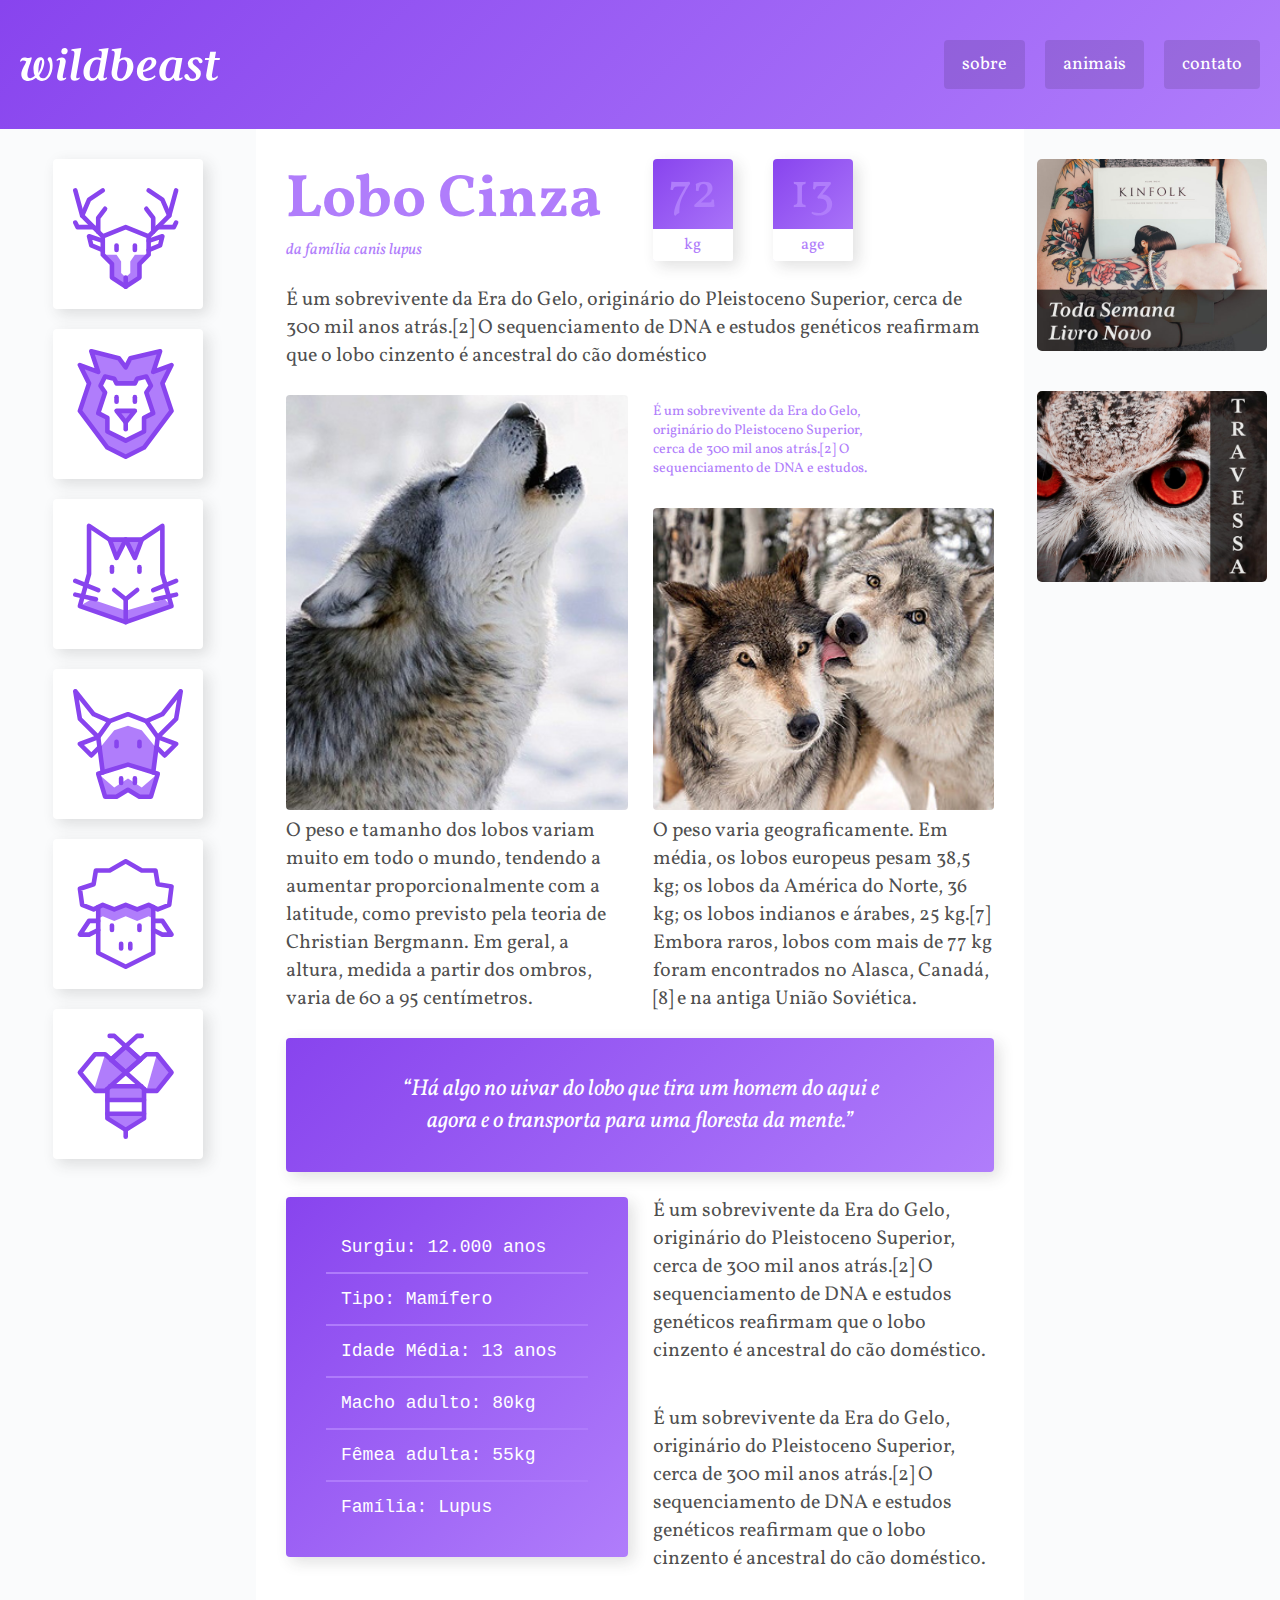
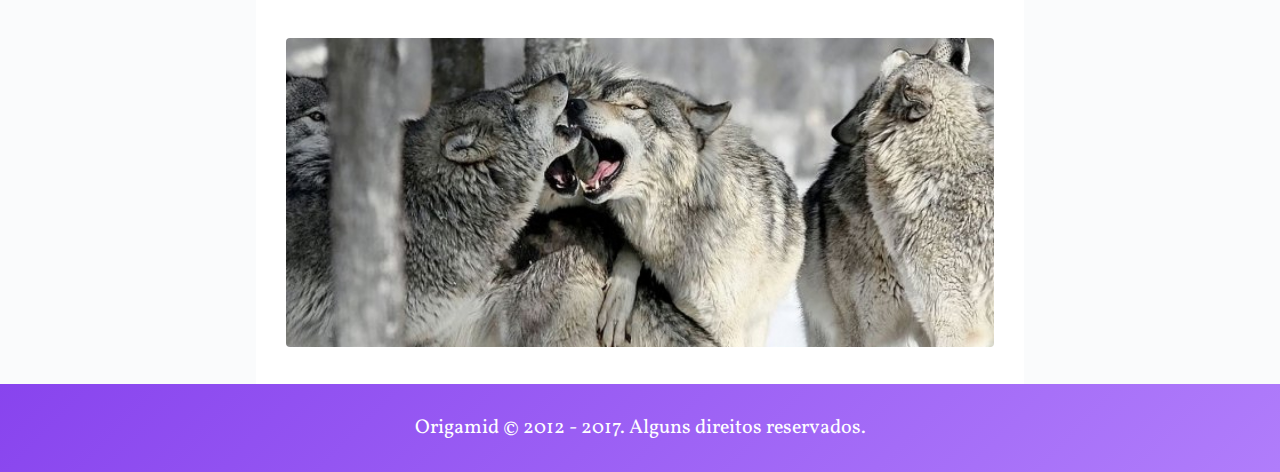
<file: Projeto WildBeast/index.html>
<!DOCTYPE html>
<html lang="pt-BR">
<head>
    <meta charset="UTF-8">
    <meta http-equiv="X-UA-Compatible" content="IE=edge">
    <meta name="viewport" content="width=device-width, initial-scale=1.0">
    <link rel="stylesheet" href="./css/style.css">
    <link rel="preconnect" href="https://fonts.googleapis.com">
    <link rel="preconnect" href="https://fonts.gstatic.com" crossorigin>
    <link href="https://fonts.googleapis.com/css2?family=Vollkorn:ital,wght@0,400;0,700;1,400&display=swap" rel="stylesheet">
    <title>Wildbeast - Projeto CSS Grid Layout - Guia Completo - display: grid;</title>
</head>
<body>
    <header>
        <img src="./img/wildbeast.svg" alt="LOGO">
        <nav>
            <ul>
                <li><a href="#">sobre</a></li>
                <li><a href="#">animais</a></li>
                <li><a href="#">contato</a></li>
            </ul>
        </nav>
    </header>
    <main>
        <section class="animais">
            <img src="./img/icones/cervo.svg" alt="">
            <img src="./img/icones/leao.svg" alt="">
            <img src="./img/icones/gato.svg" alt="">
            <img src="./img/icones/vaca.svg" alt="">
            <img src="./img/icones/ovelha.svg" alt="">
            <img src="./img/icones/abelha.svg" alt="">
        </section>
        <section class="conteudo">
            <h1>Lobo Cinza</h1>
            <span>da família canis lupus</span>
            <div class="informacoes">
                <div class="kg">
                    <span class="numero">72</span>
                    <span class="bg">kg</span>
                </div>
                <div class="age">
                    <span class="numero">13</span>
                    <span class="bg">age</span>
                </div>
            </div>
            <p>É um sobrevivente da Era do Gelo, originário do Pleistoceno Superior, cerca de 300 mil anos atrás.[2] O sequenciamento de DNA e estudos genéticos reafirmam que o lobo cinzento é ancestral do cão doméstico</p>
            <div class="lobo1"> 
                <img src="./img/wolf1.jpg" alt="">
                <p>O peso e tamanho dos lobos variam muito em todo o mundo, tendendo a aumentar proporcionalmente com a latitude, como previsto pela teoria de Christian Bergmann. Em geral, a altura, medida a partir dos ombros, varia de 60 a 95 centímetros.</p>
            </div>
            <div class="lobo2">
                <span>
                    É um sobrevivente da Era do Gelo, originário do Pleistoceno Superior, cerca de 300 mil anos atrás.[2] O sequenciamento de DNA e estudos.
                </span>
                <img src="./img/wolf2.jpg" alt="">
                <p>O peso varia geograficamente. Em média, os lobos europeus pesam 38,5 kg; os lobos da América do Norte, 36 kg; os lobos indianos e árabes, 25 kg.[7] Embora raros, lobos com mais de 77 kg foram encontrados no Alasca, Canadá,[8] e na antiga União Soviética.</p>
            </div>
            <div class="frase">
                <p>“Há algo no uivar do lobo que tira um homem do aqui e agora e o transporta para uma floresta da mente.”</p>
            </div>
            <div class="descricao-lobo">
                <ul>
                    <li>Surgiu: 12.000 anos</li>
                    <li>Tipo: Mamífero</li>
                    <li>Idade Média: 13 anos</li>
                    <li>Macho adulto: 80kg</li>
                    <li>Fêmea adulta: 55kg</li>
                    <li>Família: Lupus</li>
                </ul>
            </div>
            <div class="informacao-lobo">
                <p>É um sobrevivente da Era do Gelo, originário do Pleistoceno Superior, cerca de 300 mil anos atrás.[2] O sequenciamento de DNA e estudos genéticos reafirmam que o lobo cinzento é ancestral do cão doméstico.</p>
                <p>É um sobrevivente da Era do Gelo, originário do Pleistoceno Superior, cerca de 300 mil anos atrás.[2] O sequenciamento de DNA e estudos genéticos reafirmam que o lobo cinzento é ancestral do cão doméstico.</p>
            </div>
            <div class="lobo3">
                <img src="./img/wolf3.jpg" alt="">
            </div>
        </section>
        <section class="anuncios">
            <img src="./img/anuncio-1.jpg" alt="">
            <img src="./img/anuncio-2.jpg" alt="">
        </section>
    </main>

    <footer>
        <p>Origamid © 2012 - 2017. Alguns direitos reservados.</p>
    </footer>
</body>
</html>
</file>
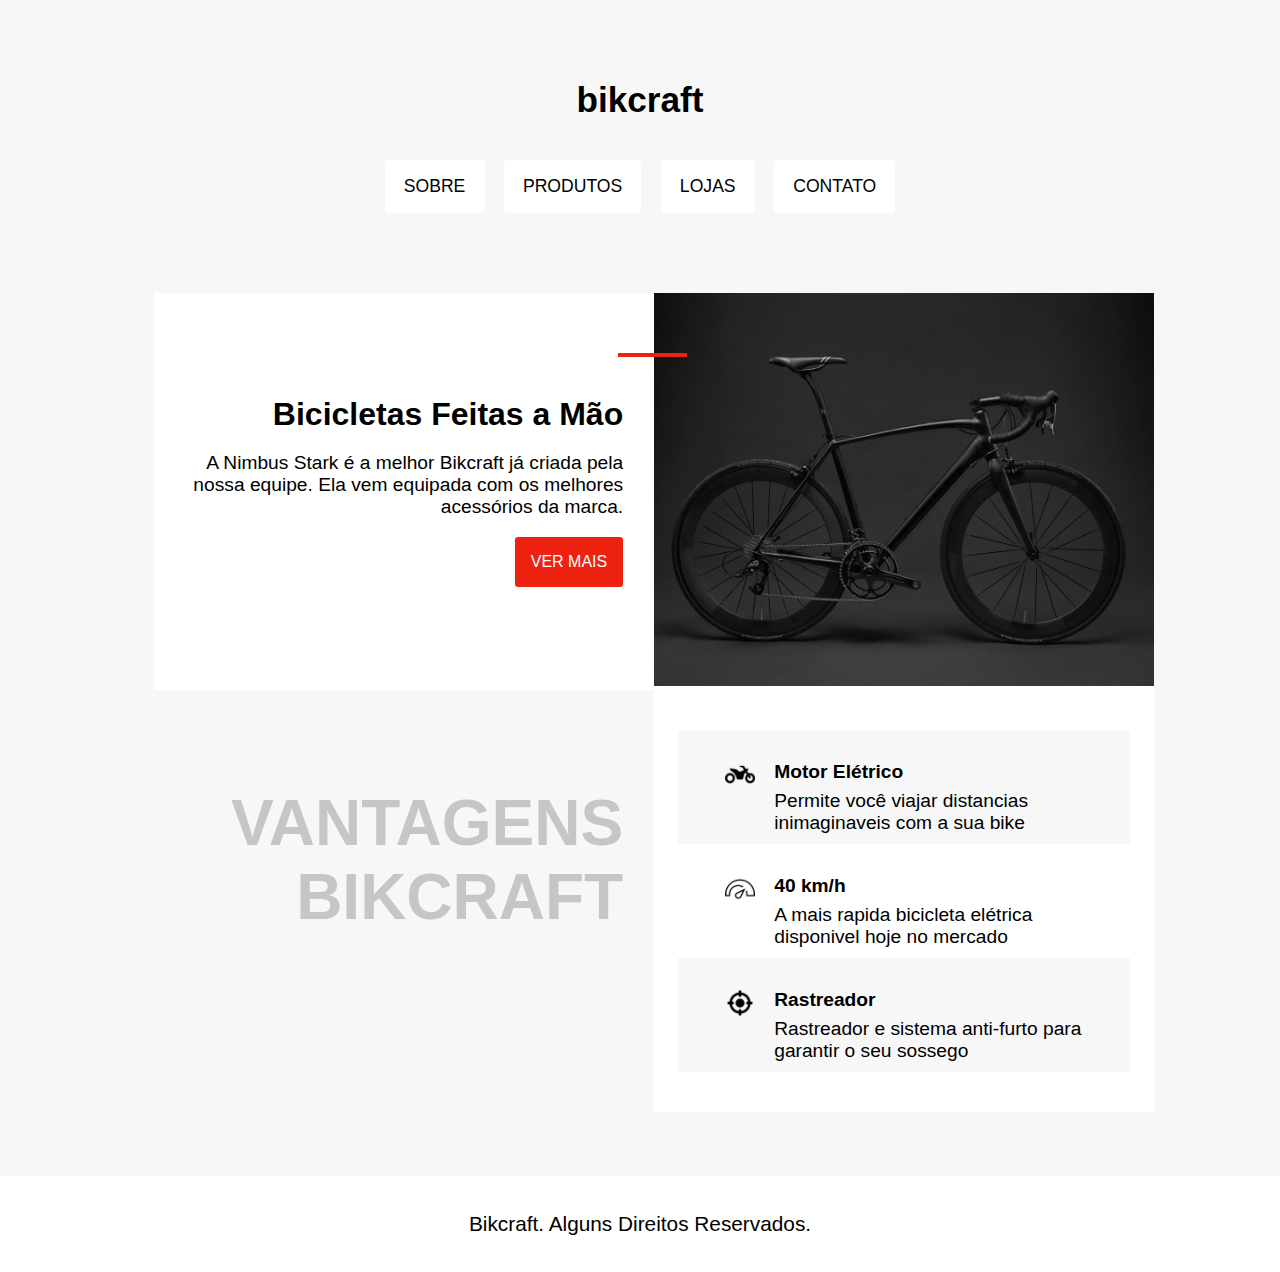
<file: ProjetoBikeCraft/index.html>
<!DOCTYPE html>
<html lang="pt-BR">
<head>
    <meta charset="UTF-8">
    <meta http-equiv="X-UA-Compatible" content="IE=edge">
    <meta name="viewport" content="width=device-width, initial-scale=1.0">
    <link rel="stylesheet" href="./css/style.css">
    <title>Bikcraft</title>
</head>
<body>
    <header>
        <nav>
            <h1>bikcraft</h1>
            <ul>
                <li><a href="#">SOBRE</a></li>
                <li><a href="#">PRODUTOS</a></li>
                <li><a href="#">LOJAS</a></li>
                <li><a href="#">CONTATO</a></li>
            </ul>
        </nav>
    </header>
   <main>
        <div id="grid">
            <div class="info">
                <h1>Bicicletas Feitas a Mão</h1>
                <p>A Nimbus Stark é a melhor Bikcraft já criada pela nossa equipe. Ela vem equipada com os melhores acessórios da marca.</p>
                <a href="#">VER MAIS</a>
            </div>
            <div class="bike">
                <img src="./img/bikcraft.jpg" alt="Nimbus Stark">
            </div>
            <div class="vantagem">
                <h1>VANTAGENS BIKCRAFT</h1>
            </div>
            <div class="vantagens"> 
                <div class="motor">
                    <img src="./img/moto.png" alt="Icone" >
                    <h2>Motor Elétrico</h2>
                    <p>Permite você viajar distancias inimaginaveis com a sua bike</p>
                </div>
                <div class="velocidade">
                    <img src="./img/velocimetro.png" alt="Icone" class="teste">
                    <h2>40 km/h</h2>
                    <p>A mais rapida bicicleta elétrica disponivel hoje no mercado</p>
                </div>
                <div class="rastreador">
                    <img src="./img/rastreador.png" alt="Icone">
                    <h2>Rastreador</h2>
                    <p>Rastreador e sistema anti-furto para garantir o seu sossego</p>
                </div>
            </div>
        </div>
   </main>
   <footer>
    <p>Bikcraft. Alguns Direitos Reservados.</p>
   </footer>
</body>
</html>
</file>
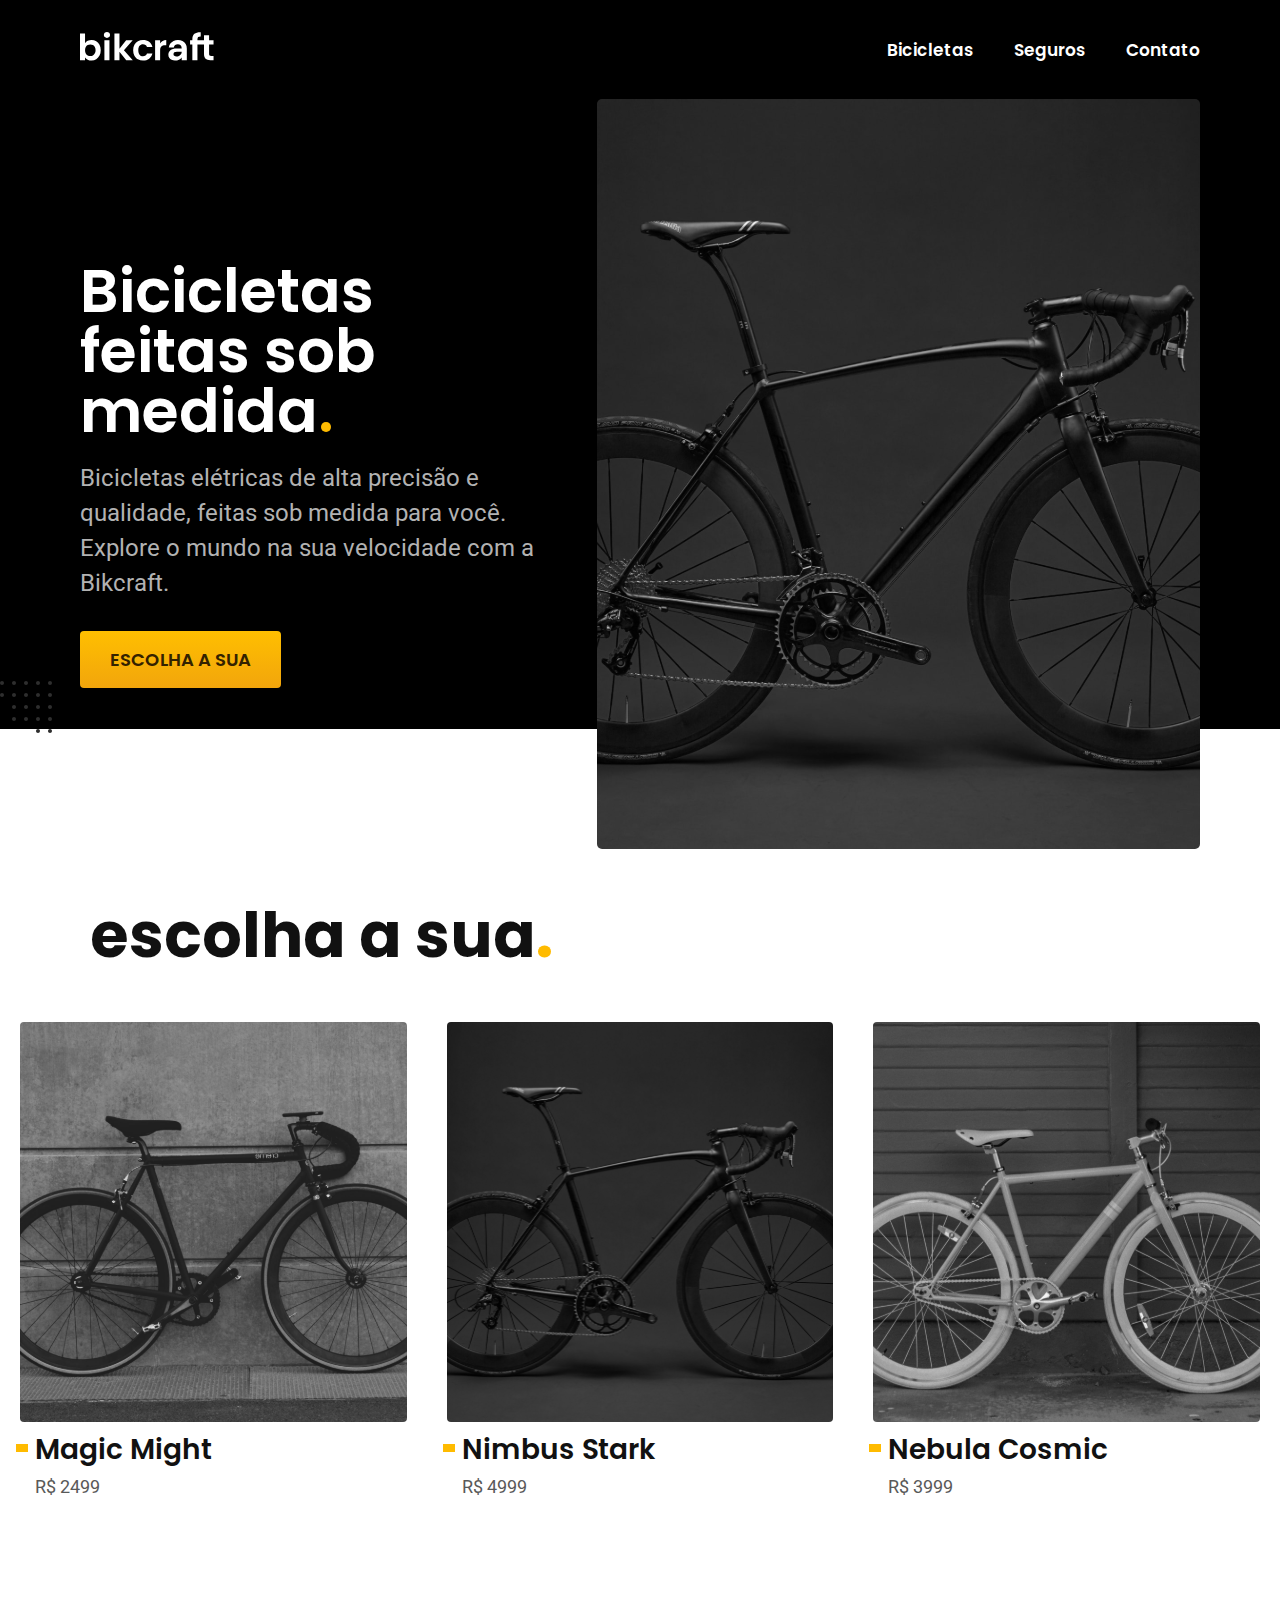
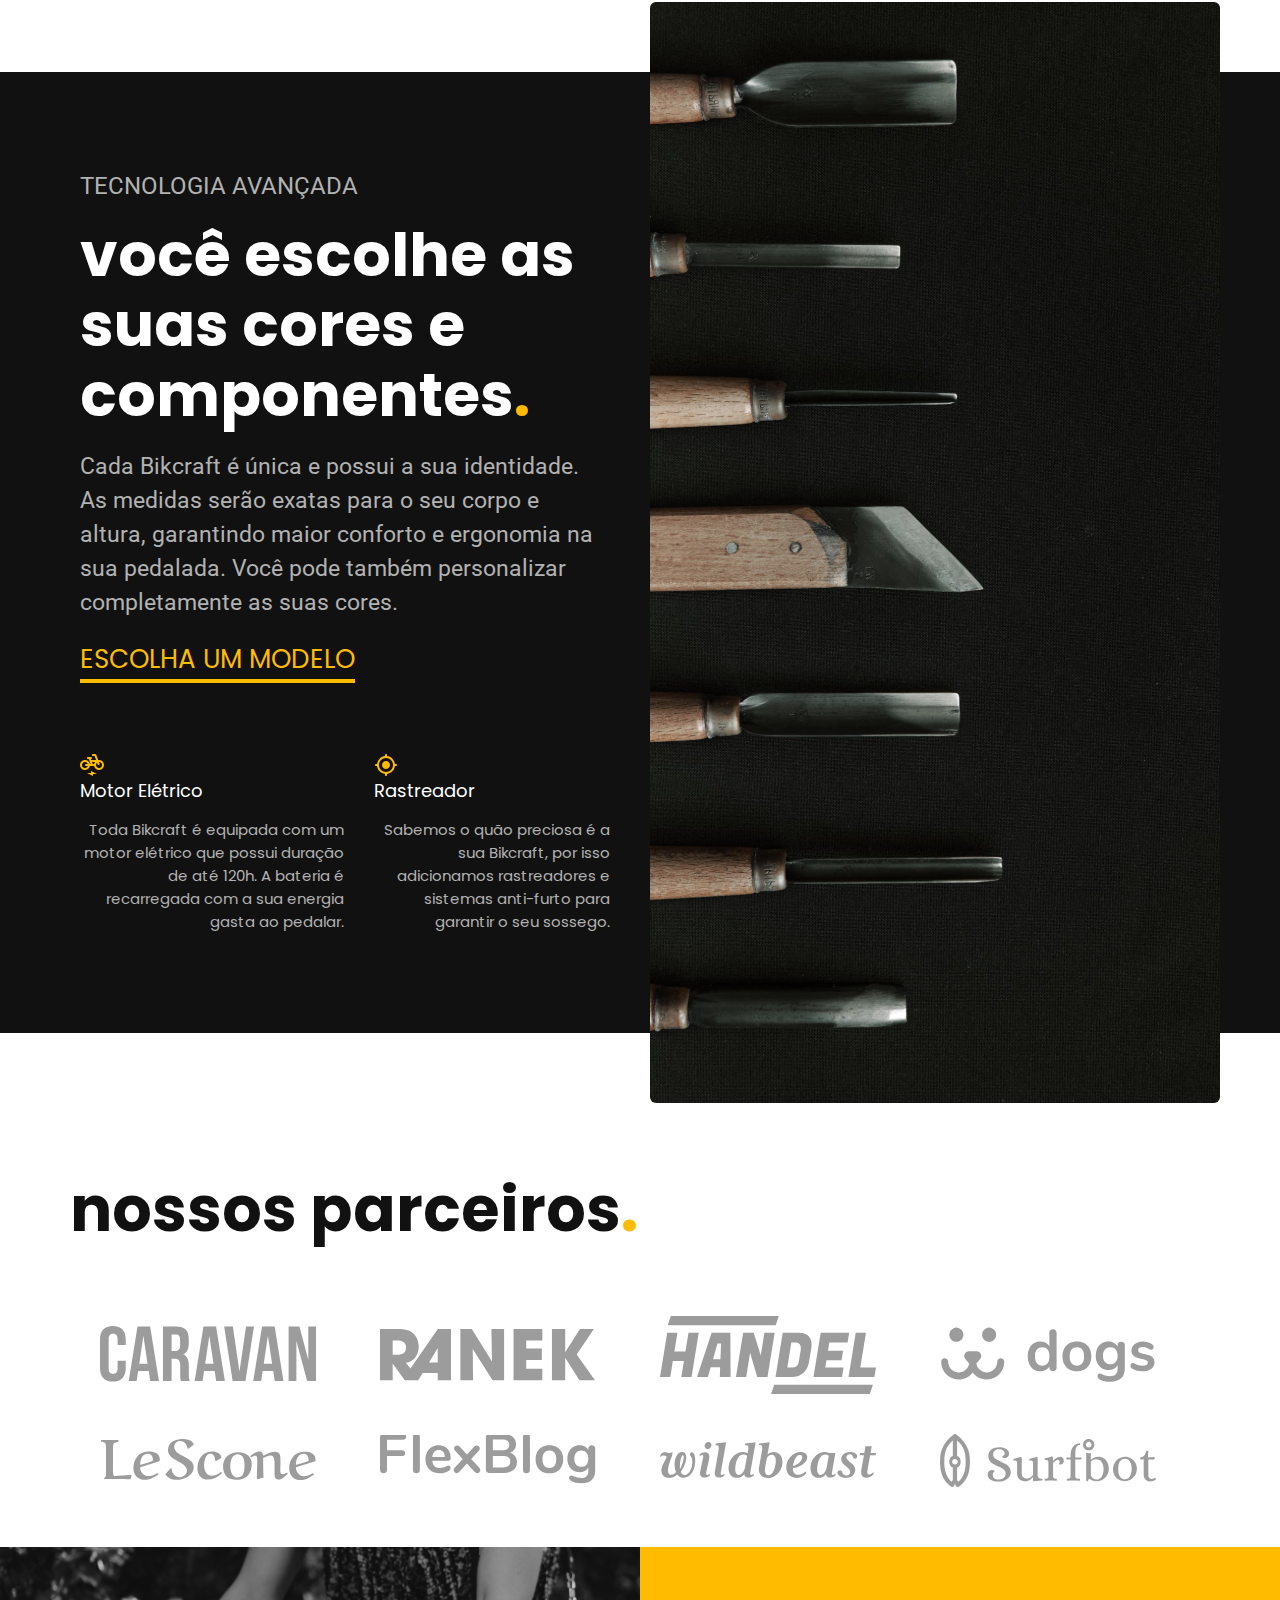
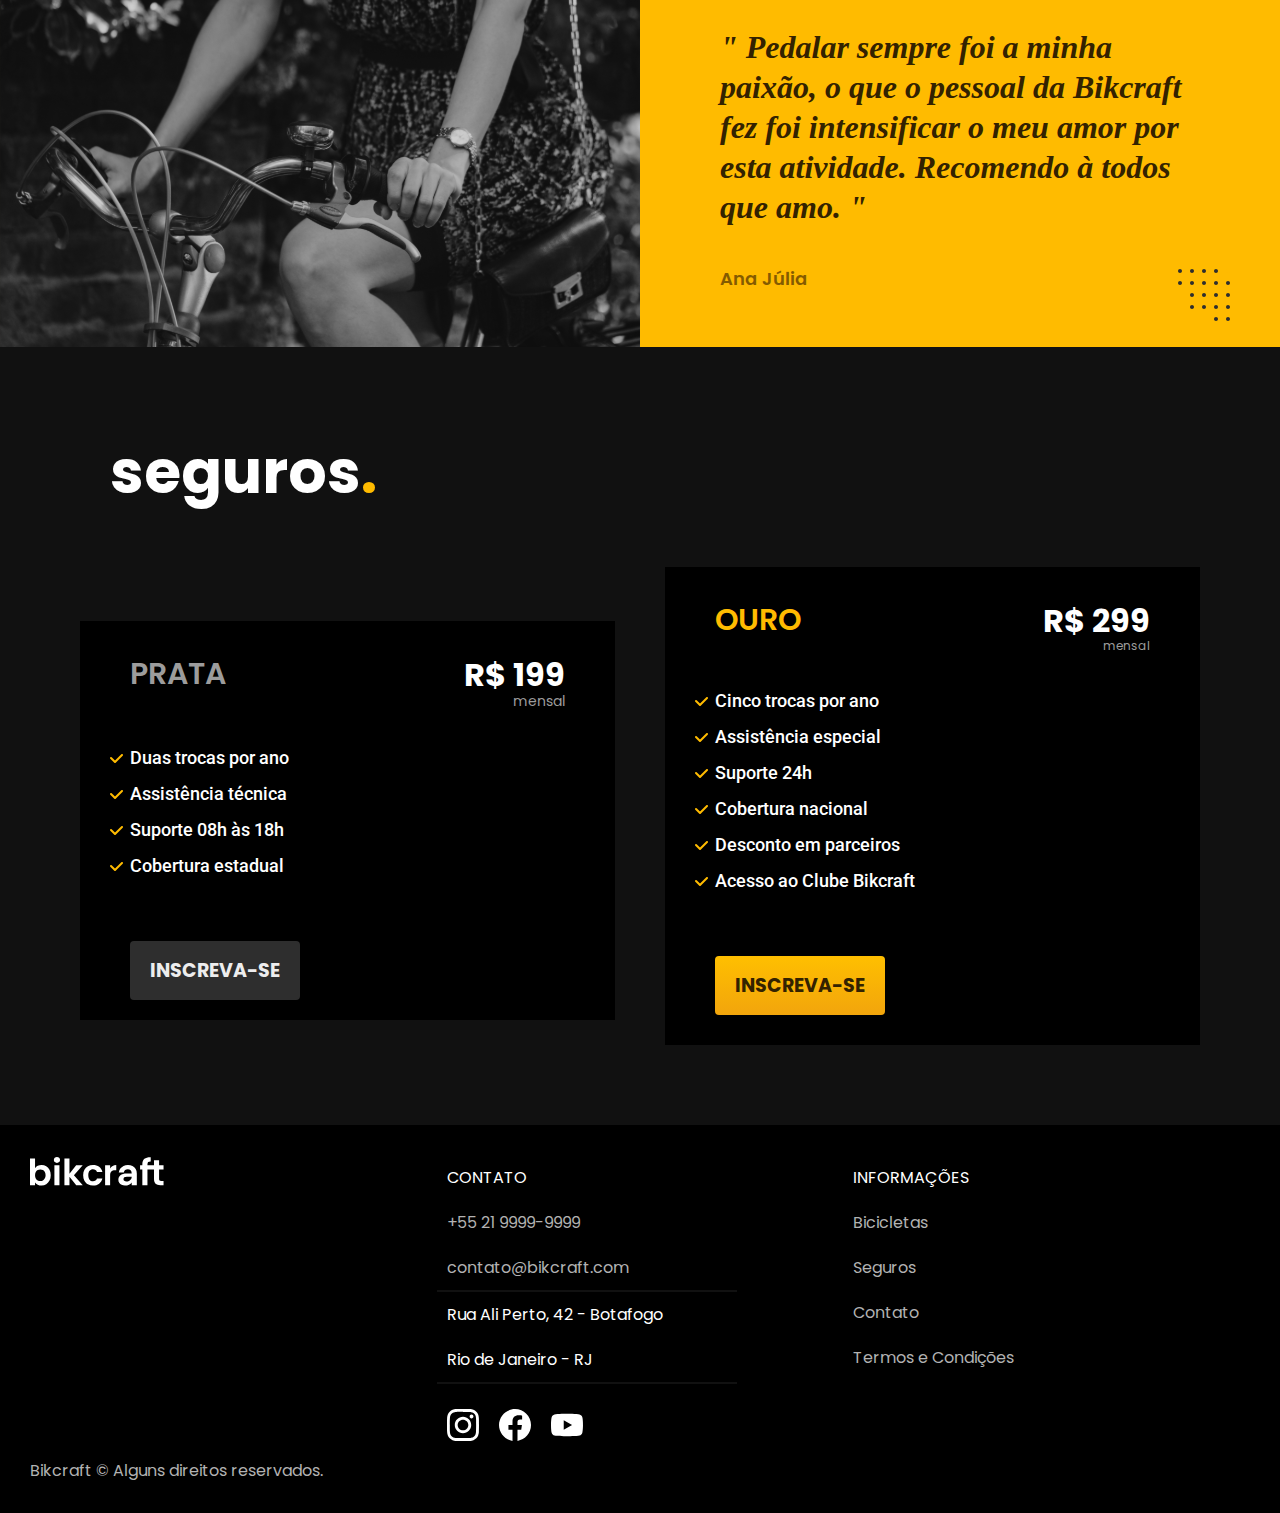
<file: ProjetoFinal/index.html>
<!DOCTYPE html>
<html lang="pt-BR">
<head>
    <meta charset="UTF-8">
    <meta http-equiv="X-UA-Compatible" content="IE=edge">
    <meta name="viewport" content="width=device-width, initial-scale=1.0">
    <link rel="preconnect" href="https://fonts.googleapis.com">
    <link rel="preconnect" href="https://fonts.gstatic.com" crossorigin>
    <link href="https://fonts.googleapis.com/css2?family=Roboto:wght@400;700&display=swap" rel="stylesheet">
    <link href="https://fonts.googleapis.com/css2?family=Poppins:wght@400;600;700&display=swap" rel="stylesheet">
    <link rel="shortcut icon" href="./img/favicon.svg" type="image/x-icon">   
    <link rel="stylesheet" href="./css/style.css">
    <title>Bikcraft - Bicicletas Elétricas</title>
    <meta name="description" content="Bicicletas elétricas de alta precisão e qualidade, feitas sob medida para o cliente. Explore o mundo na sua velocidade com a Bikcraft.">
</head>
<body>
    <header>
        <a href="./index.html"><img src="./img/bikcraft 1.svg" alt="logo"></a>
        <nav>
            <ul>
                <li><a href="./bicicletas.html">Bicicletas</a></li>
                <li><a href="./seguros.html">Seguros</a></li>
                <li><a href="./contato.html">Contato</a></li>
            </ul>
        </nav>
    </header>
    <main>
        <div class="informacoes">
            <h1>Bicicletas feitas sob medida<span>.</span></h1>
            <h2>Bicicletas elétricas de alta precisão e qualidade, feitas sob medida para você. Explore o mundo na sua velocidade com a Bikcraft.</h2>
            <a href="./bicicletas.html">Escolha a sua</a>
        </div>
        <img src="./img/bicicleta1 1.svg" alt="Bicicleta">
    </main>
    <section class="bicicletas">
        <h1 class="titulo">escolha a sua<span>.</span></h1>
        <div class="bicicleta1">
            <a href="./magic.html"><img src="./img/bicicleta2.svg" alt="Bicicleta"></a>
            <h1>Magic Might</h1>
            <h2>R$ 2499</h2>
        </div>
        <div class="bicicleta2">
            <a href="./nimbus.html"><img src="./img/bicicleta1 1.svg" alt="Bicicleta"></a>
            <h1>Nimbus Stark</h1>
            <h2>R$ 4999</h2>
        </div>
        <div class="bicicleta3">
             <a href="./nebula.html"><img src="./img/bicicleta3.svg" alt="Bicicleta"></a>
            <h1>Nebula Cosmic</h1>
            <h2>R$ 3999</h2>
        </div>
    </section>
    <section class="tecnologia">
        <div class="informacoes">
        <h2>TECNOLOGIA AVANÇADA</h2>
        <h1>você escolhe as suas cores e componentes<span>.</span></h1>
        <h3>Cada Bikcraft é única e possui a sua identidade. As medidas serão exatas para o seu corpo e altura, garantindo maior conforto e ergonomia na sua pedalada. Você pode também personalizar completamente as suas cores.</h3>
        <a href="./bicicletas.html">ESCOLHA UM MODELO</a>
        <div class="modelos">
            <div class="motor">
                <h1>Motor Elétrico</h1>
                <p>Toda Bikcraft é equipada com um motor elétrico que possui duração de até 120h. A bateria é recarregada com a sua energia gasta ao pedalar.</p>
            </div>
            <div class="rastreador">
                <h1>Rastreador</h1>
                <p>Sabemos o quão preciosa é a sua Bikcraft, por isso adicionamos rastreadores e sistemas anti-furto para garantir o seu sossego.</p>
            </div>
            </div>
        </div>
        <img src="./img/diferencial.svg" alt="">
    </section>
    <section class="parceiros">
        <h1>nossos parceiros<span>.</span></h1>
        <div class="lista-parceiros">
            <img src="./img/caravan.svg" alt="caravan">
            <img src="./img/ranek.svg" alt="renek">
            <img src="./img/handel.svg" alt="handel">
            <img src="./img/dogs.svg" alt="dogs">
            <img src="./img/lescone.svg" alt="lescone" class="borda">
            <img src="./img/flexblog.svg" alt="flexblog" class="borda">
            <img src="./img/wildbeast.svg" alt="wildbeast" class="borda">
            <img src="./img/surfbot.svg" alt="surfbot" class="borda">
        </div>
    </section>
    <section class="feedback">
        <div class="foto">
            <img src="./img/depoimento.svg" alt="foto bicicleta">
        </div>
        <div class="depoimento">
            <h1>" Pedalar sempre foi a minha paixão, o que o pessoal da Bikcraft fez foi intensificar o meu amor por esta atividade. Recomendo à todos que amo. "</h1>
            <p>Ana Júlia</p>
        </div>
    </section>
    <section class="seguros">
        <h1>seguros<span>.</span></h1>
        <div class="prata">
            <div class="topo">
                <h1>PRATA</h1>
                <h2>R$ 199</h2>
                <p>mensal</p>
            </div>
            <div class="corpo">
                <h3>Duas trocas por ano</h3>
                <h3>Assistência técnica</h3>
                <h3>Suporte 08h às 18h</h3>
                <h3>Cobertura estadual</h3>
                <a href="#">INSCREVA-SE</a>
            </div>
        </div>
        <div class="ouro">
            <div class="topo">
                <h1>OURO</h1>
                <h2>R$ 299</h2>
                <p>mensal</p>
            </div>
            <div class="corpo">
                <h3>Cinco trocas por ano</h3>
                <h3>Assistência especial</h3>
                <h3>Suporte 24h</h3>
                <h3>Cobertura nacional</h3>
                <h3>Desconto em parceiros</h3>
                <h3>Acesso ao Clube Bikcraft</h3>
                <a href="#">INSCREVA-SE</a>
            </div>
        </div>
    </section>
    <footer>
        <img src="./img/bikcraft 1.svg" alt="logo">
        <ul>
            <li>CONTATO</li>
            <li><a href="#">+55 21 9999-9999</a></li>
            <li><a href="#">contato@bikcraft.com</a></li>
            <hr>
            <li>Rua Ali Perto, 42 - Botafogo</li>
            <li>Rio de Janeiro - RJ</li>
            <hr>
            <div class="sociais">
                <li><a href="#"><img src="./img/instagram.svg" alt="instagram"></a></li>
                <li><a href="#"><img src="./img/facebook.svg" alt="facebook"></a></li>
                <li><a href="#"><img src="./img/youtube.svg" alt="youtube"></a></li>
            </div>
        </ul>
        <ul>
            <li>INFORMAÇÕES</li>
            <li><a href="./bicicletas.html">Bicicletas</a></li>
            <li><a href="./seguros.html">Seguros</a></li>
            <li><a href="./contato.html">Contato</a></li>
            <li><a href="./termos.html">Termos e Condições</a></li>
        </ul>
        <p>Bikcraft © Alguns direitos reservados.</p>
    </footer>
</body>
</html>
</file>
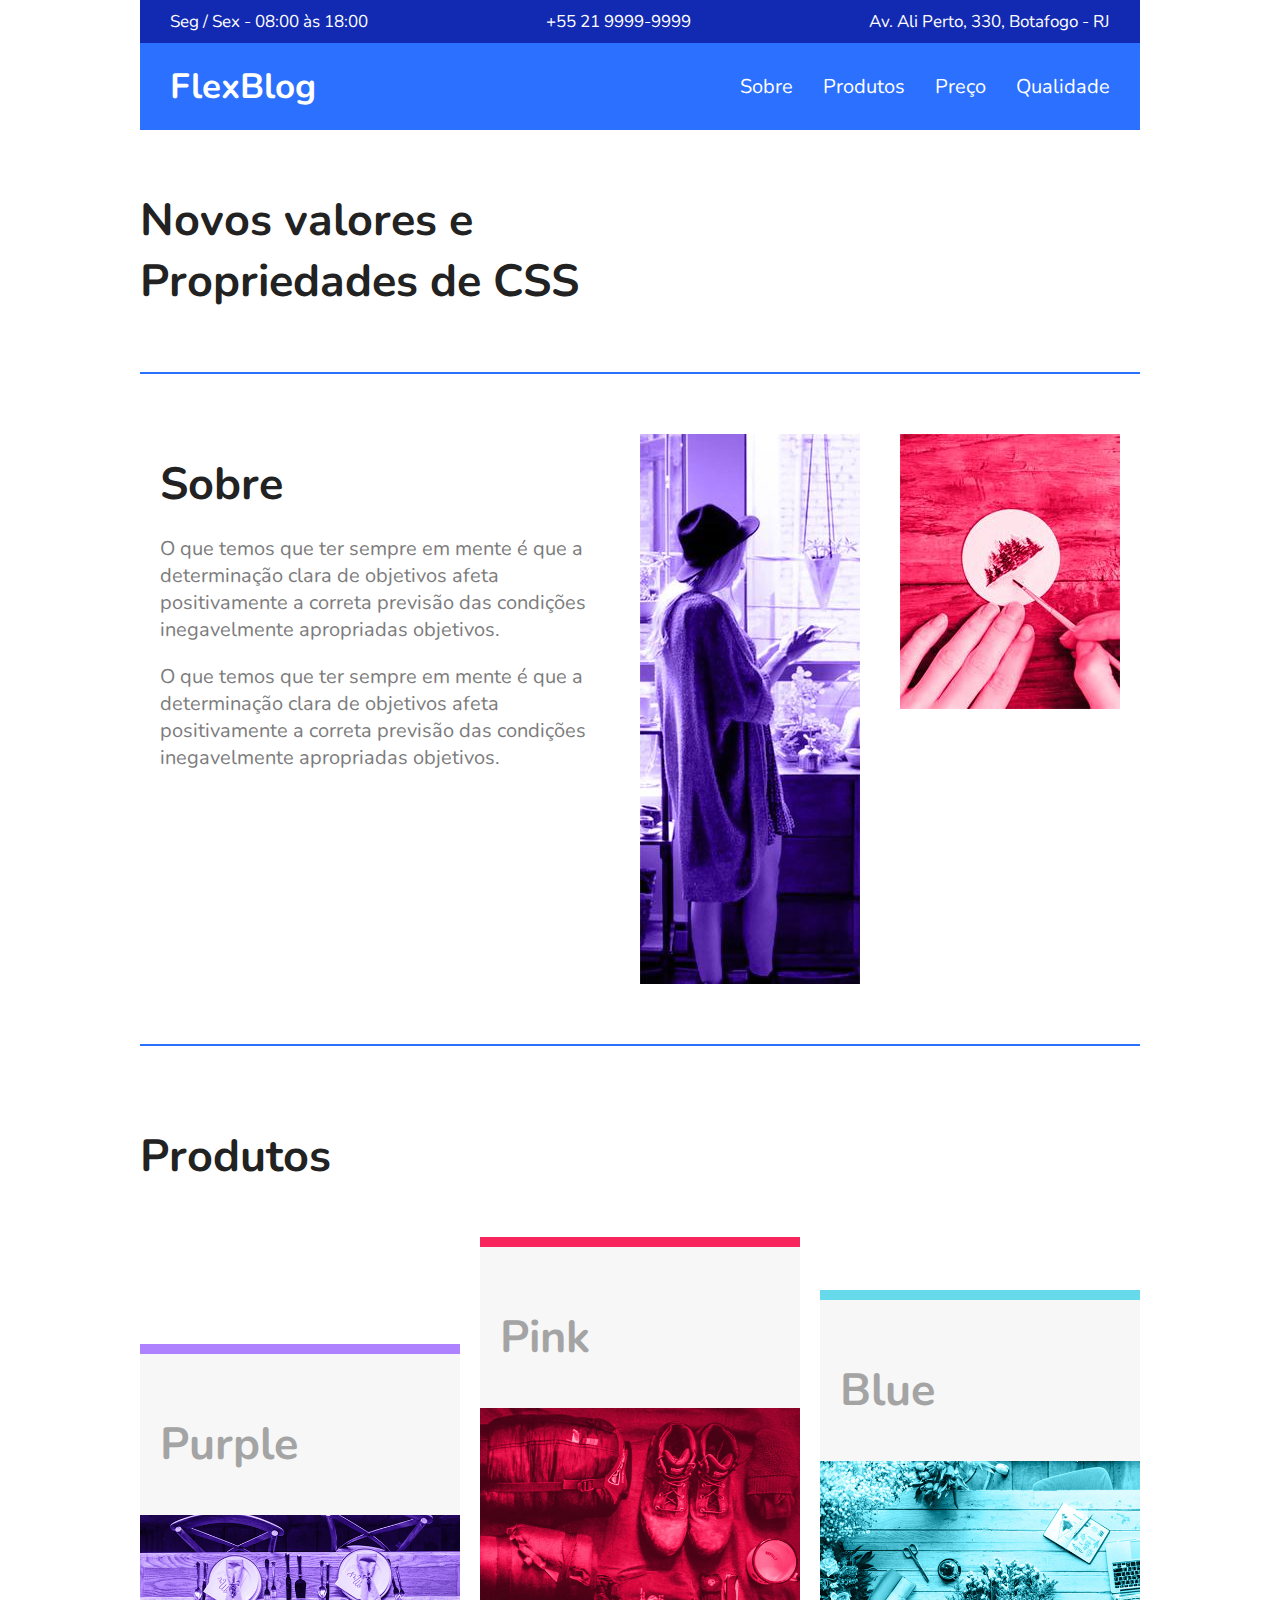
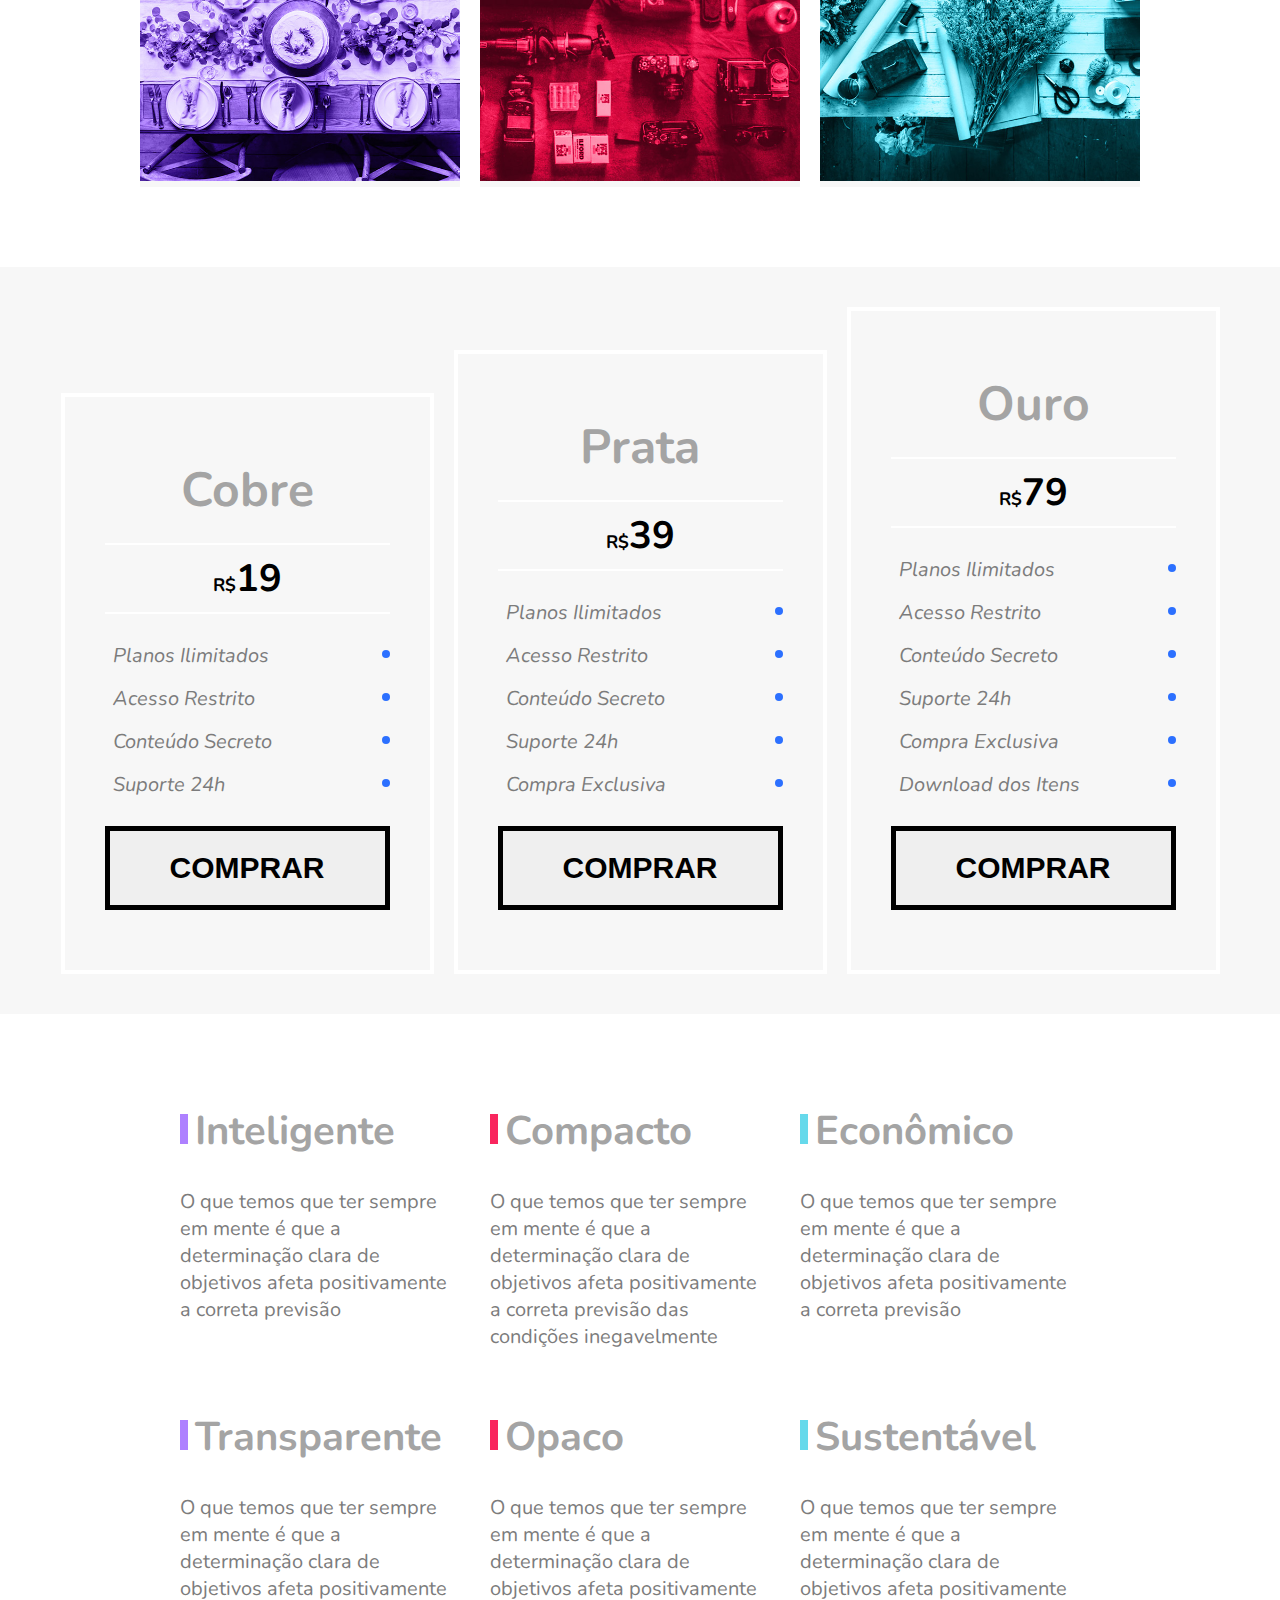
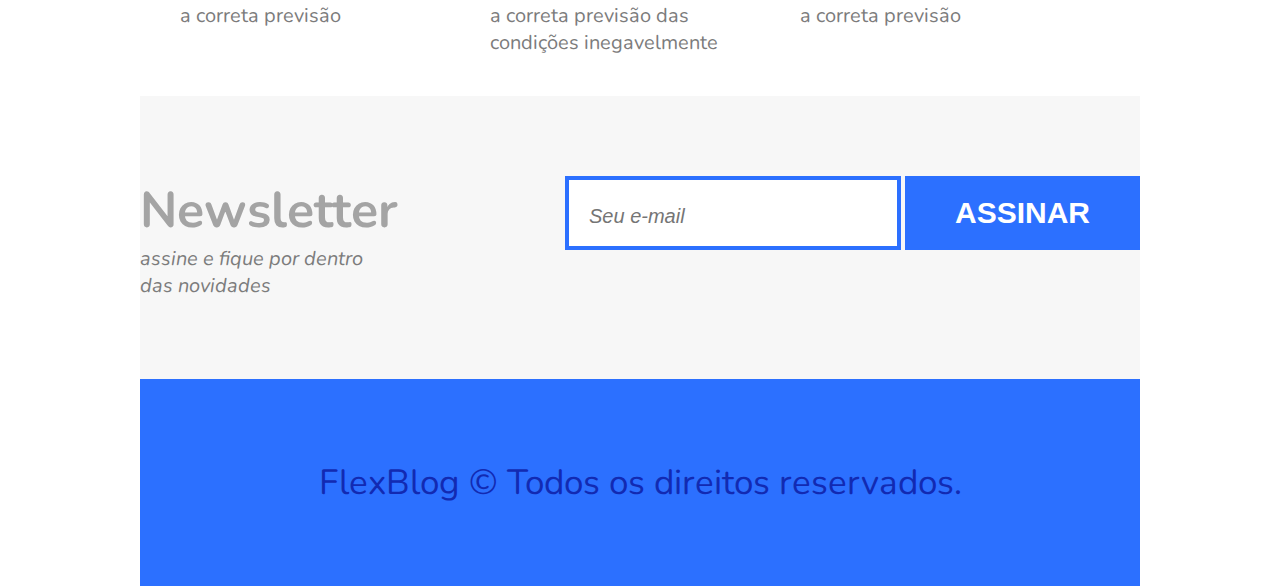
<file: ProjetoFlexBlog/index.html>
<!DOCTYPE html>
<html lang="pt-BR">
<head>
    <meta charset="UTF-8">
    <meta http-equiv="X-UA-Compatible" content="IE=edge">
    <meta name="viewport" content="width=device-width, initial-scale=1.0">
    <link rel="preconnect" href="https://fonts.googleapis.com">
    <link rel="preconnect" href="https://fonts.gstatic.com" crossorigin>
    <link href="https://fonts.googleapis.com/css2?family=Nunito:ital,wght@0,400;0,700;1,400&display=swap" rel="stylesheet">
    <link rel="stylesheet" href="./css/style.css">
    <title>FlexBlog</title>
</head>
<body>
    <header>
        <div class="informacoes">
            <span>Seg / Sex - 08:00 às 18:00</span>
            <a href="#">+55 21 9999-9999</a>
            <span>Av. Ali Perto, 330, Botafogo - RJ</span>
        </div>
        <nav>
            <a href="#">FlexBlog</a>
            <div class="menu">
                <a href="#sobre">Sobre</a>
                <a href="#produtos">Produtos</a>
                <a href="#preco">Preço</a>
                <a href="#qualidade">Qualidade</a>
            </div>
        </nav>
    </header>
    <main>
        <h1>Novos valores e Propriedades de CSS</h1>
        <div class="sobre" id="sobre">
            <div class="texto">
                <h1>Sobre</h1>
                <p>O que temos que ter sempre em mente é que a determinação clara de objetivos afeta positivamente a correta previsão das condições inegavelmente apropriadas objetivos.</p>
                <p>O que temos que ter sempre em mente é que a determinação clara de objetivos afeta positivamente a correta previsão das condições inegavelmente apropriadas objetivos.</p>
            </div>
                <div class="imagens">
                <img src="./img/sobre1.jpg" alt="">
                <img src="./img/sobre2.jpg" alt="">
            </div>
        </div>
        <div class="produto" id="produtos">
            <h1>Produtos</h1>
            <div class="produtos">
                <div class="produto1">
                    <h1>Purple</h1>
                    <img src="./img/produtos1.jpg" alt="">
                </div>
                <div class="produto2">
                    <h1>Pink</h1>
                    <img src="./img/produtos2.jpg" alt="">
                </div>
                <div class="produto3">
                    <h1>Blue</h1>
                    <img src="./img/produtos3.jpg" alt="">
                </div>
            </div>
        </div>
    </main>

    <section class="ver-planos">
        <div class="planos" id="preco">
            <div class="cobre">
                <h1>Cobre</h1>
                <h2><span>R$</span>19</h2>
                <ul>
                    <li>Planos Ilimitados</li>
                    <li>Acesso Restrito</li>
                    <li>Conteúdo Secreto</li>
                    <li>Suporte 24h</li>
                </ul>
                <button>COMPRAR</button>
            </div>
            <div class="prata">
                <h1>Prata</h1>
                <h2><span>R$</span>39</h2>
                <ul>
                    <li>Planos Ilimitados</li>
                    <li>Acesso Restrito</li>
                    <li>Conteúdo Secreto</li>
                    <li>Suporte 24h</li>
                    <li>Compra Exclusiva</li>
                </ul>
                <button>COMPRAR</button>
            </div>
            <div class="ouro">
                <h1>Ouro</h1>
                <h2><span>R$</span>79</h2>
                <ul>
                    <li>Planos Ilimitados</li>
                    <li>Acesso Restrito</li>
                    <li>Conteúdo Secreto</li>
                    <li>Suporte 24h</li>
                    <li>Compra Exclusiva</li>
                    <li>Download dos Itens</li>
                </ul>
                <button>COMPRAR</button>
            </div>
        </div>
    </section>
    <section class="final" id="qualidade">
        <div class="descricao">
            <div class="inteligente">
                <h1 class="roxo">Inteligente</h1>
                <p>O que temos que ter sempre em mente é que a determinação clara de objetivos afeta positivamente a correta previsão</p>
            </div>
            <div class="compacto">
                <h1 class="rosa">Compacto</h1>
                <p>O que temos que ter sempre em mente é que a determinação clara de objetivos afeta positivamente a correta previsão das condições inegavelmente</p>
            </div>
            <div class="Econômico">
                <h1 class="azul">Econômico</h1>
                <p>O que temos que ter sempre em mente é que a determinação clara de objetivos afeta positivamente a correta previsão</p>
            </div>
            <div class="Transparente">
                <h1 class="roxo">Transparente</h1>
                <p>O que temos que ter sempre em mente é que a determinação clara de objetivos afeta positivamente a correta previsão</p>
            </div>
            <div class="Opaco">
                <h1 class="rosa">Opaco</h1>
                <p>O que temos que ter sempre em mente é que a determinação clara de objetivos afeta positivamente a correta previsão das condições inegavelmente</p>
            </div>
            <div class="Sustentável">
                <h1 class="azul">Sustentável</h1>
                <p>O que temos que ter sempre em mente é que a determinação clara de objetivos afeta positivamente a correta previsão</p>
            </div>
        </div>

        <div class="assinar">
            <div class="news">
                <h1>Newsletter</h1>
                <p>assine e fique por dentro das novidades</p>
            </div>
            <div class="cadastrar">
                <input type="email" name="email" id="email" placeholder="Seu e-mail">
                <button>ASSINAR</button>
            </div>
        </div>
    </section>
    <footer>
        <h3>FlexBlog © Todos os direitos reservados.</h3>
    </footer>
</body>
</html>
</file>
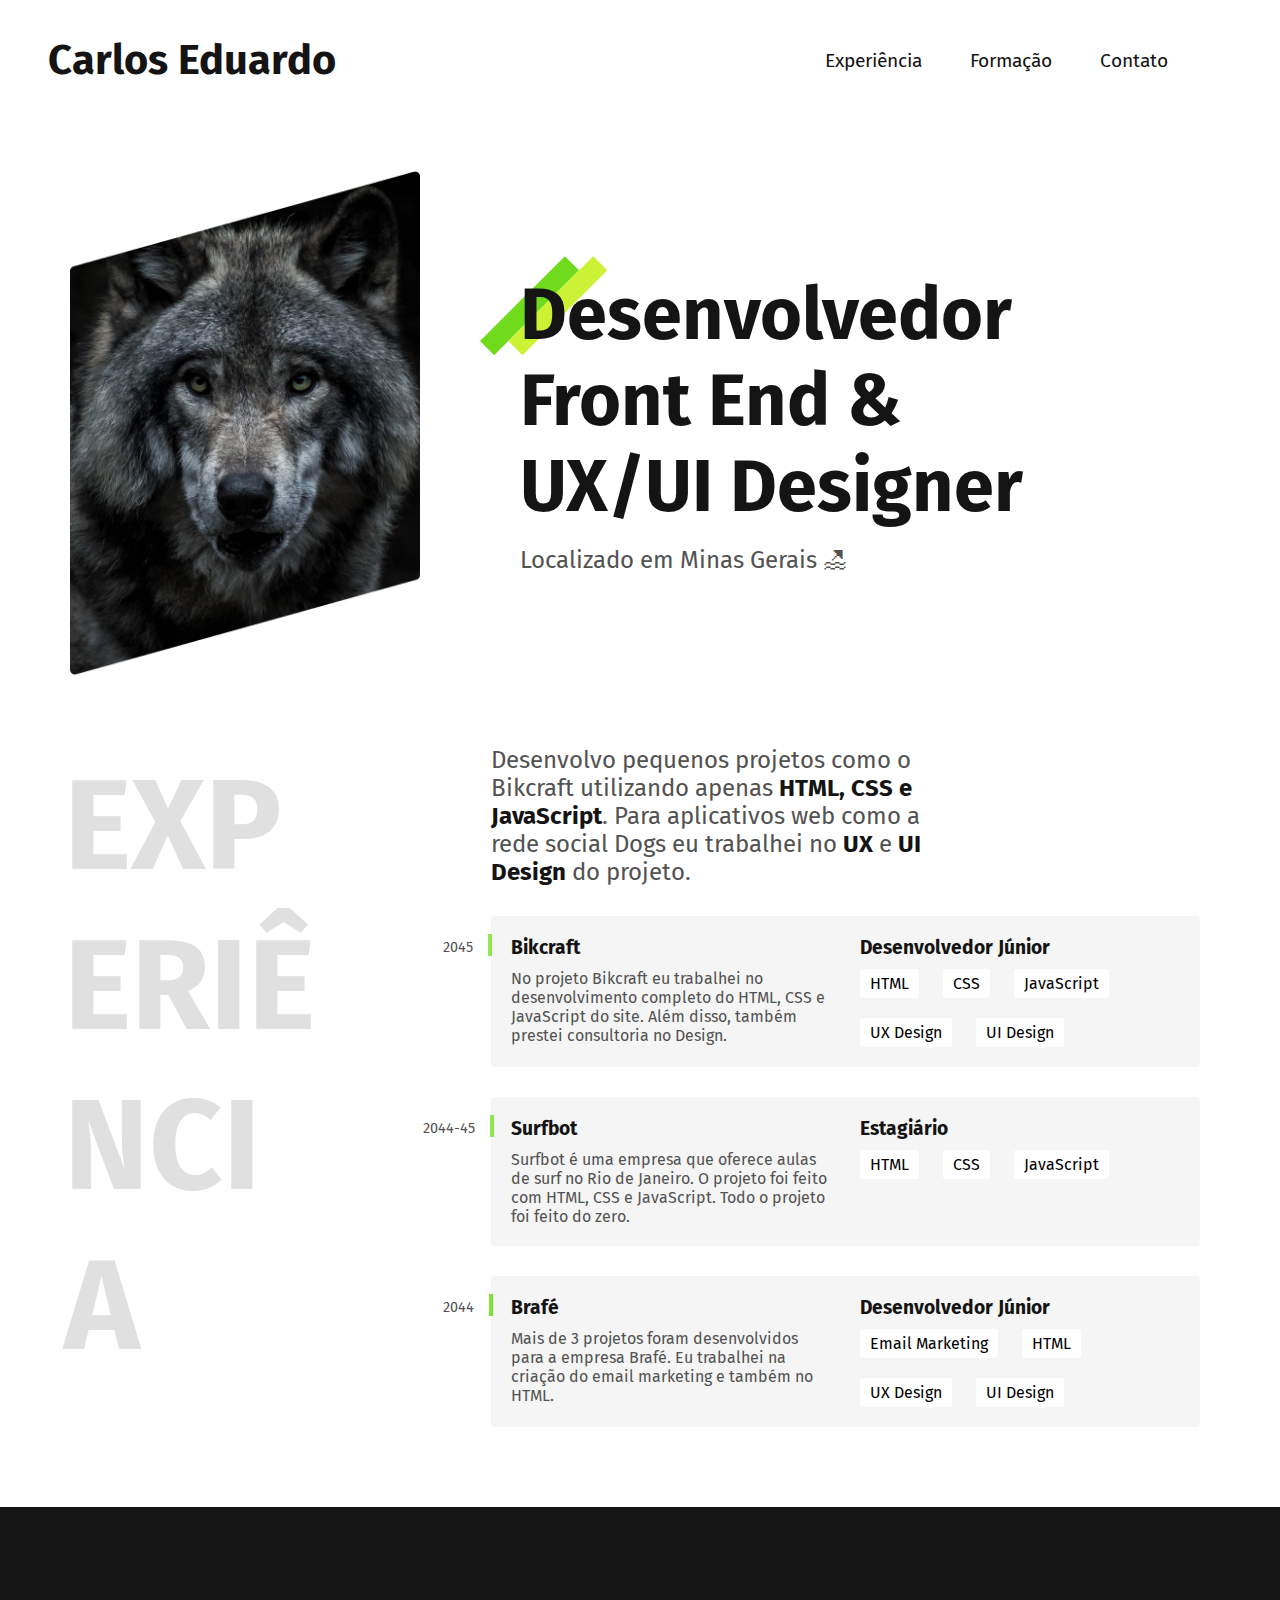
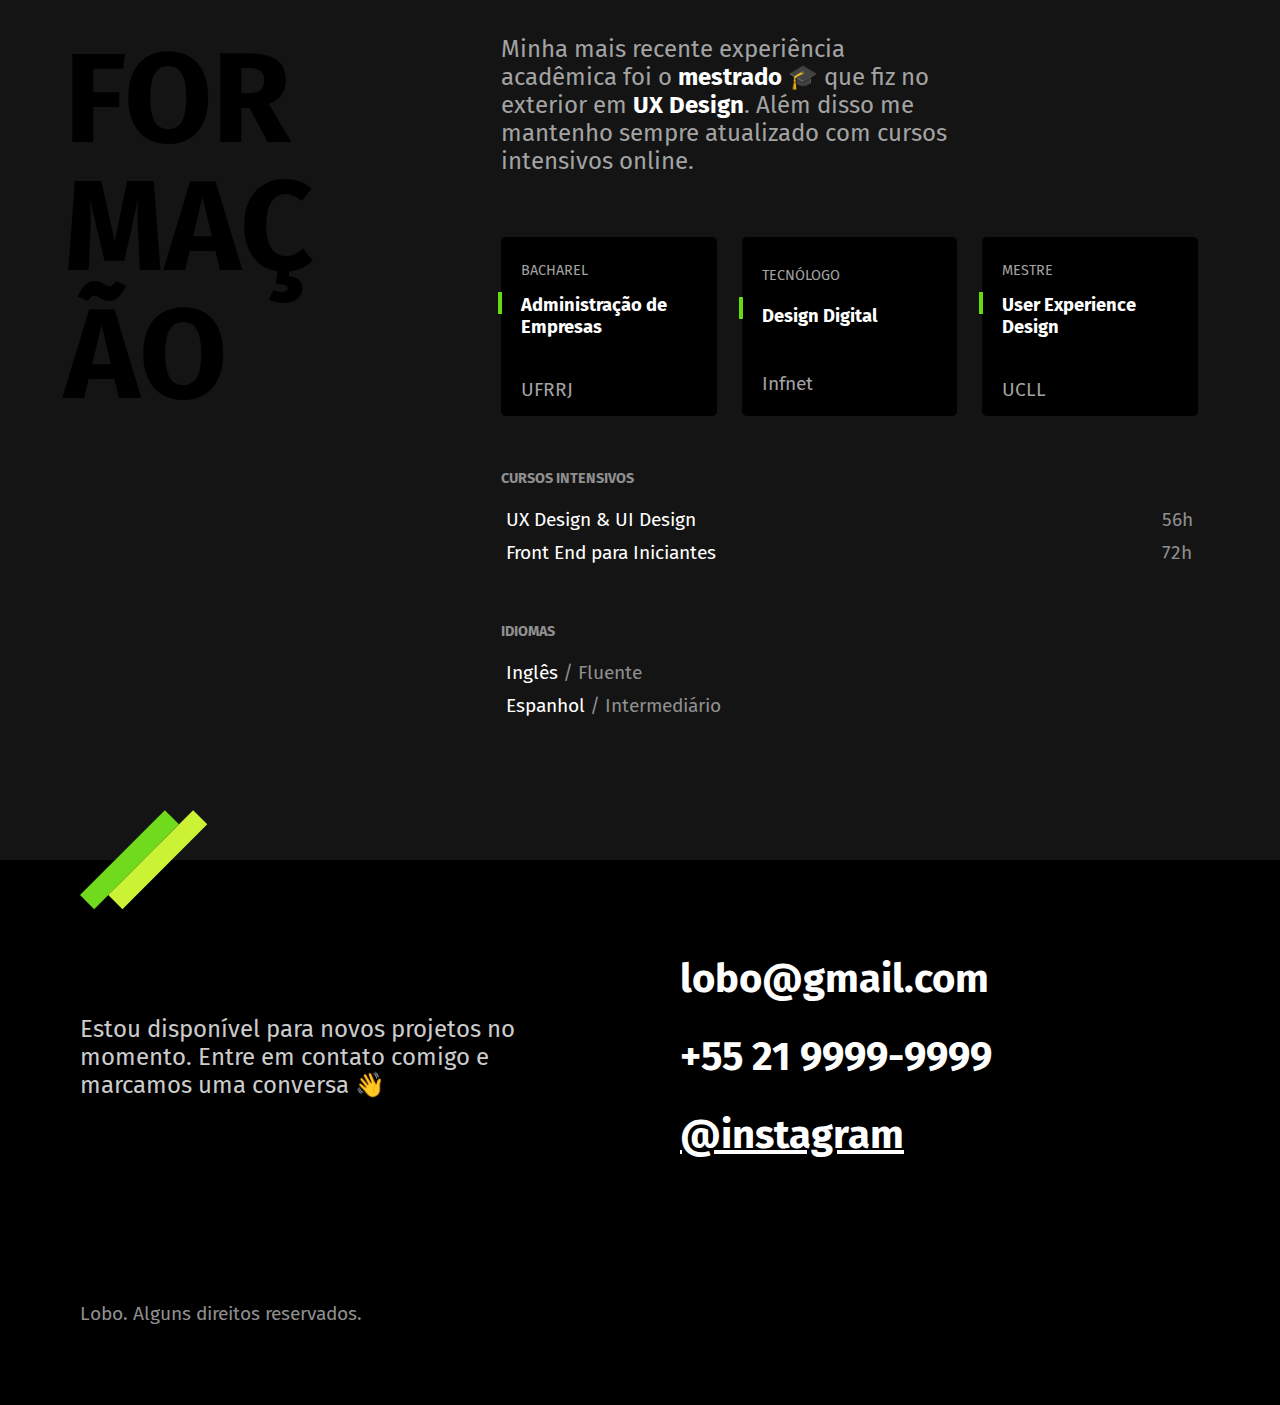
<file: ProjetoPortifolio/index.html>
<!DOCTYPE html>
<html lang="pt-BR">
<head>
    <meta charset="UTF-8">
    <meta http-equiv="X-UA-Compatible" content="IE=edge">
    <meta name="viewport" content="width=device-width, initial-scale=1.0">
    <link rel="stylesheet" href="./css/style.css">
    <link rel="shortcut icon" href="./img/favicon.svg" type="image/x-icon">
    <link href="https://fonts.googleapis.com/css2?family=Fira+Sans:wght@400;700&display=swap" rel="stylesheet">
    <title>Lobo - Desenvolvedor e Designer</title>
</head>
<body>
    <header>
        <nav>
            <h1>Carlos Eduardo</h1>
            <ul>
                <li><a href="#experiencia">Experiência</a></li>
                <li><a href="#formacao">Formação</a></li>
                <li><a href="#footer">Contato</a></li>
            </ul>
        </nav>
    </header>
    <main>
        <section class="introducao">
            <img src="./img/perfil.jpg" alt="Minha foto perfil" class="lobo">
            <div class="sobre">
                <img src="./img/detalhe.svg" alt="">
                <h1>Desenvolvedor Front End & <br> UX/UI Designer</h1>
                <h2>Localizado em Minas Gerais 🏖</h2>
            </div>
        </section>
        <section class="experiencia" id="experiencia">
            <h1 class="titulo">Experiência</h1>
            <h2 class="subtitulo">Desenvolvo pequenos projetos como o Bikcraft utilizando apenas <span>HTML, CSS e JavaScript</span>. Para aplicativos web como a rede social Dogs eu trabalhei no <span>UX</span> e <span>UI Design</span> do projeto.</h2>
            <div class="bikcraft">
                <span>2045</span>
                <h1 class="principal">Bikcraft</h1>
                <h2>No projeto Bikcraft eu trabalhei no desenvolvimento completo do HTML, CSS e JavaScript do site. Além disso, também prestei consultoria no Design.</h2>
                <h1>Desenvolvedor Júnior</h1>
                <ul>
                    <li>HTML</li>
                    <li>CSS</li>
                    <li>JavaScript</li>
                    <li>UX Design</li>
                    <li>UI Design</li>
                </ul>
            </div>
            <div class="surfbot">
                <span>2044-45</span>
                <h1 class="principal">Surfbot</h1>
                <h2>Surfbot é uma empresa que oferece aulas de surf no Rio de Janeiro. O projeto foi feito com HTML, CSS e JavaScript. Todo o projeto foi feito do zero.</h2>
                <h1>Estagiário</h1>
                <ul>
                    <li>HTML</li>
                    <li>CSS</li>
                    <li>JavaScript</li>
                </ul>
            </div>
            <div class="brafe">
                <span>2044</span>
                <h1 class="principal">Brafé</h1>
                <h2>Mais de 3 projetos foram desenvolvidos para a empresa Brafé. Eu trabalhei na criação do email marketing e também no HTML.</h2>
                <h1>Desenvolvedor Júnior</h1>
                <ul>
                    <li>Email Marketing</li>
                    <li>HTML</li>
                    <li>UX Design</li>
                    <li>UI Design</li>
                </ul>
            </div>
        </section>
        <section class="formacao" id="formacao">
            <h1 class="titulo">FORMAÇÃO</h1>
            <h2 class="subtitulo">Minha mais recente experiência acadêmica foi o <span>mestrado</span> 🎓 que fiz no exterior em <span>UX Design</span>. Além disso me mantenho sempre atualizado com cursos intensivos online.</h2>
            <div class="formacoes">
                <div class="bacharel">
                    <span></span>
                    <h3>BACHAREL</h3>
                    <h1>Administração de Empresas</h1>
                    <h2>UFRRJ</h2>
                </div>
                <div class="tecnologo">
                    <span></span>
                    <h3>TECNÓLOGO</h3>
                    <h1>Design Digital</h1>
                    <h2>Infnet</h2>
                </div>
                <div class="mestre">
                    <span></span>
                    <h3>MESTRE</h3>
                    <h1>User Experience Design</h1>
                    <h2>UCLL</h2>
                </div>
            </div>
            <div class="cursos-intensivos">
                <h2>CURSOS INTENSIVOS</h2>
                <div class="cursos">
                    <ul>
                        <li>UX Design & UI Design</li>
                        <li>Front End para Iniciantes</li>
                    </ul>
                    <ul class="horas">
                        <li>56h</li>
                        <li>72h</li>
                    </ul>
                </div>
            </div>
            <div class="idiomas">
                <h2>IDIOMAS</h2>
                <ul>
                    <li>Inglês <span>/ Fluente</span></li>
                    <li>Espanhol <span>/ Intermediário</span></li>
                </ul>
            </div>
        </section>
    </main>
    <footer id="footer">
        <img src="./img/detalhe.svg" alt="" class="teste">
        <h1>Estou disponível para novos projetos no momento. Entre em contato comigo e marcamos uma conversa 👋</h1>
        <ul>
            <li>lobo@gmail.com</li>
            <li>+55 21 9999-9999</li>
            <li><a href="#">@instagram</a></li>
        </ul>
        <p>Lobo. Alguns direitos reservados.</p>
    </footer>
</body>
</html>
</file>
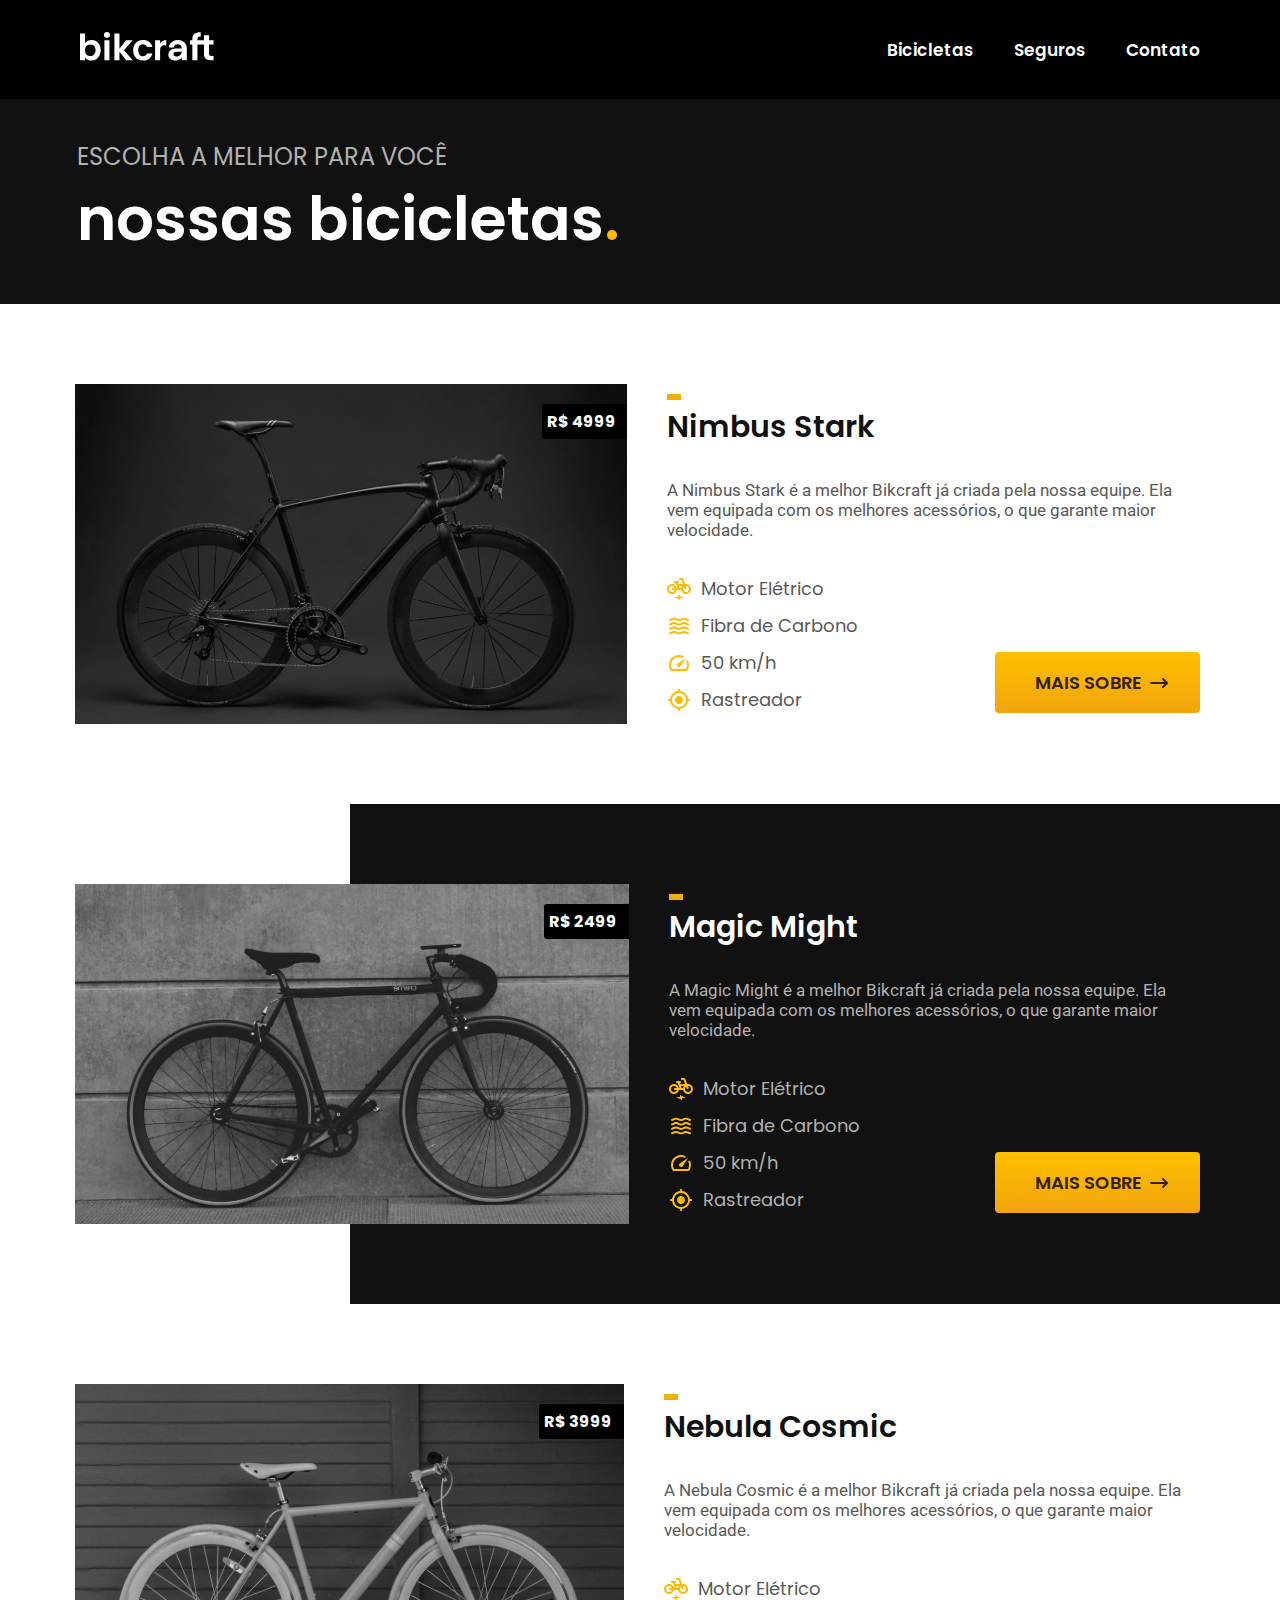
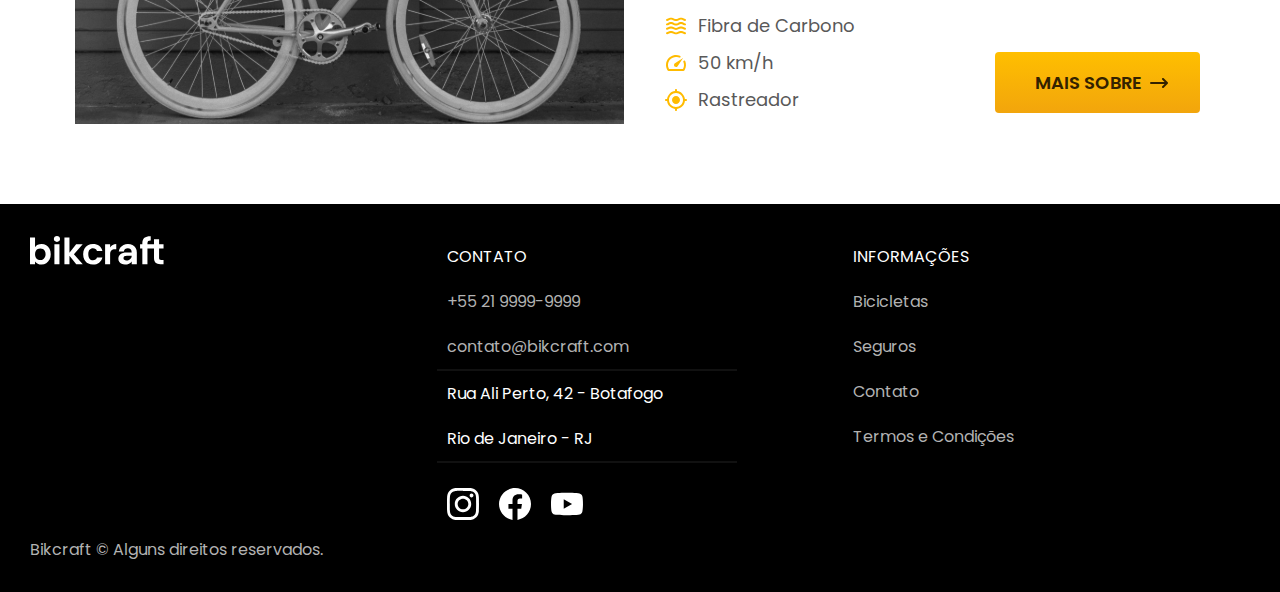
<file: ProjetoFinal/bicicletas.html>
<!DOCTYPE html>
<html lang="pt-BR">
<head>
    <meta charset="UTF-8">
    <meta http-equiv="X-UA-Compatible" content="IE=edge">
    <meta name="viewport" content="width=device-width, initial-scale=1.0">
    <link rel="preconnect" href="https://fonts.googleapis.com">
    <link rel="preconnect" href="https://fonts.gstatic.com" crossorigin>
    <link href="https://fonts.googleapis.com/css2?family=Roboto:wght@400;700&display=swap" rel="stylesheet">
    <link href="https://fonts.googleapis.com/css2?family=Poppins:wght@400;600;700&display=swap" rel="stylesheet">
    <link rel="shortcut icon" href="./img/favicon.svg" type="image/x-icon">   
    <link rel="stylesheet" href="./css/bicicletas.css">
    <title>Bicicletas | Bikcraft</title>
</head>
<body>
    <header>
        <a href="./index.html"><img src="./img/bikcraft 1.svg" alt="logo"></a>
        <nav>
            <ul>
                <li><a href="./bicicletas.html">Bicicletas</a></li>
                <li><a href="./seguros.html">Seguros</a></li>
                <li><a href="./contato.html">Contato</a></li>
            </ul>
        </nav>
    </header>

    <main>
        <div class="introducao">
            <h2>ESCOLHA A MELHOR PARA VOCÊ</h2>
            <h1>nossas bicicletas<span>.</span></h1>
        </div>
    </main>

    <section class="bicicletas">
        <div class="nimbus">
            <img src="./img/bicicleta1 1.svg" alt="Bicicleta Nimbus" class="bike">
            <div class="informacoes">
                <h1>Nimbus Stark <span class="preco">RS 4999</span></h1>
                <h2>A Nimbus Stark é a melhor Bikcraft já criada pela nossa equipe. Ela vem equipada com os melhores acessórios, o que garante maior velocidade.</h2>
                <div class="detalhes">
                    <ul>
                        <li> <img src="./img/eletrica.svg" alt=""> Motor Elétrico</li>
                        <li> <img src="./img/carbono.svg" alt=""> Fibra de Carbono</li>
                        <li> <img src="./img/velocidade.svg" alt=""> 50 km/h</li>
                        <li> <img src="./img/rastreador.svg" alt=""> Rastreador</li>
                    </ul>
                    <a href="./nimbus.html">MAIS SOBRE</a>
                </div>
            </div>
        </div>
        <div class="magic">
            <img src="./img/bicicleta2.svg" alt="Bicicleta Magic Might" class="bike">
            <div class="informacoes">
                <h1>Magic Might <span class="preco">RS 2499</span></h1>
                <h2>A Magic Might é a melhor Bikcraft já criada pela nossa equipe. Ela vem equipada com os melhores acessórios, o que garante maior velocidade.</h2>
                <div class="detalhes">
                    <ul>
                        <li> <img src="./img/eletrica.svg" alt=""> Motor Elétrico</li>
                        <li> <img src="./img/carbono.svg" alt=""> Fibra de Carbono</li>
                        <li> <img src="./img/velocidade.svg" alt=""> 50 km/h</li>
                        <li> <img src="./img/rastreador.svg" alt=""> Rastreador</li>
                    </ul>
                    <a href="./magic.html">MAIS SOBRE</a>
                </div>
            </div>
        </div>
        <div class="nebula">
            <img src="./img/bicicleta3.svg" alt="Nebula Cosmic" class="bike">
            <div class="informacoes">
                <h1>Nebula Cosmic <span class="preco">RS 3999</span></h1>
                <h2>A Nebula Cosmic é a melhor Bikcraft já criada pela nossa equipe. Ela vem equipada com os melhores acessórios, o que garante maior velocidade.</h2>
                <div class="detalhes">
                    <ul>
                        <li> <img src="./img/eletrica.svg" alt=""> Motor Elétrico</li>
                        <li> <img src="./img/carbono.svg" alt=""> Fibra de Carbono</li>
                        <li> <img src="./img/velocidade.svg" alt=""> 50 km/h</li>
                        <li> <img src="./img/rastreador.svg" alt=""> Rastreador</li>
                    </ul>
                    <a href="./nebula.html">MAIS SOBRE</a>
                </div>
            </div>
        </div>
    </section>

    <footer>
        <img src="./img/bikcraft 1.svg" alt="logo">
        <ul>
            <li>CONTATO</li>
            <li><a href="#">+55 21 9999-9999</a></li>
            <li><a href="#">contato@bikcraft.com</a></li>
            <hr>
            <li>Rua Ali Perto, 42 - Botafogo</li>
            <li>Rio de Janeiro - RJ</li>
            <hr>
            <div class="sociais">
                <li><a href="#"><img src="./img/instagram.svg" alt="instagram"></a></li>
                <li><a href="#"><img src="./img/facebook.svg" alt="facebook"></a></li>
                <li><a href="#"><img src="./img/youtube.svg" alt="youtube"></a></li>
            </div>
        </ul>
        <ul>
            <li>INFORMAÇÕES</li>
            <li><a href="./bicicletas.html">Bicicletas</a></li>
            <li><a href="./seguros.html">Seguros</a></li>
            <li><a href="./contatos.html">Contato</a></li>
            <li><a href="./termos.html">Termos e Condições</a></li>
        </ul>
        <p>Bikcraft © Alguns direitos reservados.</p>
    </footer>
</body>
</html>
</file>
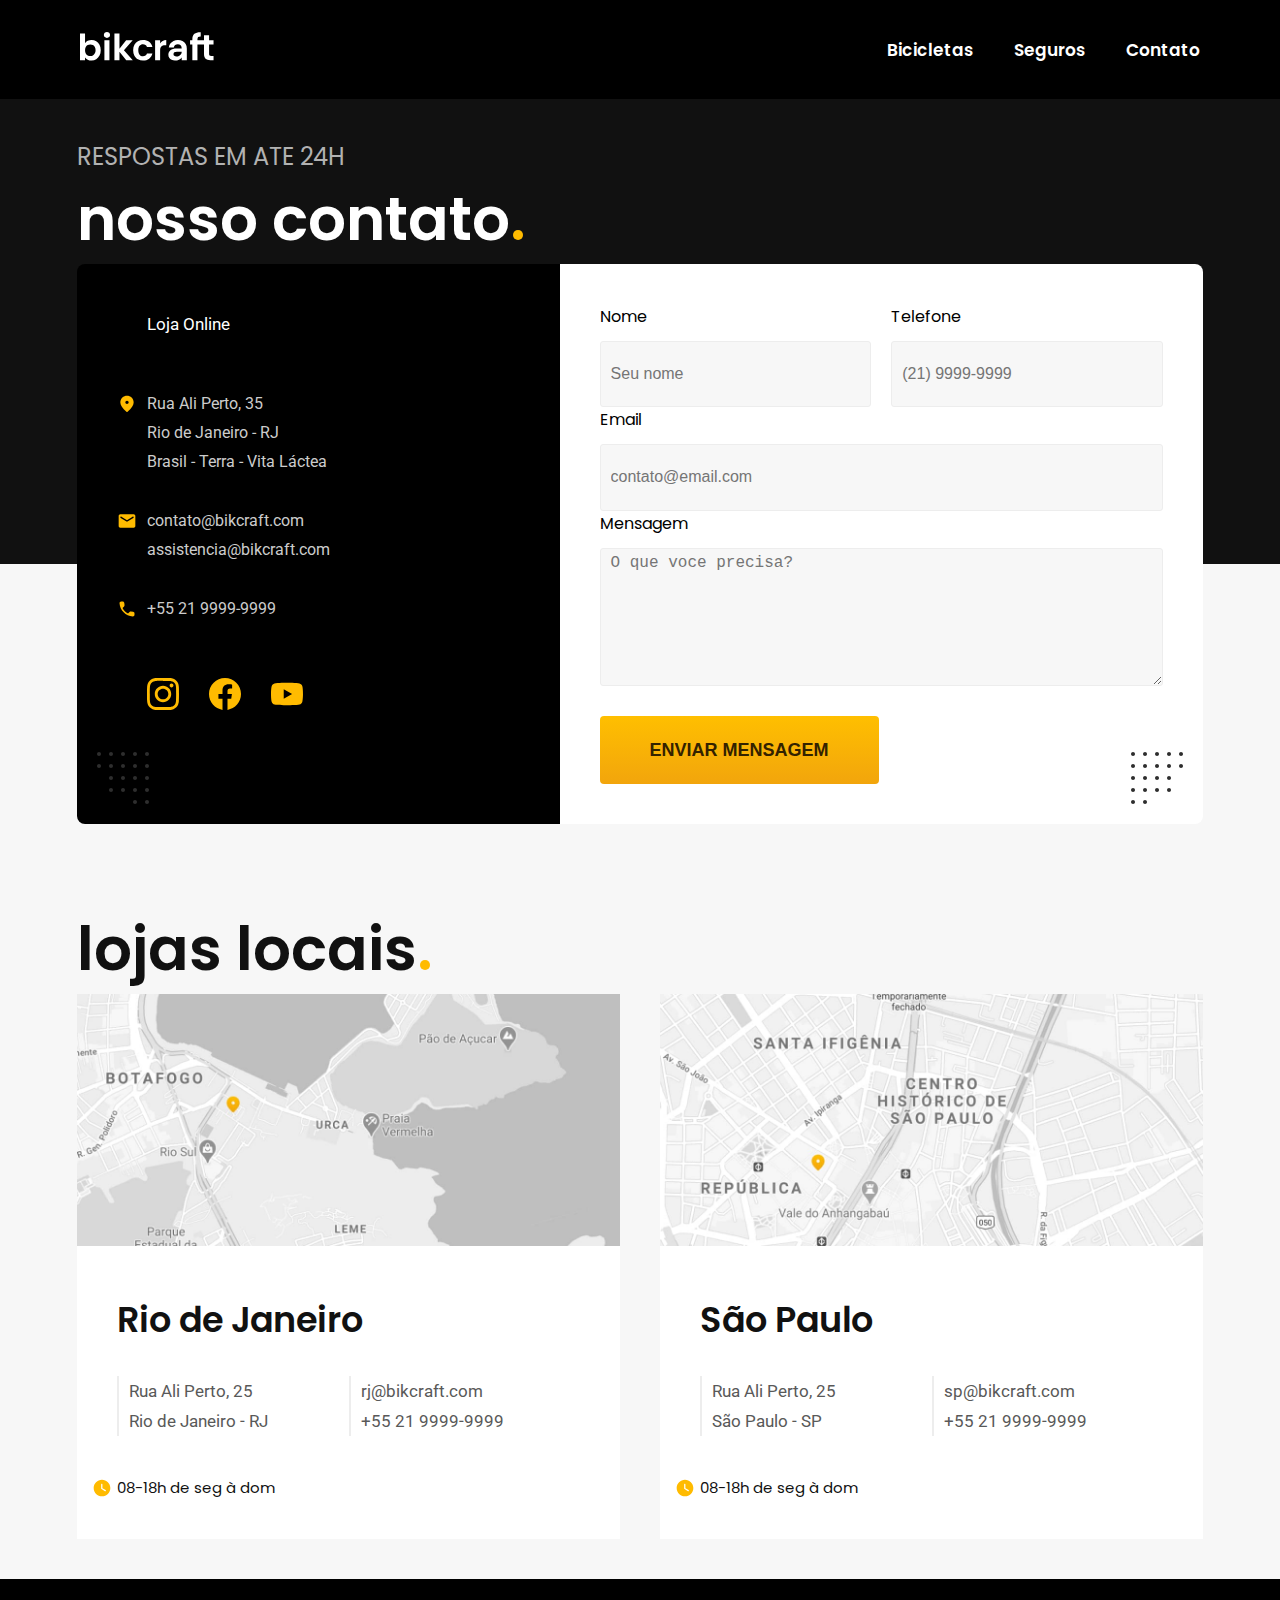
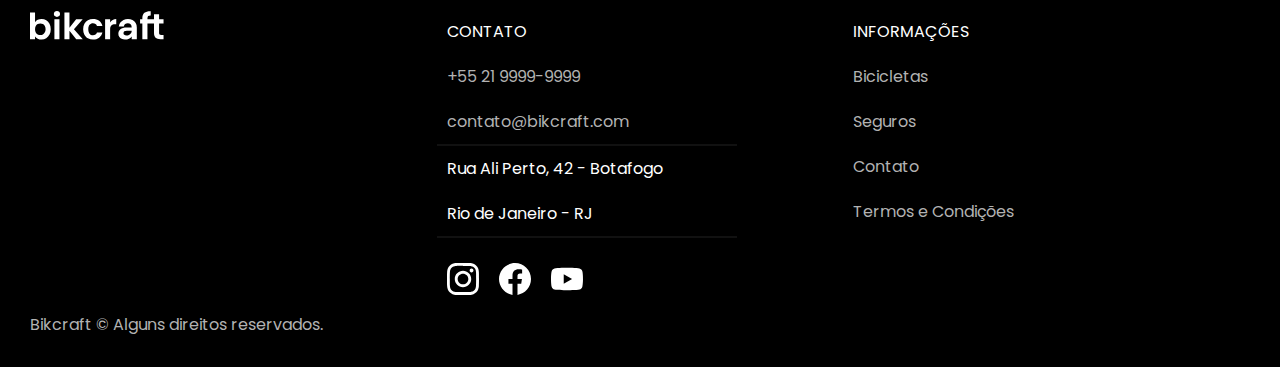
<file: ProjetoFinal/contato.html>
<!DOCTYPE html>
<html lang="pt-BR">
<head>
    <meta charset="UTF-8">
    <meta http-equiv="X-UA-Compatible" content="IE=edge">
    <meta name="viewport" content="width=device-width, initial-scale=1.0">
    <link rel="preconnect" href="https://fonts.googleapis.com">
    <link rel="preconnect" href="https://fonts.gstatic.com" crossorigin>
    <link href="https://fonts.googleapis.com/css2?family=Roboto:wght@400;700&display=swap" rel="stylesheet">
    <link href="https://fonts.googleapis.com/css2?family=Poppins:wght@400;600;700&display=swap" rel="stylesheet">
    <link rel="shortcut icon" href="./img/favicon.svg" type="image/x-icon">   
    <link rel="stylesheet" href="./css/contato.css">
    <title>Contato | Bikcraft</title>
</head>
<body>
    <header>
        <a href="./index.html"><img src="./img/bikcraft 1.svg" alt="logo"></a>
        <nav>
            <ul>
                <li><a href="./bicicletas.html">Bicicletas</a></li>
                <li><a href="./seguros.html">Seguros</a></li>
                <li><a href="./contato.html">Contato</a></li>
            </ul>
        </nav>
    </header>

    <main>
        <div class="introducao">
            <h2>RESPOSTAS EM ATE 24H</h2>
            <h1>nosso contato<span>.</span></h1>
        </div>
        <div class="formulario">
            <div class="informacoes">
                <h2>Loja Online</h2>
                <p class="icon">Rua Ali Perto, 35</p>
                <p>Rio de Janeiro - RJ</p>
                <p>Brasil - Terra - Vita Láctea</p>
                <a class="icon" href="#">contato@bikcraft.com</a>
                <a href="#">assistencia@bikcraft.com</a>
                <a class="icon2" href="#">+55 21 9999-9999</a>
                <div class="sociais">
                    <a href="#"><img src="./img/instagram-orange.svg" alt="instagram"></a>
                    <a href="#"><img src="./img/facebook-orange.svg" alt="facebook"></a>
                    <a href="#"><img src="./img/youtube-orange.svg" alt="youtube"></a>
                </div>
            </div>
            <div class="form">
                <label for="nome">Nome</label>
                <input type="text" name="nome" placeholder="Seu nome" id="nome" required>
                <label for="telefone" class="telefone">Telefone</label>
                <input type="text" name="telefone" placeholder="(21) 9999-9999" class="telefone" required>
                <label for="email">Email</label>
                <input type="email" name="email" placeholder="contato@email.com" id="email" required>
                <label for="mensagem">Mensagem</label>
                <textarea name="mensagem" id="mensagem" cols="30" rows="5" placeholder="O que voce precisa?" required></textarea>
                <button>ENVIAR MENSAGEM</button>
            </div>
        </div>
    </main>

    <section class="localizacao-lojas">
        <h1>lojas locais<span>.</span></h1>
        <div class="lojas">
            <div class="local1">
                <img src="./img/rj.jpg" alt="rj">
                <div class="local-informacoes">
                    <h2>Rio de Janeiro</h2>
                    <span>Rua Ali Perto, 25</span>
                    <span>Rio de Janeiro - RJ</span>
                    <a href="#" class="email2">rj@bikcraft.com</a>
                    <a href="#">+55 21 9999-9999</a>
                    <p>08-18h de seg à dom</p>
                </div>
            </div>
            <div class="local2">
                <img src="./img/sp.jpg" alt="sp">
                <div class="local-informacoes">
                    <h2>São Paulo</h2>
                    <span>Rua Ali Perto, 25</span>
                    <span>São Paulo - SP</span>
                    <a href="#" class="email2">sp@bikcraft.com</a>
                    <a href="#">+55 21 9999-9999</a>
                    <p>08-18h de seg à dom</p>
                </div>
            </div>
        </div>
    </section>

    <footer>
        <img src="./img/bikcraft 1.svg" alt="logo">
        <ul>
            <li>CONTATO</li>
            <li><a href="#">+55 21 9999-9999</a></li>
            <li><a href="#">contato@bikcraft.com</a></li>
            <hr>
            <li>Rua Ali Perto, 42 - Botafogo</li>
            <li>Rio de Janeiro - RJ</li>
            <hr>
            <div class="sociais">
                <li><a href="#"><img src="./img/instagram.svg" alt="instagram"></a></li>
                <li><a href="#"><img src="./img/facebook.svg" alt="facebook"></a></li>
                <li><a href="#"><img src="./img/youtube.svg" alt="youtube"></a></li>
            </div>
        </ul>
        <ul>
            <li>INFORMAÇÕES</li>
            <li><a href="./bicicletas.html">Bicicletas</a></li>
            <li><a href="./seguros.html">Seguros</a></li>
            <li><a href="./contatos.html">Contato</a></li>
            <li><a href="./termos.html">Termos e Condições</a></li>
        </ul>
        <p>Bikcraft © Alguns direitos reservados.</p>
    </footer>
</body>
</html>
</file>
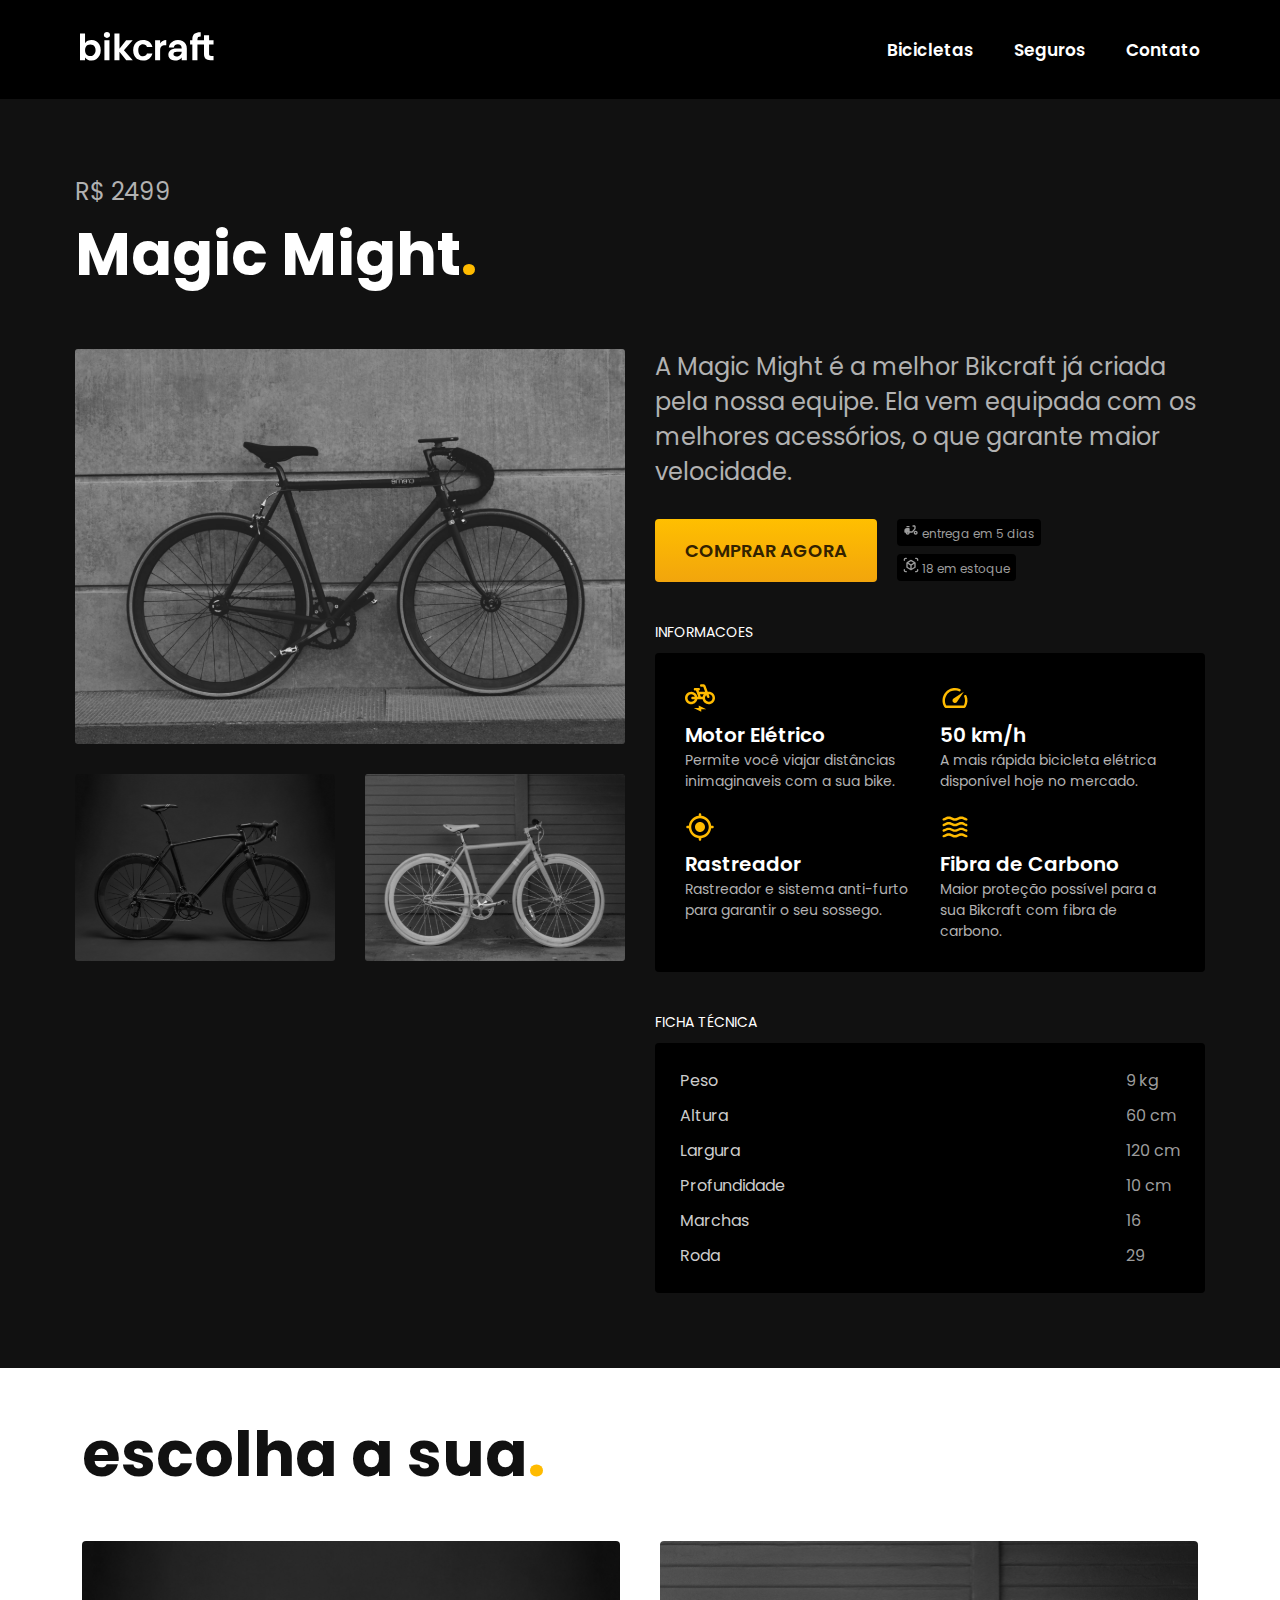
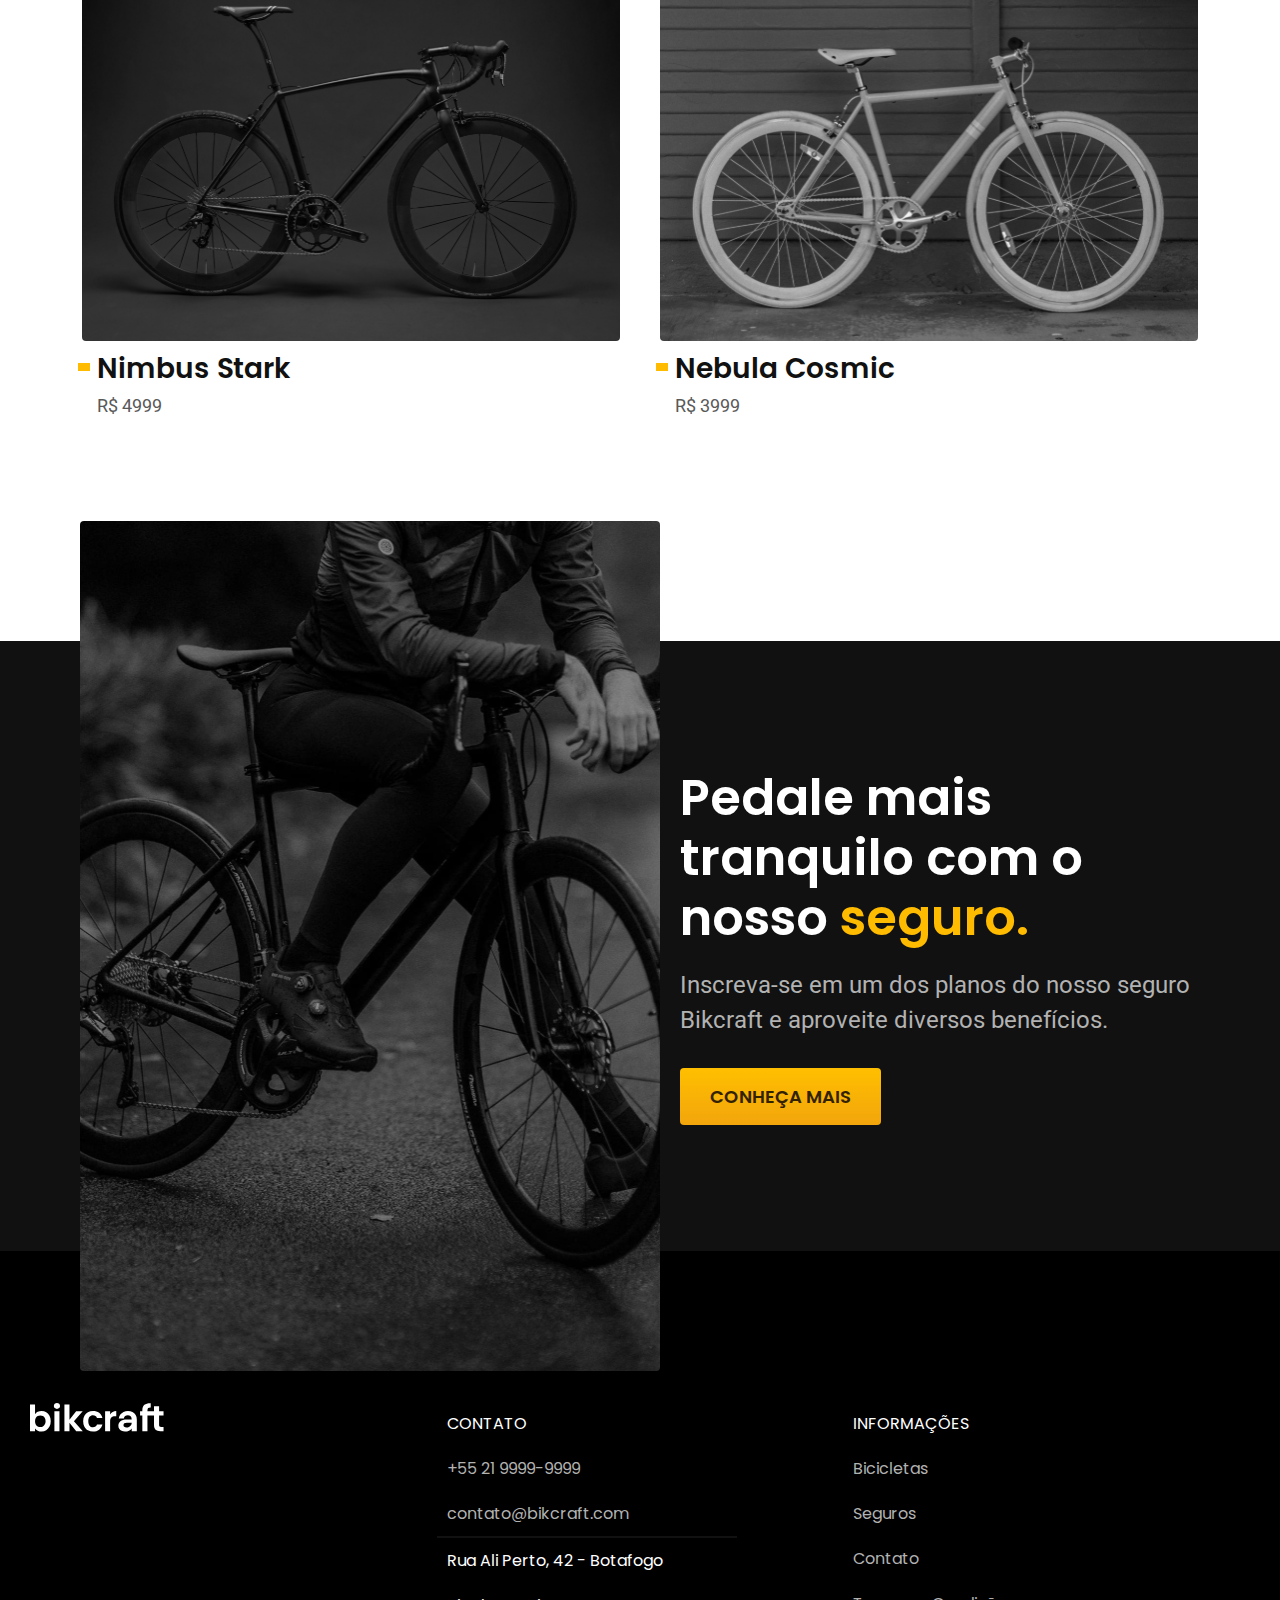
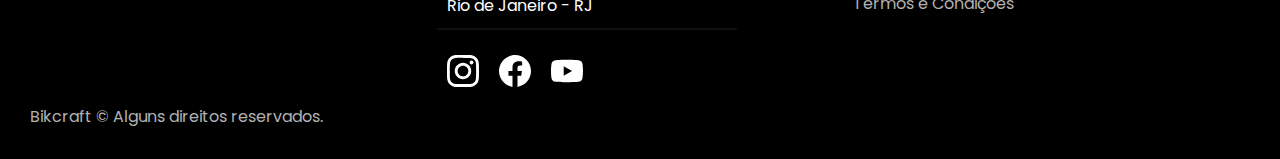
<file: ProjetoFinal/magic.html>
<!DOCTYPE html>
<html lang="pt-BR">
<head>
    <meta charset="UTF-8">
    <meta http-equiv="X-UA-Compatible" content="IE=edge">
    <meta name="viewport" content="width=device-width, initial-scale=1.0">
    <link rel="preconnect" href="https://fonts.googleapis.com">
    <link rel="preconnect" href="https://fonts.gstatic.com" crossorigin>
    <link href="https://fonts.googleapis.com/css2?family=Roboto:wght@400;700&display=swap" rel="stylesheet">
    <link href="https://fonts.googleapis.com/css2?family=Poppins:wght@400;600;700&display=swap" rel="stylesheet">
    <link rel="shortcut icon" href="./img/favicon.svg" type="image/x-icon">   
    <link rel="stylesheet" href="./css/nimbus.css">
    <title>Nimbius | Bikcraft</title>
</head>
<body>
    <header>
        <a href="./index.html"><img src="./img/bikcraft 1.svg" alt="logo"></a>
        <nav>
            <ul>
                <li><a href="./bicicletas.html">Bicicletas</a></li>
                <li><a href="./seguros.html">Seguros</a></li>
                <li><a href="./contato.html">Contato</a></li>
            </ul>
        </nav>
    </header>

    <main>
        <h2>R$ 2499</h2>
        <h1 class="titulo">Magic Might<span>.</span></h1>
        <div class="principal">
            <div class="fotos">
                <img class="principal" src="./img/bicicleta2.svg" alt="bicicleta">
                <img src="./img/bicicleta1 1.svg" alt="bicicleta">
                <img src="./img/bicicleta3.svg" alt="bicicleta">
            </div>
            <div>
                <div class="descricao">
                    <h2>A Magic Might é a melhor Bikcraft já criada pela nossa equipe. Ela vem equipada com os melhores acessórios, o que garante maior velocidade.</h2>
                    <div>
                        <a href="./orcamento.html">COMPRAR AGORA</a>
                        <div>
                            <span> <img src="./img/entrega.svg" alt=""> entrega em 5 dias</span>
                            <span> <img src="./img/estoque.svg" alt=""> 18 em estoque</span>
                        </div>
                    </div>
                </div>
                <div class="itens">
                    <p>INFORMACOES</p>
                    <div class="descricao-itens">
                        <div class="eletrica">
                            <img src="./img/eletrica.svg" alt="">
                            <h1>Motor Elétrico</h1>
                            <p>Permite você viajar distâncias inimaginaveis com a sua bike.</p>
                        </div>
                        <div class="velocidade">
                        <img src="./img/velocidade.svg" alt="">
                            <h1>50 km/h</h1>
                            <p>A mais rápida bicicleta elétrica disponível hoje no mercado.</p>
                        </div>
                        <div class="rastreador">
                            <img src="./img/rastreador.svg" alt="">
                            <h1>Rastreador</h1>
                            <p>Rastreador e sistema anti-furto para garantir o seu sossego.</p>
                        </div>
                        <div class="carbono">
                            <img src="./img/carbono.svg" alt="">
                            <h1>Fibra de Carbono</h1>
                            <p>Maior proteção possível para a sua Bikcraft com fibra de carbono.</p>
                        </div>
                    </div>
                </div>
                <div class="ficha">
                    <p>FICHA TÉCNICA</p>
                    <div class="fichatecnica">
                        <ul class="valor1">
                            <li>Peso</li>
                            <li>Altura</li>
                            <li>Largura</li>
                            <li>Profundidade</li>
                            <li>Marchas</li>
                            <li>Roda</li>
                        </ul>
                        <ul class="valor2">
                            <li>9 kg</li>
                            <li>60 cm</li>
                            <li>120 cm</li>
                            <li>10 cm</li>
                            <li>16</li>
                            <li>29</li>
                        </ul>
                    </div>
                </div>
            </div>
        </div>
    </main>

    <section class="bicicletas">
        <h1 class="titulo">escolha a sua<span>.</span></h1>
        <div class="bicicleta1">
            <a href="./nimbus.html"><img src="./img/bicicleta1 1.svg" alt="Bicicleta"></a>
            <h1>Nimbus Stark</h1>
            <h2>R$ 4999</h2>
        </div>
        <div class="bicicleta2">
            <a href="./nebula.html"><img src="./img/bicicleta3.svg" alt="Bicicleta"></a>
            <h1>Nebula Cosmic</h1>
            <h2>R$ 3999</h2>
        </div>
    </section>

    <section class="mensagem">
        <img src="./img/seguros.svg" alt="Bicicleta">
        <div class="informacoes">
            <h1 class="titulo">Pedale mais tranquilo com o nosso <span> seguro.</span></h1>
            <h2>Inscreva-se em um dos planos do nosso seguro Bikcraft e aproveite diversos benefícios.</h2>
            <a href="./seguros.html">Conheça mais</a>
        </div>
    </section>

    <footer>
        <img src="./img/bikcraft 1.svg" alt="logo">
        <ul>
            <li>CONTATO</li>
            <li><a href="#">+55 21 9999-9999</a></li>
            <li><a href="#">contato@bikcraft.com</a></li>
            <hr>
            <li>Rua Ali Perto, 42 - Botafogo</li>
            <li>Rio de Janeiro - RJ</li>
            <hr>
            <div class="sociais">
                <li><a href="#"><img src="./img/instagram.svg" alt="instagram"></a></li>
                <li><a href="#"><img src="./img/facebook.svg" alt="facebook"></a></li>
                <li><a href="#"><img src="./img/youtube.svg" alt="youtube"></a></li>
            </div>
        </ul>
        <ul>
            <li>INFORMAÇÕES</li>
            <li><a href="./bicicletas.html">Bicicletas</a></li>
            <li><a href="./seguros.html">Seguros</a></li>
            <li><a href="./contatos.html">Contato</a></li>
            <li><a href="./termos.html">Termos e Condições</a></li>
        </ul>
        <p>Bikcraft © Alguns direitos reservados.</p>
    </footer>
</body>
</html>
</file>
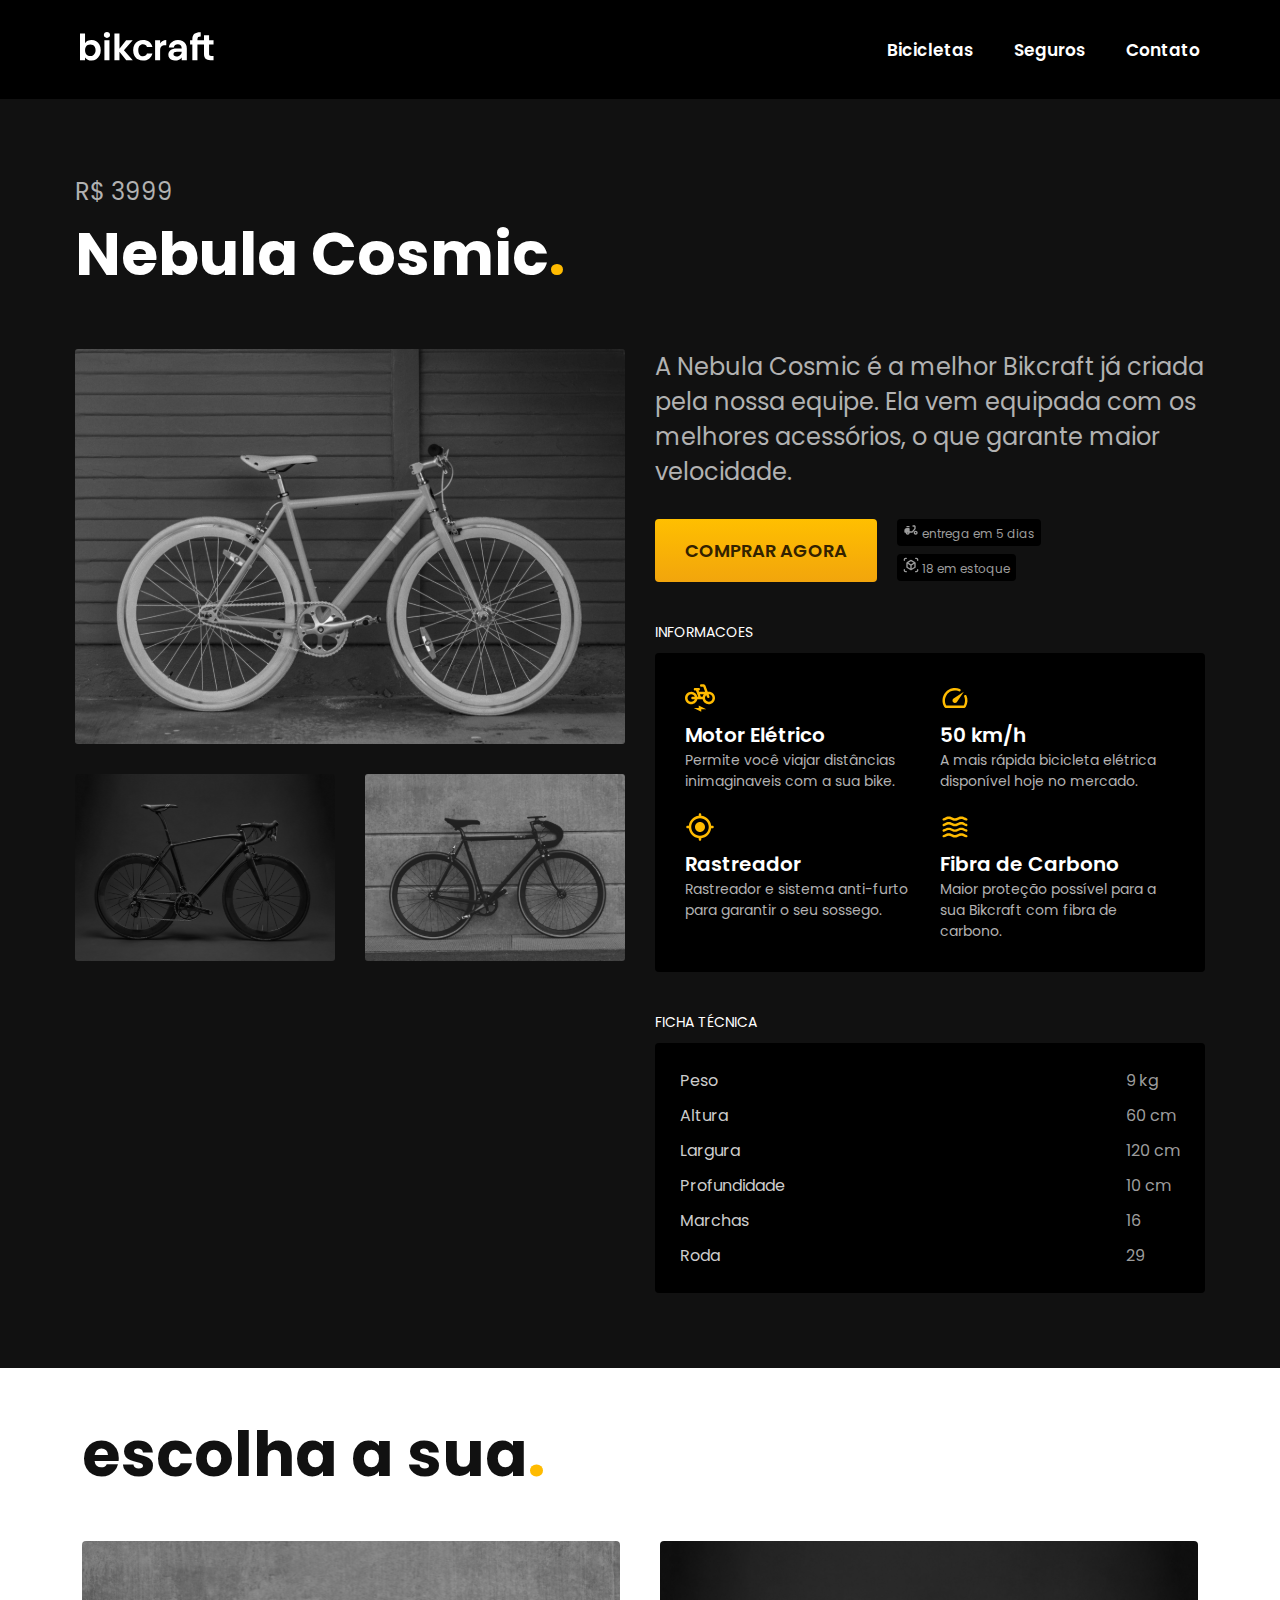
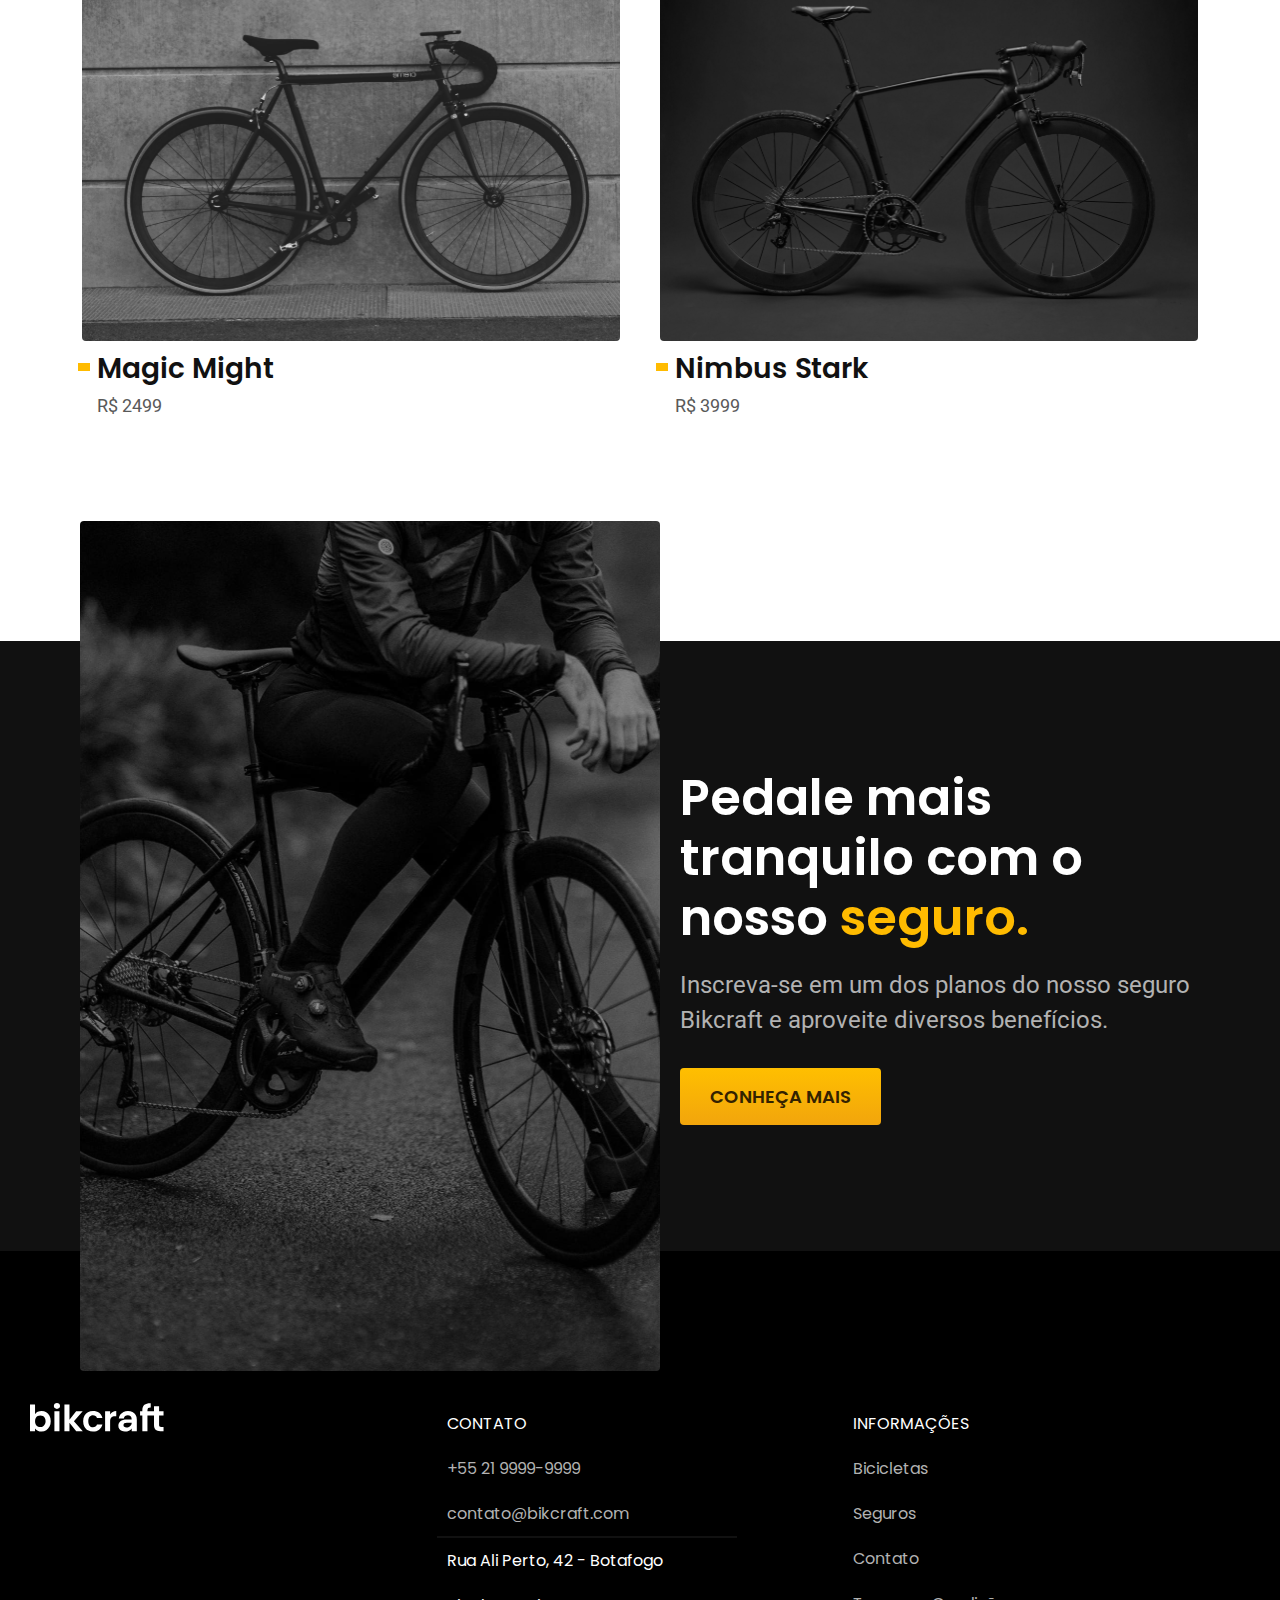
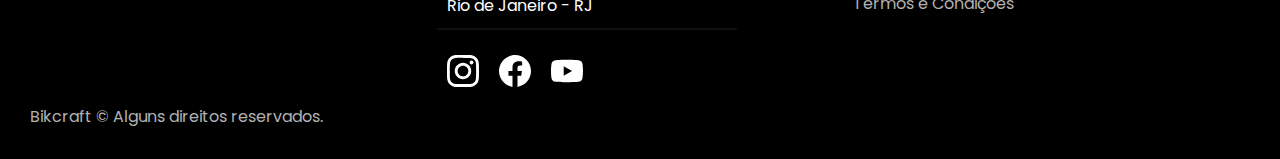
<file: ProjetoFinal/nebula.html>
<!DOCTYPE html>
<html lang="pt-BR">
<head>
    <meta charset="UTF-8">
    <meta http-equiv="X-UA-Compatible" content="IE=edge">
    <meta name="viewport" content="width=device-width, initial-scale=1.0">
    <link rel="preconnect" href="https://fonts.googleapis.com">
    <link rel="preconnect" href="https://fonts.gstatic.com" crossorigin>
    <link href="https://fonts.googleapis.com/css2?family=Roboto:wght@400;700&display=swap" rel="stylesheet">
    <link href="https://fonts.googleapis.com/css2?family=Poppins:wght@400;600;700&display=swap" rel="stylesheet">
    <link rel="shortcut icon" href="./img/favicon.svg" type="image/x-icon">   
    <link rel="stylesheet" href="./css/nimbus.css">
    <title>Nimbius | Bikcraft</title>
</head>
<body>
    <header>
        <a href="./index.html"><img src="./img/bikcraft 1.svg" alt="logo"></a>
        <nav>
            <ul>
                <li><a href="./bicicletas.html">Bicicletas</a></li>
                <li><a href="./seguros.html">Seguros</a></li>
                <li><a href="./contato.html">Contato</a></li>
            </ul>
        </nav>
    </header>

    <main>
        <h2>R$ 3999</h2>
        <h1 class="titulo">Nebula Cosmic<span>.</span></h1>
        <div class="principal">
            <div class="fotos">
                <img class="principal" src="./img/bicicleta3.svg" alt="bicicleta">
                <img src="./img/bicicleta1 1.svg" alt="bicicleta">
                <img src="./img/bicicleta2.svg" alt="bicicleta">
            </div>
            <div>
                <div class="descricao">
                    <h2>A Nebula Cosmic é a melhor Bikcraft já criada pela nossa equipe. Ela vem equipada com os melhores acessórios, o que garante maior velocidade.</h2>
                    <div>
                        <a href="./orcamento.html">COMPRAR AGORA</a>
                        <div>
                            <span> <img src="./img/entrega.svg" alt=""> entrega em 5 dias</span>
                            <span> <img src="./img/estoque.svg" alt=""> 18 em estoque</span>
                        </div>
                    </div>
                </div>
                <div class="itens">
                    <p>INFORMACOES</p>
                    <div class="descricao-itens">
                        <div class="eletrica">
                            <img src="./img/eletrica.svg" alt="">
                            <h1>Motor Elétrico</h1>
                            <p>Permite você viajar distâncias inimaginaveis com a sua bike.</p>
                        </div>
                        <div class="velocidade">
                        <img src="./img/velocidade.svg" alt="">
                            <h1>50 km/h</h1>
                            <p>A mais rápida bicicleta elétrica disponível hoje no mercado.</p>
                        </div>
                        <div class="rastreador">
                            <img src="./img/rastreador.svg" alt="">
                            <h1>Rastreador</h1>
                            <p>Rastreador e sistema anti-furto para garantir o seu sossego.</p>
                        </div>
                        <div class="carbono">
                            <img src="./img/carbono.svg" alt="">
                            <h1>Fibra de Carbono</h1>
                            <p>Maior proteção possível para a sua Bikcraft com fibra de carbono.</p>
                        </div>
                    </div>
                </div>
                <div class="ficha">
                    <p>FICHA TÉCNICA</p>
                    <div class="fichatecnica">
                        <ul class="valor1">
                            <li>Peso</li>
                            <li>Altura</li>
                            <li>Largura</li>
                            <li>Profundidade</li>
                            <li>Marchas</li>
                            <li>Roda</li>
                        </ul>
                        <ul class="valor2">
                            <li>9 kg</li>
                            <li>60 cm</li>
                            <li>120 cm</li>
                            <li>10 cm</li>
                            <li>16</li>
                            <li>29</li>
                        </ul>
                    </div>
                </div>
            </div>
        </div>
    </main>

    <section class="bicicletas">
        <h1 class="titulo">escolha a sua<span>.</span></h1>
        <div class="bicicleta1">
            <a href="./magic.html"><img src="./img/bicicleta2.svg" alt="Bicicleta"></a>
            <h1>Magic Might</h1>
            <h2>R$ 2499</h2>
        </div>
        <div class="bicicleta2">
            <a href="./nimbus.html"><img src="./img/bicicleta1 1.svg" alt="Bicicleta"></a>
            <h1>Nimbus Stark</h1>
            <h2>R$ 3999</h2>
        </div>
    </section>

    <section class="mensagem">
        <img src="./img/seguros.svg" alt="Bicicleta">
        <div class="informacoes">
            <h1 class="titulo">Pedale mais tranquilo com o nosso <span> seguro.</span></h1>
            <h2>Inscreva-se em um dos planos do nosso seguro Bikcraft e aproveite diversos benefícios.</h2>
            <a href="./seguros.html">Conheça mais</a>
        </div>
    </section>

    <footer>
        <img src="./img/bikcraft 1.svg" alt="logo">
        <ul>
            <li>CONTATO</li>
            <li><a href="#">+55 21 9999-9999</a></li>
            <li><a href="#">contato@bikcraft.com</a></li>
            <hr>
            <li>Rua Ali Perto, 42 - Botafogo</li>
            <li>Rio de Janeiro - RJ</li>
            <hr>
            <div class="sociais">
                <li><a href="#"><img src="./img/instagram.svg" alt="instagram"></a></li>
                <li><a href="#"><img src="./img/facebook.svg" alt="facebook"></a></li>
                <li><a href="#"><img src="./img/youtube.svg" alt="youtube"></a></li>
            </div>
        </ul>
        <ul>
            <li>INFORMAÇÕES</li>
            <li><a href="./bicicletas.html">Bicicletas</a></li>
            <li><a href="./seguros.html">Seguros</a></li>
            <li><a href="./contatos.html">Contato</a></li>
            <li><a href="./termos.html">Termos e Condições</a></li>
        </ul>
        <p>Bikcraft © Alguns direitos reservados.</p>
    </footer>
</body>
</html>
</file>
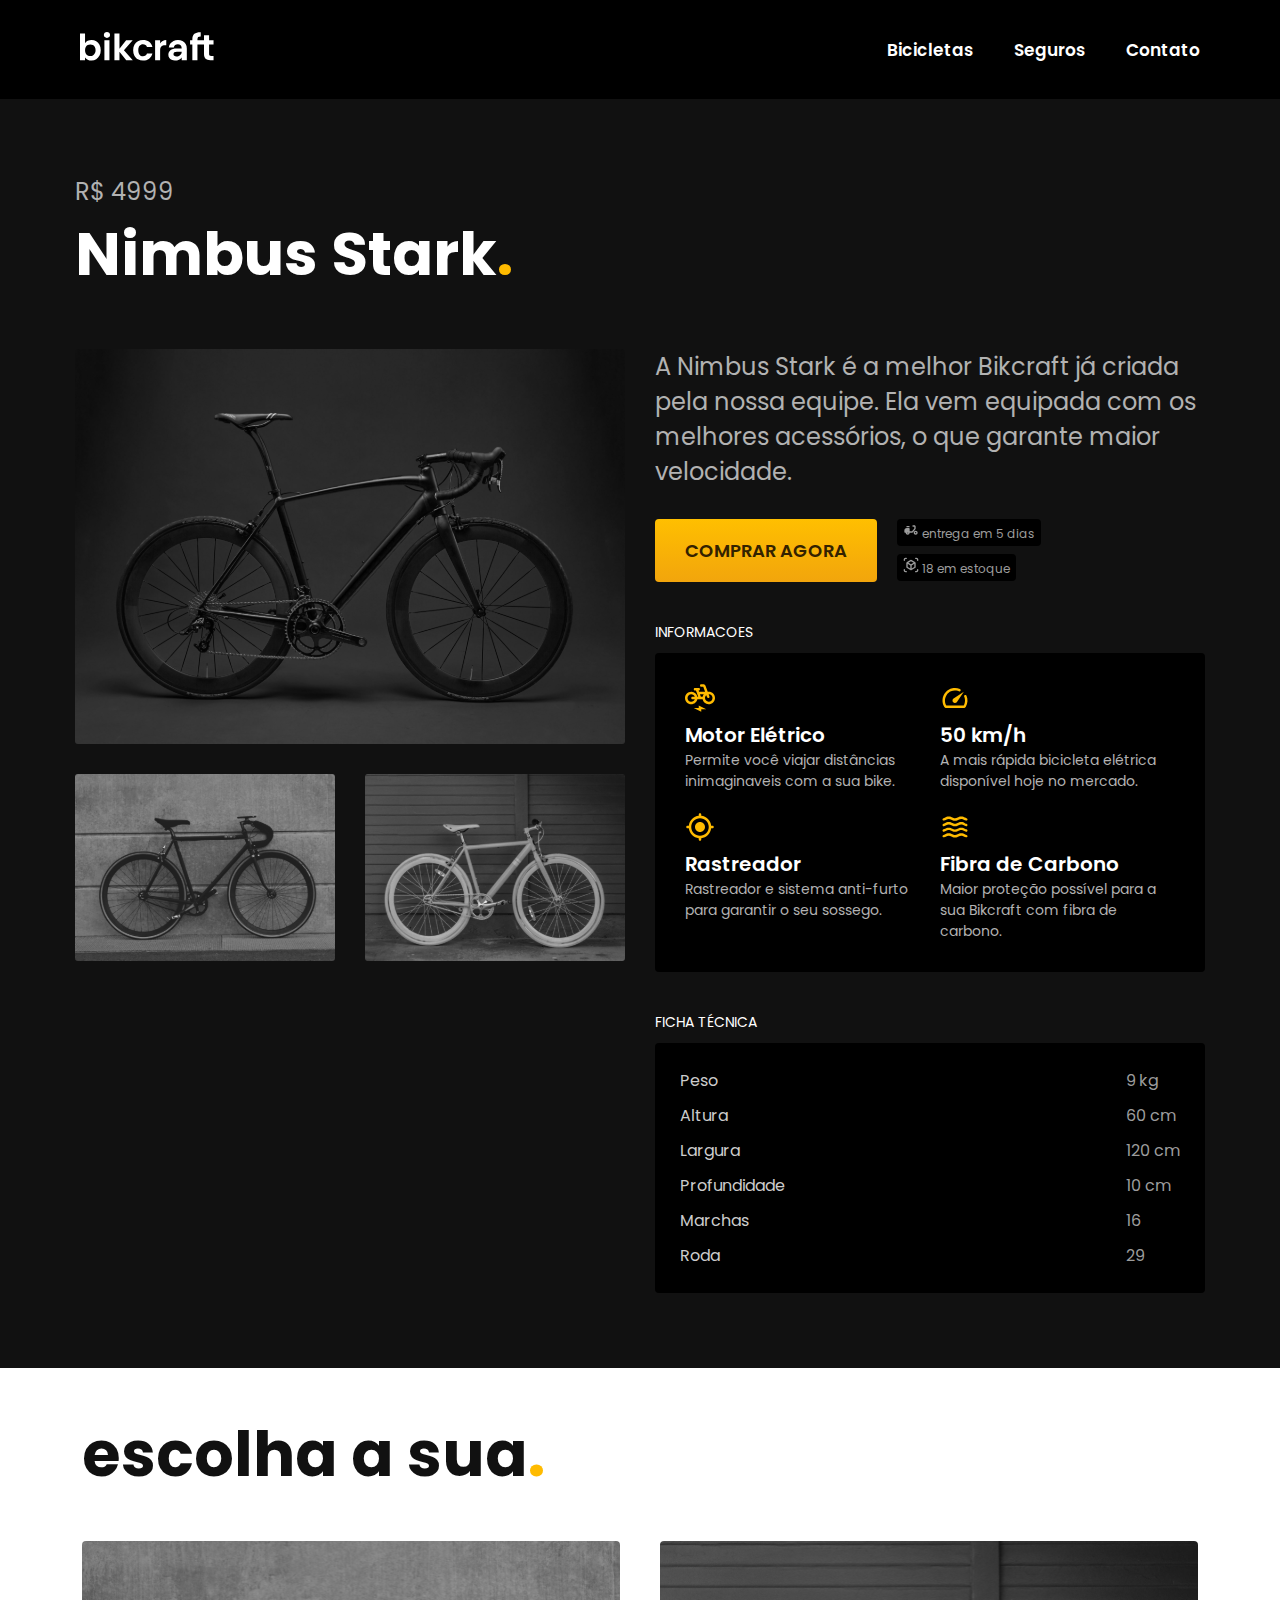
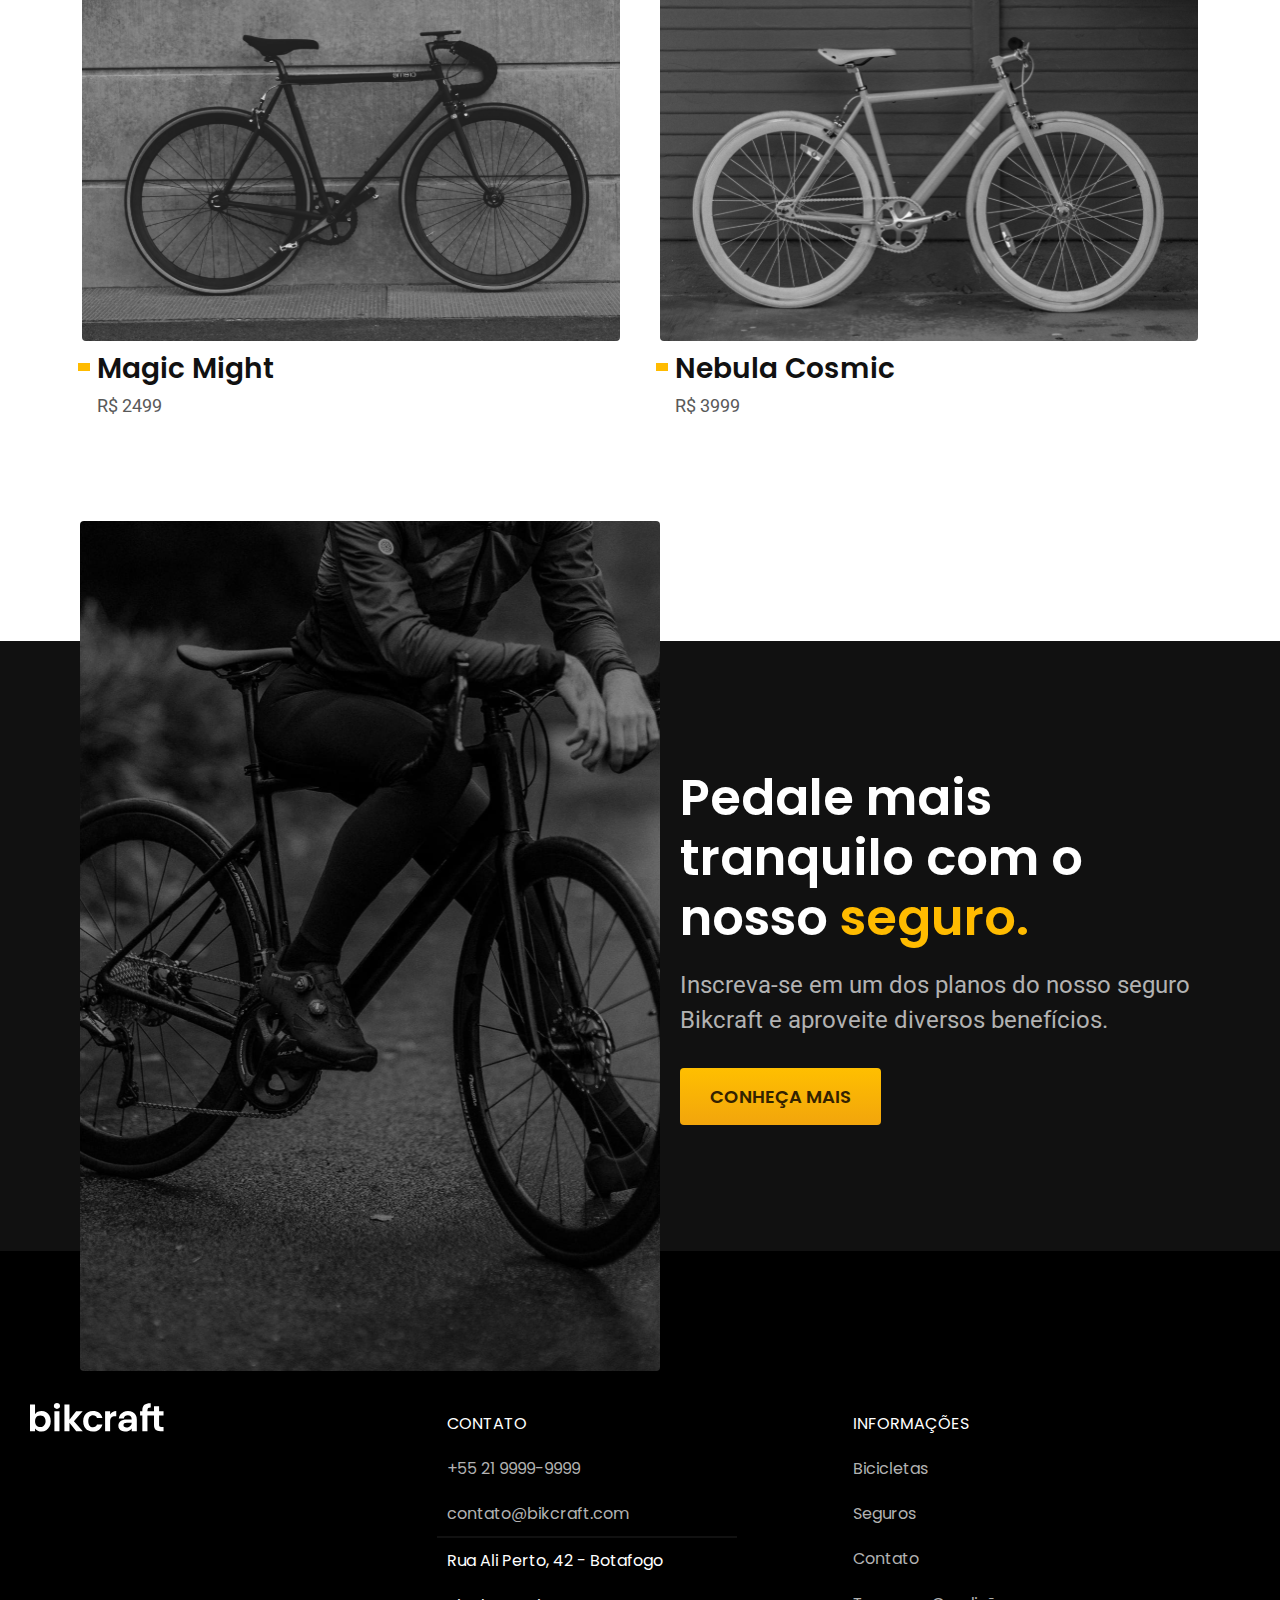
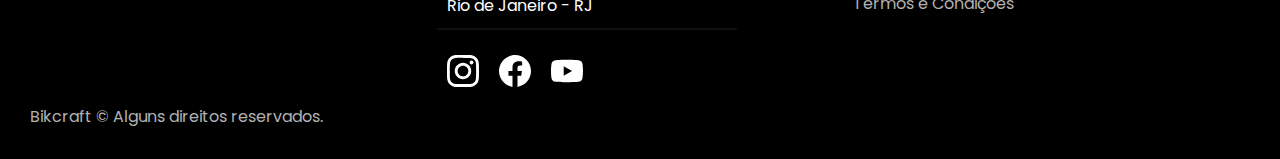
<file: ProjetoFinal/nimbus.html>
<!DOCTYPE html>
<html lang="pt-BR">
<head>
    <meta charset="UTF-8">
    <meta http-equiv="X-UA-Compatible" content="IE=edge">
    <meta name="viewport" content="width=device-width, initial-scale=1.0">
    <link rel="preconnect" href="https://fonts.googleapis.com">
    <link rel="preconnect" href="https://fonts.gstatic.com" crossorigin>
    <link href="https://fonts.googleapis.com/css2?family=Roboto:wght@400;700&display=swap" rel="stylesheet">
    <link href="https://fonts.googleapis.com/css2?family=Poppins:wght@400;600;700&display=swap" rel="stylesheet">
    <link rel="shortcut icon" href="./img/favicon.svg" type="image/x-icon">   
    <link rel="stylesheet" href="./css/nimbus.css">
    <title>Nimbius | Bikcraft</title>
</head>
<body>
    <header>
        <a href="./index.html"><img src="./img/bikcraft 1.svg" alt="logo"></a>
        <nav>
            <ul>
                <li><a href="./bicicletas.html">Bicicletas</a></li>
                <li><a href="./seguros.html">Seguros</a></li>
                <li><a href="./contato.html">Contato</a></li>
            </ul>
        </nav>
    </header>

    <main>
        <h2>R$ 4999</h2>
        <h1 class="titulo">Nimbus Stark<span>.</span></h1>
        <div class="principal">
            <div class="fotos">
                <img class="principal" src="./img/bicicleta1 1.svg" alt="bicicleta">
                <img src="./img/bicicleta2.svg" alt="bicicleta">
                <img src="./img/bicicleta3.svg" alt="bicicleta">
            </div>
            <div>
                <div class="descricao">
                    <h2>A Nimbus Stark é a melhor Bikcraft já criada pela nossa equipe. Ela vem equipada com os melhores acessórios, o que garante maior velocidade.</h2>
                    <div>
                        <a href="./orcamento.html">COMPRAR AGORA</a>
                        <div>
                            <span> <img src="./img/entrega.svg" alt=""> entrega em 5 dias</span>
                            <span> <img src="./img/estoque.svg" alt=""> 18 em estoque</span>
                        </div>
                    </div>
                </div>
                <div class="itens">
                    <p>INFORMACOES</p>
                    <div class="descricao-itens">
                        <div class="eletrica">
                            <img src="./img/eletrica.svg" alt="">
                            <h1>Motor Elétrico</h1>
                            <p>Permite você viajar distâncias inimaginaveis com a sua bike.</p>
                        </div>
                        <div class="velocidade">
                        <img src="./img/velocidade.svg" alt="">
                            <h1>50 km/h</h1>
                            <p>A mais rápida bicicleta elétrica disponível hoje no mercado.</p>
                        </div>
                        <div class="rastreador">
                            <img src="./img/rastreador.svg" alt="">
                            <h1>Rastreador</h1>
                            <p>Rastreador e sistema anti-furto para garantir o seu sossego.</p>
                        </div>
                        <div class="carbono">
                            <img src="./img/carbono.svg" alt="">
                            <h1>Fibra de Carbono</h1>
                            <p>Maior proteção possível para a sua Bikcraft com fibra de carbono.</p>
                        </div>
                    </div>
                </div>
                <div class="ficha">
                    <p>FICHA TÉCNICA</p>
                    <div class="fichatecnica">
                        <ul class="valor1">
                            <li>Peso</li>
                            <li>Altura</li>
                            <li>Largura</li>
                            <li>Profundidade</li>
                            <li>Marchas</li>
                            <li>Roda</li>
                        </ul>
                        <ul class="valor2">
                            <li>9 kg</li>
                            <li>60 cm</li>
                            <li>120 cm</li>
                            <li>10 cm</li>
                            <li>16</li>
                            <li>29</li>
                        </ul>
                    </div>
                </div>
            </div>
        </div>
    </main>

    <section class="bicicletas">
        <h1 class="titulo">escolha a sua<span>.</span></h1>
        <div class="bicicleta1">
            <a href="./magic.html"><img src="./img/bicicleta2.svg" alt="Bicicleta"></a>
            <h1>Magic Might</h1>
            <h2>R$ 2499</h2>
        </div>
        <div class="bicicleta2">
            <a href="./nebula.html"><img src="./img/bicicleta3.svg" alt="Bicicleta"></a>
            <h1>Nebula Cosmic</h1>
            <h2>R$ 3999</h2>
        </div>
    </section>

    <section class="mensagem">
        <img src="./img/seguros.svg" alt="Bicicleta">
        <div class="informacoes">
            <h1 class="titulo">Pedale mais tranquilo com o nosso <span> seguro.</span></h1>
            <h2>Inscreva-se em um dos planos do nosso seguro Bikcraft e aproveite diversos benefícios.</h2>
            <a href="./seguros.html">Conheça mais</a>
        </div>
    </section>

    <footer>
        <img src="./img/bikcraft 1.svg" alt="logo">
        <ul>
            <li>CONTATO</li>
            <li><a href="#">+55 21 9999-9999</a></li>
            <li><a href="#">contato@bikcraft.com</a></li>
            <hr>
            <li>Rua Ali Perto, 42 - Botafogo</li>
            <li>Rio de Janeiro - RJ</li>
            <hr>
            <div class="sociais">
                <li><a href="#"><img src="./img/instagram.svg" alt="instagram"></a></li>
                <li><a href="#"><img src="./img/facebook.svg" alt="facebook"></a></li>
                <li><a href="#"><img src="./img/youtube.svg" alt="youtube"></a></li>
            </div>
        </ul>
        <ul>
            <li>INFORMAÇÕES</li>
            <li><a href="./bicicletas.html">Bicicletas</a></li>
            <li><a href="./seguros.html">Seguros</a></li>
            <li><a href="./contatos.html">Contato</a></li>
            <li><a href="./termos.html">Termos e Condições</a></li>
        </ul>
        <p>Bikcraft © Alguns direitos reservados.</p>
    </footer>
</body>
</html>
</file>
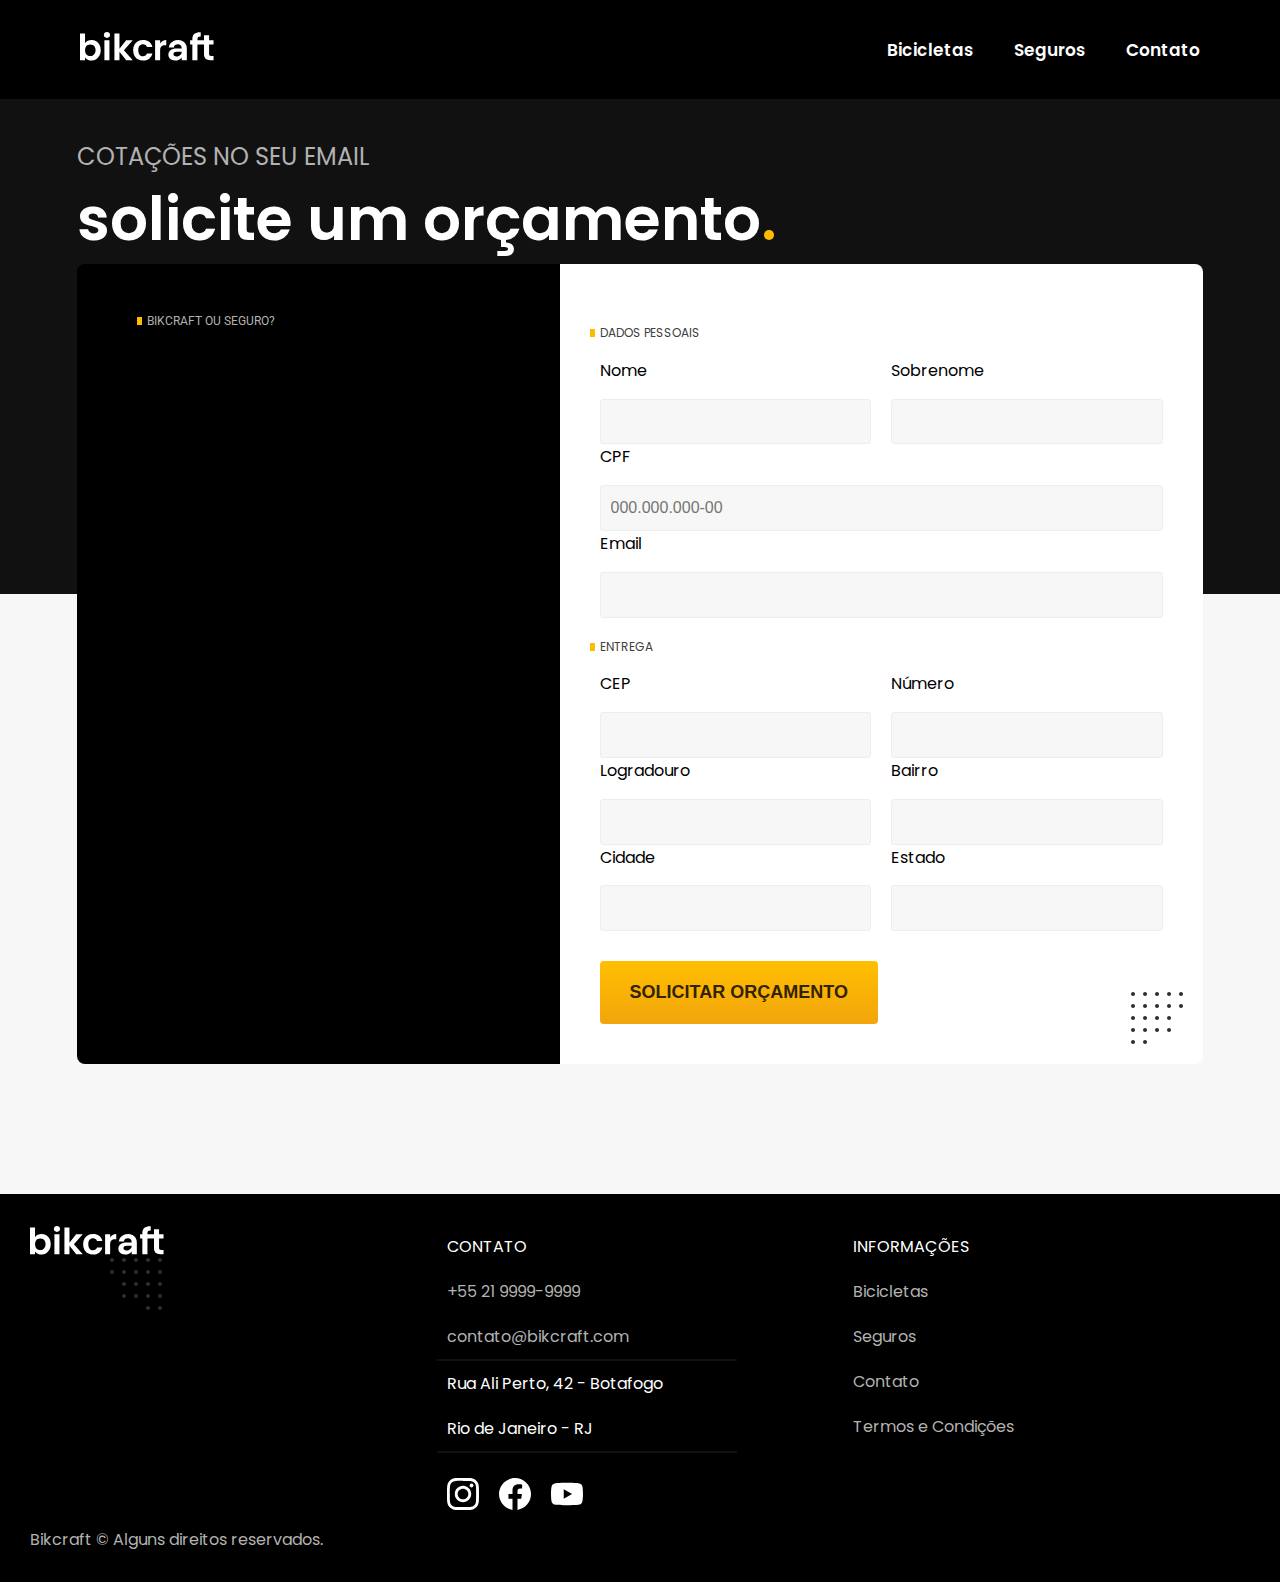
<file: ProjetoFinal/orcamento.html>
<!DOCTYPE html>
<html lang="pt-BR">
<head>
    <meta charset="UTF-8">
    <meta http-equiv="X-UA-Compatible" content="IE=edge">
    <meta name="viewport" content="width=device-width, initial-scale=1.0">
    <link rel="preconnect" href="https://fonts.googleapis.com">
    <link rel="preconnect" href="https://fonts.gstatic.com" crossorigin>
    <link href="https://fonts.googleapis.com/css2?family=Roboto:wght@400;700&display=swap" rel="stylesheet">
    <link href="https://fonts.googleapis.com/css2?family=Poppins:wght@400;600;700&display=swap" rel="stylesheet">
    <link rel="shortcut icon" href="./img/favicon.svg" type="image/x-icon">   
    <link rel="stylesheet" href="./css/orcamento.css">
    <title>Orcamento | Bikcraft</title>
</head>
<body>
    <header>
        <a href="./index.html"><img src="./img/bikcraft 1.svg" alt="logo"></a>
        <nav>
            <ul>
                <li><a href="./bicicletas.html">Bicicletas</a></li>
                <li><a href="./seguros.html">Seguros</a></li>
                <li><a href="./contato.html">Contato</a></li>
            </ul>
        </nav>
    </header>

    <main>
        <div class="introducao">
            <h2>COTAÇÕES NO SEU EMAIL</h2>
            <h1>solicite um orçamento<span>.</span></h1>
        </div>
        <div class="formulario">
            <div class="informacoes">
                <span>BIKCRAFT OU SEGURO?</span>
            </div>
            <div class="form">
                <span>DADOS PESSOAIS</span>
                <label for="nome">Nome</label>
                <input type="text" name="nome" id="nome" required>
                <label for="sobrenome">Sobrenome</label>
                <input type="text" name="sobrenome" id="sobrenome" required>
                <label for="cpf" class="cpf">CPF</label>
                <input type="text" name="cpf" placeholder="000.000.000-00" id="cpf" required>
                <label for="email">Email</label>
                <input type="email" name="email" id="email" required>
                <span>ENTREGA</span>
                <label for="cep">CEP</label>
                <input type="text" name="cep" id="cep">
                <label for="">Número</label>
                <input type="text" name="numero" id="numero">
                <label for="bogradouro">Logradouro</label>
                <input type="text" name="logradouro" id="logradouro">
                <label for="bairro" class="grid">Bairro</label>
                <input type="text" name="bairro" id="bairro">
                <label for="cidade">Cidade</label>
                <input type="text" name="cidade" id="cidade">
                <label for="estado">Estado</label>
                <input type="text" name="estado" id="estado">
                
                <button>SOLICITAR ORÇAMENTO</button>
            </div>
        </div>
    </main>

    <footer>
        <img src="./img/bikcraft 1.svg" alt="logo">
        <ul>
            <li>CONTATO</li>
            <li><a href="#">+55 21 9999-9999</a></li>
            <li><a href="#">contato@bikcraft.com</a></li>
            <hr>
            <li>Rua Ali Perto, 42 - Botafogo</li>
            <li>Rio de Janeiro - RJ</li>
            <hr>
            <div class="sociais">
                <li><a href="#"><img src="./img/instagram.svg" alt="instagram"></a></li>
                <li><a href="#"><img src="./img/facebook.svg" alt="facebook"></a></li>
                <li><a href="#"><img src="./img/youtube.svg" alt="youtube"></a></li>
            </div>
        </ul>
        <ul>
            <li>INFORMAÇÕES</li>
            <li><a href="./bicicletas.html">Bicicletas</a></li>
            <li><a href="./seguros.html">Seguros</a></li>
            <li><a href="./contatos.html">Contato</a></li>
            <li><a href="./termos.html">Termos e Condições</a></li>
        </ul>
        <p>Bikcraft © Alguns direitos reservados.</p>
    </footer>
</body>
</html>
</file>
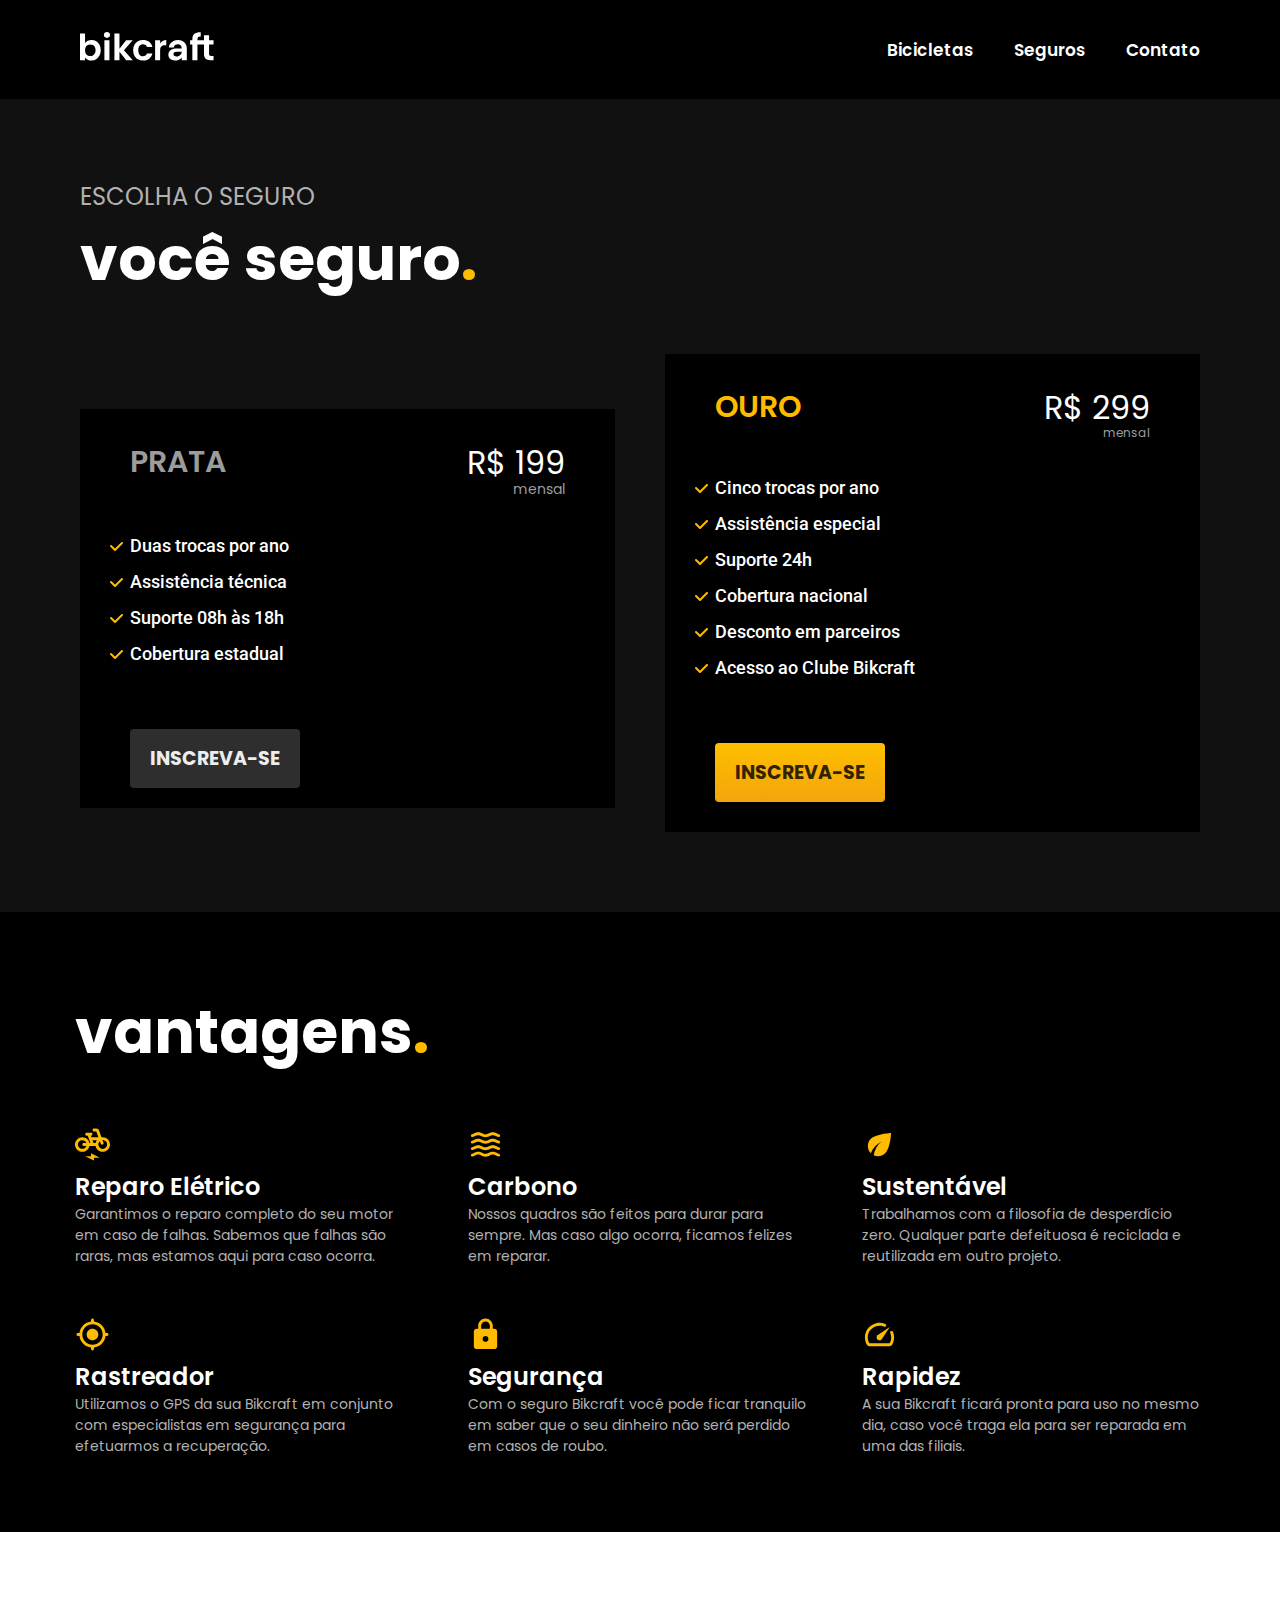
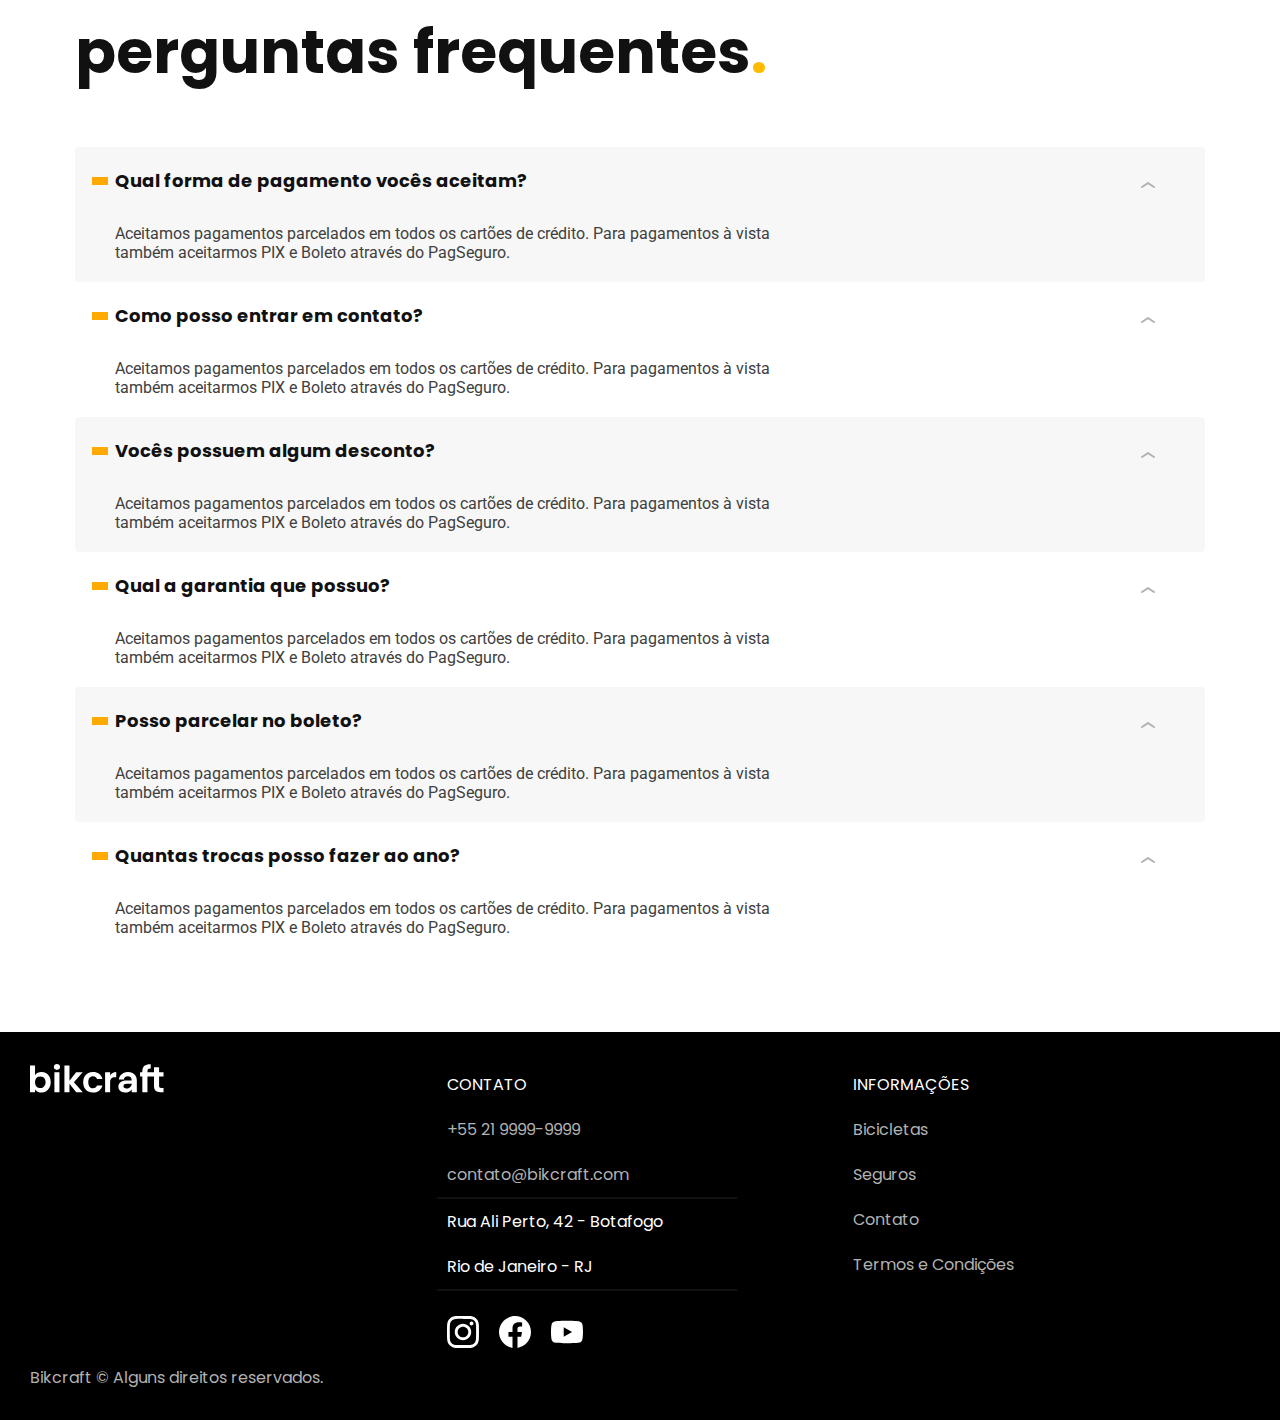
<file: ProjetoFinal/seguros.html>
<!DOCTYPE html>
<html lang="pt-BR">
<head>
    <meta charset="UTF-8">
    <meta http-equiv="X-UA-Compatible" content="IE=edge">
    <meta name="viewport" content="width=device-width, initial-scale=1.0">
    <link rel="preconnect" href="https://fonts.googleapis.com">
    <link rel="preconnect" href="https://fonts.gstatic.com" crossorigin>
    <link href="https://fonts.googleapis.com/css2?family=Roboto:wght@400;700&display=swap" rel="stylesheet">
    <link href="https://fonts.googleapis.com/css2?family=Poppins:wght@400;600;700&display=swap" rel="stylesheet">
    <link rel="shortcut icon" href="./img/favicon.svg" type="image/x-icon">   
    <link rel="stylesheet" href="./css/seguros.css">
    <title>Bicicletas | Bikcraft</title>
</head>
<body>
    <header>
        <a href="./index.html"><img src="./img/bikcraft 1.svg" alt="logo"></a>
        <nav>
            <ul>
                <li><a href="./bicicletas.html">Bicicletas</a></li>
                <li><a href="./seguros.html">Seguros</a></li>
                <li><a href="./contato.html">Contato</a></li>
            </ul>
        </nav>
    </header>
    <section class="seguros">
        <h2>ESCOLHA O SEGURO</h2>
        <h1 class="titulo">você seguro<span>.</span></h1>
        <div class="prata">
            <div class="topo">
                <h1>PRATA</h1>
                <h2>R$ 199</h2>
                <p>mensal</p>
            </div>
            <div class="corpo">
                <h3>Duas trocas por ano</h3>
                <h3>Assistência técnica</h3>
                <h3>Suporte 08h às 18h</h3>
                <h3>Cobertura estadual</h3>
                <a href="#">INSCREVA-SE</a>
            </div>
        </div>
        <div class="ouro">
            <div class="topo">
                <h1>OURO</h1>
                <h2>R$ 299</h2>
                <p>mensal</p>
            </div>
            <div class="corpo">
                <h3>Cinco trocas por ano</h3>
                <h3>Assistência especial</h3>
                <h3>Suporte 24h</h3>
                <h3>Cobertura nacional</h3>
                <h3>Desconto em parceiros</h3>
                <h3>Acesso ao Clube Bikcraft</h3>
                <a href="#">INSCREVA-SE</a>
            </div>
        </div>
    </section>
    <section class="vantagens">
        <h1 class="titulo">vantagens<span>.</span></h1>
        <div class="descricao-vantagens">
            <div class="reparo">
                <img src="./img/eletrica.svg" alt="">
                <h1>Reparo Elétrico</h1>
                <p>Garantimos o reparo completo do seu motor em caso de falhas. Sabemos que falhas são raras, mas estamos aqui para caso ocorra.</p>
            </div>
            <div class="carbono">
                <img src="./img/carbono.svg" alt="">
                <h1>Carbono</h1>
                <p>Nossos quadros são feitos para durar para sempre. Mas caso algo ocorra, ficamos felizes em reparar.</p>
            </div>
            <div class="sustentavel">
                <img src="./img/sustentavel.svg" alt="">
                <h1>Sustentável</h1>
                <p>Trabalhamos com a filosofia de desperdício zero. Qualquer parte defeituosa é reciclada e reutilizada em outro projeto.</p>
            </div>
            <div class="rastreador">
                <img src="./img/rastreador.svg" alt="">
                <h1>Rastreador</h1>
                <p>Utilizamos o GPS da sua Bikcraft em conjunto com especialistas em segurança para efetuarmos a recuperação.</p>
            </div>
            <div class="seguro">
                <img src="./img/seguro.svg" alt="">
                <h1>Segurança</h1>
                <p>Com o seguro Bikcraft você pode ficar tranquilo em saber que o seu dinheiro não será perdido em casos de roubo.</p>
            </div>
            <div class="velocidade">
                <img src="./img/velocidade.svg" alt="">
                <h1>Rapidez</h1>
                <p>A sua Bikcraft ficará pronta para uso no mesmo dia, caso você traga ela para ser reparada em uma das filiais.</p>
            </div>
        </div>
    </section>
    <section class="perguntas-frequentes">
        <h1 class="titulo">perguntas frequentes<span>.</span></h1>
        <div class="perguntas">
            <div class="cinza">
                <h1>Qual forma de pagamento vocês aceitam?</h1>
                <p>Aceitamos pagamentos parcelados em todos os cartões de crédito. Para pagamentos à vista também aceitarmos PIX e Boleto através do PagSeguro.</p>
            </div>
            <div>
                <h1>Como posso entrar em contato?</h1>
                <p>Aceitamos pagamentos parcelados em todos os cartões de crédito. Para pagamentos à vista também aceitarmos PIX e Boleto através do PagSeguro.</p>
            </div>
            <div class="cinza">
                <h1>Vocês possuem algum desconto?</h1>
                <p>Aceitamos pagamentos parcelados em todos os cartões de crédito. Para pagamentos à vista também aceitarmos PIX e Boleto através do PagSeguro.</p>
            </div>
            <div>
                <h1>Qual a garantia que possuo?</h1>
                <p>Aceitamos pagamentos parcelados em todos os cartões de crédito. Para pagamentos à vista também aceitarmos PIX e Boleto através do PagSeguro.</p>
            </div>
            <div class="cinza">
                <h1>Posso parcelar no boleto?</h1>
                <p>Aceitamos pagamentos parcelados em todos os cartões de crédito. Para pagamentos à vista também aceitarmos PIX e Boleto através do PagSeguro.</p>
            </div>
            <div>
                <h1>Quantas trocas posso fazer ao ano?</h1>
                <p>Aceitamos pagamentos parcelados em todos os cartões de crédito. Para pagamentos à vista também aceitarmos PIX e Boleto através do PagSeguro.</p>
            </div>
        </div>
    </section>
    <footer>
        <img src="./img/bikcraft 1.svg" alt="logo">
        <ul>
            <li>CONTATO</li>
            <li><a href="#">+55 21 9999-9999</a></li>
            <li><a href="#">contato@bikcraft.com</a></li>
            <hr>
            <li>Rua Ali Perto, 42 - Botafogo</li>
            <li>Rio de Janeiro - RJ</li>
            <hr>
            <div class="sociais">
                <li><a href="#"><img src="./img/instagram.svg" alt="instagram"></a></li>
                <li><a href="#"><img src="./img/facebook.svg" alt="facebook"></a></li>
                <li><a href="#"><img src="./img/youtube.svg" alt="youtube"></a></li>
            </div>
        </ul>
        <ul>
            <li>INFORMAÇÕES</li>
            <li><a href="./bicicletas.html">Bicicletas</a></li>
            <li><a href="./seguros.html">Seguros</a></li>
            <li><a href="./contatos.html">Contato</a></li>
            <li><a href="./termos.html">Termos e Condições</a></li>
        </ul>
        <p>Bikcraft © Alguns direitos reservados.</p>
    </footer>
</body>
</html>
</file>
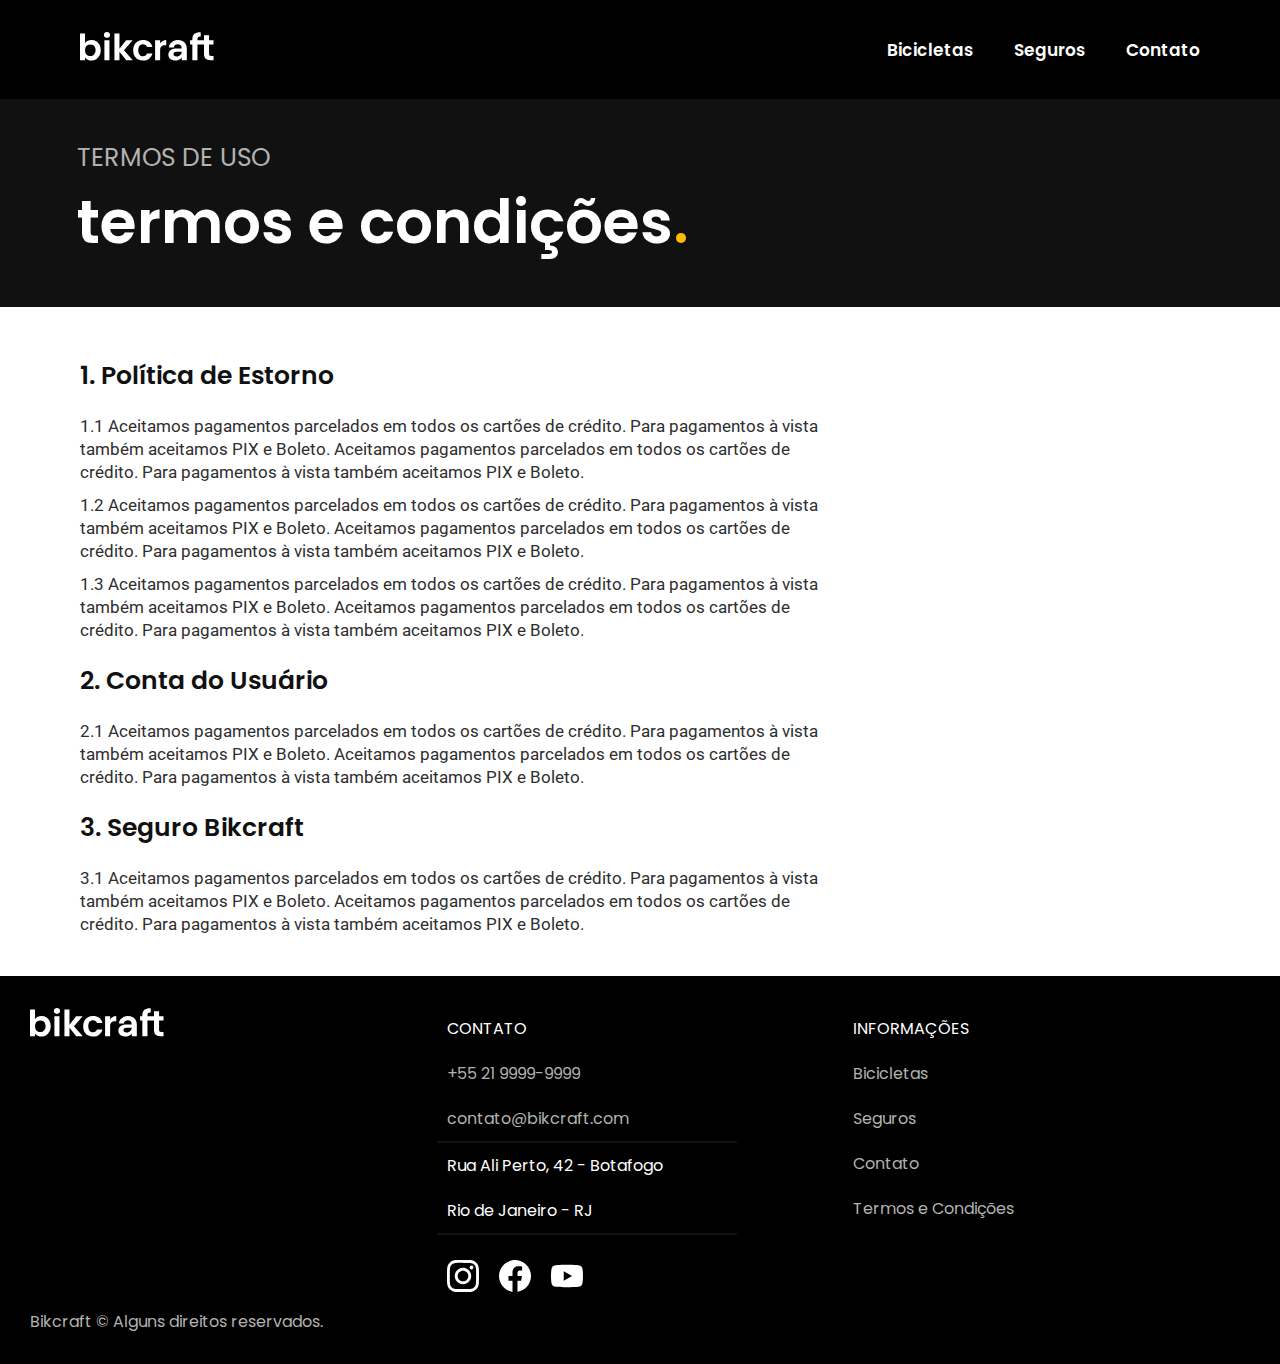
<file: ProjetoFinal/termos.html>
<!DOCTYPE html>
<html lang="pt-BR">
<head>
    <meta charset="UTF-8">
    <meta http-equiv="X-UA-Compatible" content="IE=edge">
    <meta name="viewport" content="width=device-width, initial-scale=1.0">
    <link rel="preconnect" href="https://fonts.googleapis.com">
    <link rel="preconnect" href="https://fonts.gstatic.com" crossorigin>
    <link href="https://fonts.googleapis.com/css2?family=Roboto:wght@400;700&display=swap" rel="stylesheet">
    <link href="https://fonts.googleapis.com/css2?family=Poppins:wght@400;600;700&display=swap" rel="stylesheet">
    <link rel="shortcut icon" href="./img/favicon.svg" type="image/x-icon">   
    <link rel="stylesheet" href="./css/termos.css">
    <title>Termos e Condições | Bikcraft</title>
</head>
<body>
    <header>
        <a href="./index.html"><img src="./img/bikcraft 1.svg" alt="logo"></a>
        <nav>
            <ul>
                <li><a href="./bicicletas.html">Bicicletas</a></li>
                <li><a href="./seguros.html">Seguros</a></li>
                <li><a href="./contato.html">Contato</a></li>
            </ul>
        </nav>
    </header>

    <main>
        <div class="introducao">
            <h2>TERMOS DE USO</h2>
            <h1>termos e condições<span>.</span></h1>
        </div>
    </main>
    <section class="termos">
        <h1>1. Política de Estorno</h1>
        <p>1.1 Aceitamos pagamentos parcelados em todos os cartões de crédito. Para pagamentos à vista também aceitamos PIX e Boleto. Aceitamos pagamentos parcelados em todos os cartões de crédito. Para pagamentos à vista também aceitamos PIX e Boleto.</p>
        <p>1.2 Aceitamos pagamentos parcelados em todos os cartões de crédito. Para pagamentos à vista também aceitamos PIX e Boleto. Aceitamos pagamentos parcelados em todos os cartões de crédito. Para pagamentos à vista também aceitamos PIX e Boleto.</p>
        <p>1.3 Aceitamos pagamentos parcelados em todos os cartões de crédito. Para pagamentos à vista também aceitamos PIX e Boleto. Aceitamos pagamentos parcelados em todos os cartões de crédito. Para pagamentos à vista também aceitamos PIX e Boleto.</p>
        <h1>2. Conta do Usuário</h1>
        <p>2.1 Aceitamos pagamentos parcelados em todos os cartões de crédito. Para pagamentos à vista também aceitamos PIX e Boleto. Aceitamos pagamentos parcelados em todos os cartões de crédito. Para pagamentos à vista também aceitamos PIX e Boleto.</p>
        <h1>3. Seguro Bikcraft</h1>
        <p>3.1 Aceitamos pagamentos parcelados em todos os cartões de crédito. Para pagamentos à vista também aceitamos PIX e Boleto. Aceitamos pagamentos parcelados em todos os cartões de crédito. Para pagamentos à vista também aceitamos PIX e Boleto.</p>
    </section>

    <footer>
        <img src="./img/bikcraft 1.svg" alt="logo">
        <ul>
            <li>CONTATO</li>
            <li><a href="#">+55 21 9999-9999</a></li>
            <li><a href="#">contato@bikcraft.com</a></li>
            <hr>
            <li>Rua Ali Perto, 42 - Botafogo</li>
            <li>Rio de Janeiro - RJ</li>
            <hr>
            <div class="sociais">
                <li><a href="#"><img src="./img/instagram.svg" alt="instagram"></a></li>
                <li><a href="#"><img src="./img/facebook.svg" alt="facebook"></a></li>
                <li><a href="#"><img src="./img/youtube.svg" alt="youtube"></a></li>
            </div>
        </ul>
        <ul>
            <li>INFORMAÇÕES</li>
            <li><a href="./bicicletas.html">Bicicletas</a></li>
            <li><a href="./seguros.html">Seguros</a></li>
            <li><a href="./contato.html">Contato</a></li>
            <li><a href="./termos.html">Termos e Condições</a></li>
        </ul>
        <p>Bikcraft © Alguns direitos reservados.</p>
    </footer>
</body>
</html>
</file>
<file: Projeto WildBeast/css/style.css>
/* font-family: 'Vollkorn', serif; */
@import url('https://fonts.googleapis.com/css2?family=Vollkorn:ital,wght@0,400;0,700;1,400&display=swap');

*{
    margin: 0;
    padding: 0;
    box-sizing: border-box;
}

html{
    font-size: 62.5%;
}

body{
    font-size: 1.6em;
    font-family: 'Vollkorn', serif;
}

/* linear-gradient(135deg, #8844ee, #b07dfb);
#b07dfb; */

header{
    display: flex;
    background-image: linear-gradient(135deg, #8844ee, #b07dfb);
    justify-content: space-between;
    align-items: center;
    padding: 4rem 2rem;
}

header img{
    max-width: 200px;
}

nav ul{
    display: flex;
    gap: 2rem;
    list-style: none;
}

nav ul li a{
    text-decoration: none;
    color: #fff;
    background-color: rgba(0, 0, 0, 0.11);
    border-radius: 4px;
    padding: 1.2rem 1.8rem;
    font-size: 1.8rem;
    display: inline-block;
}

nav ul li a:hover{
    background-color: rgba(0, 0, 0, 0.301);
}

main{
    display: grid;
    grid-template-columns: 1fr 3fr 1fr;
    background-color: #fafbfc;
}

.animais{
    display: flex;
    flex-direction: column;
    gap: 2rem;
    align-items: center;
    padding: 3rem 0rem;
}

.animais img{
    max-width: 150px;
    background-color: #fff;
    padding: 2rem;
    box-shadow: 5px 5px 15px 0px rgb(44 44 44 / 15%);
    border-radius: 4px;
    cursor: pointer;
    transition: 0.3s;
}

.animais img:hover{
    background-color: #b07dfb;
}

.conteudo{
    display: grid;
    grid-template-columns: 1fr 1fr;
    background-color: #fff;
    padding: 3rem;
    gap: 2.5rem;
}

.conteudo h1{
    font-size: 6rem;
    color: #b07dfb;
    font-weight: 700;
    grid-row: 1;
    grid-column: 1;
}

.conteudo > span{
    color: #b07dfb;
    font-style: italic;
    grid-row: 1;
    grid-column: 1;
    align-self: flex-end;
}

.conteudo p{
    color: rgba(0, 0, 0, 0.7);
    font-size: 2rem;
}

.conteudo > p{
    grid-column: span 2;
}

.informacoes{
    grid-column: 2;
    grid-row: 1;
    display: flex;
    gap: 4rem;
}

.informacoes .age, .kg{
    background-image: linear-gradient(135deg, #8844ee, #b07dfb);
    width: 8rem;
    text-align: center;
    color: #b07dfb;
    display: flex;
    flex-direction: column;
    border-radius: 4px;
    box-shadow: 5px 5px 15px 0px rgb(44 44 44 / 15%);
    justify-content: space-between;
}

span.numero{
    font-size: 5rem;
}

span.bg{
    background-color: #fff;
    width: 100%;
    padding: 0.5rem;
    border-radius: 0px 0px 2px 2px;
}

.lobo1, .lobo2{
    align-self: flex-end;
}

.lobo1 img, .lobo2 img{
    border-radius: 4px;
    width: 100%;
}

.lobo2 span{
    color: #b07dfb;
    font-size: 1.4rem;
    max-width: 30ch;
    display: inline-block;
    margin-bottom: 3rem;
}

.frase{
    display: flex;
    grid-column: span 2;
    background-image: linear-gradient(135deg, #8844ee, #b07dfb);
    border-radius: 4px;
    padding: 3.5rem 2rem;
    justify-content: center;
    box-shadow: 5px 5px 15px 0px rgb(44 44 44 / 15%);
}

.frase p{
    color: #fff;
    max-width: 35ch;
    text-align: center;
    font-style: italic;
    font-size: 2.3rem;
}

.descricao-lobo{
    background-image: linear-gradient(135deg, #8844ee, #b07dfb);
    padding: 2.5rem 4rem;
    border-radius: 4px;
    color: #fff;
    font-size: 1.8rem;
    font-family: 'Courier New', Courier, monospace;
    align-self: start;
    box-shadow: 5px 5px 15px 0px rgb(44 44 44 / 15%);
}

.descricao-lobo ul{
    list-style-type: none;
    gap: 2rem;
}

.descricao-lobo ul li{
    border-bottom: 2px solid #af7bfb;
    padding: 1.5rem;
}

.descricao-lobo ul li:nth-child(6){
    border-bottom: none;
}

.informacao-lobo > p{
    padding-bottom: 4rem;
}

.lobo3{
    grid-column: span 2;
}

.lobo3 img{
    width: 100%;
    border-radius: 4px;
}

.anuncios{
    display: flex;
    flex-direction: column;
    align-items: center;
    padding: 3rem 0rem;
    gap: 4rem;
}

.anuncios img{
    max-width: 230px;
    border-radius: 5px;
}


footer{
    background-image: linear-gradient(135deg, #8844ee, #b07dfb);
    text-align: center;
    padding: 3rem;
}

footer p{
    color: #fff;
    font-size: 2rem;
}


@media (max-width: 1000px) {
    main{
        grid-template-columns: 1fr 2fr;
    }
    .anuncios{
        grid-column: 2;
        flex-direction: row;
        align-items: center;
        padding: 3rem;
        justify-content: center;
    }
}

@media (max-width: 1000px) {
    main{
        grid-template-columns: 1fr;
    }
    .animais {
        flex-direction: row;
        flex-wrap: wrap;
        justify-content: center;
        padding: 3rem 1.1rem;
    }
    .anuncios{
        grid-column: 1;
        flex-wrap: wrap;
    }
}

@media (max-width: 600px) {
    header {
        flex-wrap: wrap;
        justify-content: center;
        gap: 3rem;
        padding: 2rem 1rem;
    }

    nav ul{
        flex-wrap: wrap;
        justify-content: center;
    }

    .conteudo {
        display: grid;
        grid-template-columns: 1fr;
        background-color: #fff;
        padding: 2rem;
        gap: 2.5rem;
    }

    .conteudo h1 {
        font-size: 4rem;
        margin-bottom: 1rem;
    }

    .informacoes{
        grid-column: 1;
        grid-row: auto;
    }

    .conteudo > p {
        grid-column: 1;
    }

    .frase {
        grid-column: 1;
    }

    .lobo3 {
        grid-column: 1;
    }

    .anuncios{
        padding: 2rem;
    }
}

@media (max-width: 350px) {
    .animais {
        padding: 3rem 1rem;
        gap: 1rem;
    }
    .animais img {
        max-width: 130px;
        background-color: #fff;
        padding: 1rem;
    }
}
</file>
<file: ProjetoBikeCraft/css/style.css>
*{
    margin: 0;
    padding: 0;
    box-sizing: border-box;
}

body{
    background-color: #f7f7f7;
    font-family: Arial, Helvetica, sans-serif;
}

nav{
    display: flex;
    align-items: center;
    flex-direction: column;
    flex-wrap: wrap;
    justify-content: center;
    gap: 2.5rem;
}

nav h1{
    font-size: 2.2rem;
    margin-top: 5rem;
}

nav ul{
    display: flex;
    list-style-type: none;
    gap: 1.2rem;
}

nav ul a{
    text-decoration: none;
    color: #000;
    font-size: 1.1rem;
    border-radius: 0.2rem;
}

nav li{
    padding: 1rem 1.2rem;
    background-color: white;
    border-radius: 0.25rem;
}

nav li:hover{
    border: 0.15rem solid #e21;
    padding: 0.85rem 1.05rem;
}

main{
    max-width: 62.5rem;
    margin-top: 5rem;
    margin-left: 12vw;
}
#grid{
    display: grid;
    grid-template-columns: 1fr 1fr;
    color: black;
    background-color: white;
    align-items: center;
}

#grid p{
    font-size: 1.2rem;
}

.info{
    display: grid;
    text-align: right;
    padding: 0rem 1.9rem;
    gap: 1.2rem;
    align-content: center;
    justify-items: end;
}

.info h1{
    position: relative;
}

.info h1::before{
    content: "";
    display: block;
    height: 0.3rem;
    width: 4.3rem;
    background-color: #e21;
    position: absolute;
    top: -2.7rem;
    right: -4rem;
}

.info p{
    grid-column: 1;
}

.info a{
    color: white;
    background-color: #ee2211;
    padding: 1rem;
    text-decoration: none;
    border-radius: 0.2rem;
}

.info a:hover{
    background-color: #bf1b0d;
}

.bike img{
    width: 100%;
    height: 100%;
}


.vantagem{
    width: 100%;
    height: 100%;
    background-color: #f7f7f7;
}

.vantagem h1{
    font-size: 4rem;
    color: #c6c6c6;
    text-align: right;
    padding: 6rem 1.9rem;
}

.vantagens{
    display: grid;
    grid-template-columns: 1fr;
    padding: 2.5rem 1.5rem;
}

.motor, .velocidade, .rastreador{
    display: grid;
    grid-template-columns: 1fr 4fr;
    padding: 0.65em;
}

.vantagens h2, p{
    grid-column: 2/3;
}

.vantagens h2{
    margin-top: 1.3rem;
    font-size: 1.2rem;
}

.vantagens img{
    margin-top: 1.2rem;
    max-width: 35%;
    justify-self: end;
    margin-right: 1.2rem;
}

.motor, .rastreador{
    background-color: #f7f7f7;
}

.motor:hover, .velocidade:hover, .rastreador:hover{
    border-left: 0.35rem solid #e21;
    padding-left: 0.30rem;
}

footer{
    display: flex;
    justify-content: center;
    align-items: center;
    background-color: white;
    margin-top: 4rem;
    height: 6rem;
    font-size: 1.3rem;
}

@media (max-width: 1024px){
    main{
        margin-left: 0;
        margin: 20px;
    }
}

@media (max-width: 850px){
    nav ul{
        flex-wrap: wrap;
        justify-content: center;
    }
    .info{
        text-align: center;
        justify-items: center;
        margin-bottom: 30px;
    }

    .vantagem h1{
        text-align: center;
    }

    .info h1::before{
        display: none;
    }
    #grid{
        display: grid;
        grid-template-columns: 1fr;
    }

    .motor,.velocidade,.rastreador{
        padding: 1rem;
    }
}

@media (max-width: 500px){
    .vantagem h1 {
        font-size: 2.8rem;
        padding: 4rem 1.5rem;
    }
    footer{
        font-size: 0.9rem;
    }
}
@media (max-width: 500px){
    .vantagem h1 {
        font-size: 2rem;
        padding: 4rem 1rem;
    }
}
</file>
<file: ProjetoFinal/css/style.css>
/* font-family: 'Poppins', sans-serif; */
@import url('https://fonts.googleapis.com/css2?family=Poppins:wght@400;600;700&display=swap');
/* font-family: 'Roboto', sans-serif; */
@import url('https://fonts.googleapis.com/css2?family=Roboto:wght@400;700&display=swap');

*{
    margin: 0;
    padding: 0;
    box-sizing: border-box;
}
html{
    font-size: 62.5%; 
} 

body{
    font-size: 1.6em;
    font-family: 'Poppins', sans-serif;
}

span{
    color: #ffbb00;
}

/* CABEÇALHO */

header{
    background-color: #000;
    display: flex;
    justify-content: space-between;
    align-items: center;
    padding: 3rem 8rem;
}

nav ul{
    display: flex;
    gap: 4rem;
    list-style: none;
}

nav ul li a{
    text-decoration: none;
    color: #fff;
    font-weight: 600;
    font-size: 1.7rem;
    padding: 0.5rem 0;
    border-bottom: 1px solid transparent;
    transition: 0.4s ease;
    transition-property: border-bottom;
}
nav ul li a:hover{
    border-bottom: 2px solid #fff;
}

/* PRINCIPAL */

main{
    display: flex;
    background-color: #000;
    padding: 0 6rem;
    height: 75rem;
    box-shadow: inset 0 -120px #fff;
}

.informacoes{
    display: flex;
    flex-direction: column;
    flex-wrap: wrap;
    padding: 2rem;
    gap: 2rem;
    align-items: flex-start;
    justify-content: center;
}

main h1{
    color: #fff;
    font-size: 6rem;
    font-weight: 600;
    line-height: 6rem;
}

main h2{
    color: #b2b2b2;
    font-family: 'Roboto', sans-serif;
    font-weight: 400;
    line-height: 3.5rem;
}

main a{
    text-decoration: none;
    color: #332200;
    background: linear-gradient(#ffbf00, #f2a50c);
    font-size: 1.8rem;
    font-weight: 600;
    text-transform: uppercase;
    padding: 1.5rem 3rem;
    border-radius: 4px;
    margin-top: 1rem;
    position: relative;
}

main a:hover{
    background: linear-gradient(#ebb105, #cf8d08);
}

main a::after{
    content: '';
    display: block;
    position: absolute;
    width: 5.2rem;
    height: 5.2rem;
    background: url('../img/dec.svg');
    top: 5rem;
    left: -8rem;
}

main img{
    width: 52%;
    height: 100%;
    object-fit: cover;
    border-radius: 0.5rem;
    margin: 0rem 2rem;
}

/* SECAO BICICLETAS */

.bicicletas{
    display: grid;
    grid-template-columns: repeat(3, minmax(28rem, 1fr));
    padding: 4rem 2rem;
    gap: 4rem;
}

.bicicletas h1.titulo{
    color: #111111;
    grid-column: 1/-1;
    font-size: 6.2rem;
    padding-left: 7rem;
}

.bicicleta1 h1, .bicicleta2 h1, .bicicleta3 h1{
    font-weight: 600;
    font-size: 2.8rem;
    color: #111111;
    position: relative;
    padding: 0 1.5rem;
    transition: 0.5s ease;
}

.bicicleta1 h1::before, .bicicleta2 h1::before, .bicicleta3 h1::before{
    content: "";
    display: block;
    width: 12px;
    height: 8px;
    background-color: #FFBB00;
    position: absolute;
    top: 1.5rem;
    left: -0.4rem;
    transition: 0.5s ease;
}

.bicicleta1:hover > h1::before,.bicicleta2:hover > h1::before, .bicicleta3:hover > h1::before{
    content: "";
    display: block;
    width: 2.8rem;
    height: 0.8rem;
    background-color: #FFBB00;
    position: absolute;
    top: 1.5rem;
    left: -0.4rem;
}
.bicicleta1:hover > h1,.bicicleta2:hover > h1, .bicicleta3:hover > h1{
    padding: 0 3.5rem;
}

.bicicletas h2{
    font-family: 'Roboto' ,sans-serif;
    color: #595959;
    font-size: 1.8rem;
    font-weight: 400;
    padding: 0.5rem 1.5rem;
}

.bicicletas img{
    width: 100%;
    object-fit: cover;
    height: 40rem;
    border-radius: 4px;
}

/* SECAO TECNOLOGIA */

.tecnologia{
    display: grid;
    grid-template-columns: 1fr 1fr;
    grid-template-rows: 130px auto 130px;
    background-color: #111;
    padding: 6rem;
    box-shadow: inset 0 -130px #fff, inset 0 130px #fff;;
    gap: 2rem;
}

.informacoes{
    grid-row: 2;
}

.tecnologia h1{
    color: #fff;
    font-size: 6rem;
    line-height: 7rem;
}

.tecnologia h2, h3{
    color: #b2b2b2;
    font-family: 'Roboto', sans-serif;
    font-weight: 400;
}

.tecnologia h3{
    font-size: 2.3rem;
    line-height: 3.4rem;
}

.tecnologia a{
    color: #ffbb00;
    font-size: 2.6rem;
    text-decoration: none;
    border-bottom: 4px solid #ffbb00;
}

.tecnologia a:hover{
    color: #fff;
    border-bottom: 4px solid #fff;
}

.modelos{
    margin-top: 6rem;
    display: flex;
    gap: 3rem;
}

.motor h1, .rastreador h1{
   color: #fff;
   font-size: 1.8rem;
   font-weight: 400;
   position: relative;
   line-height: 5.5rem;
}

.motor h1::before{
    content: '';
    width: 2.4rem;
    height: 2.4rem;
    background: url('../img/eletrica.svg');
    position: absolute;
    top: -10px;
}

.rastreador h1::before{
    content: '';
    width: 2.4rem;
    height: 2.4rem;
    background: url('../img/rastreador.svg');
    position: absolute;
    top: -10px;
}

.motor p, .rastreador p{
   color: #b2b2b2;
   font-size: 1.5rem;
   font-weight: 400;
}

.tecnologia img{
    width: 100%;
    height: 100%;
    object-fit: cover;
    grid-column: 2;
    grid-row: 1 / 4;
    border-radius: 6px;
}

/* SECAO PARCEIROS */

.parceiros h1{
    color: #111111;
    grid-column: 1/-1;
    font-size: 6.2rem;
    padding-left: 7rem;
}

.lista-parceiros{
    gap: 4rem;
    padding: 6rem 10rem;
    display: grid;
    grid-template-columns: repeat(4, 1fr);
    align-items: center;
}

.lista-parceiros img{
    width: 90%;
}

/* SECAO DEPOIMENTO */

.feedback{
    background-color: #ffbb00;
    display: grid;
    grid-template-columns: 1fr 1fr;
    height: 40rem;
}

.foto{
    height: 100%;
    height: 40rem;
}

.foto img{
    width: 100%;
    height: 100%;
    object-fit: cover;
}

.depoimento{
    padding: 8rem;
    position: relative;
}

.depoimento::after{
    content: "";
    display: block;
    width: 5.2rem;
    height: 5.2rem;
    background: url("../img/decorange.svg") no-repeat;
    position: absolute;
    bottom: 5rem;
    right: 5rem;
}

.depoimento h1{
    font-family: 'Merriweather', serif;
    color: #332200;
    font-weight: 900;
    font-style: italic;
    font-size: 3.2rem;
    line-height: 4rem;
    margin-bottom: 4rem;
}

.depoimento p{
    color: #664400;
    font-weight: 600;
    font-size: 1.8rem;
    line-height: 24px;
    opacity: 0.8;
    text-align: left;
}

/* SECAO SEGUROS */

.seguros{
    display: grid;
    grid-template-columns: 1fr 1fr;
    background-color: #111111;
    padding: 8rem;
    gap: 5rem;
    align-items: center;
}

.seguros h1{
    color: #fff;
    grid-column: 1/-1;
    font-size: 6rem;
    padding-left: 3rem;
}

.topo{
    display: grid;
    grid-template-columns: 1fr 1fr;
    grid-template-rows: 4rem;
}

.topo h2, p{
    grid-column: 3;
    text-align: right;
}

.prata{
    margin-top: 3rem;
    background-color: #000;
    padding: 3rem 5rem 2rem 5rem;
    display: grid;
    grid-template-columns: 1fr;
    gap: 2rem;
    text-align: left;
}

.prata h1{
    color: #9c9c9c;
    font-size: 3rem;
    font-weight: 600;
    padding: 0;
}

.prata h2{
    color: #fff;
    height: 3rem;
    font-size: 3.2rem;
}

.prata p{
    color: #9c9c9c;
    font-size: 1.4rem;
}

.prata .corpo h3{
    color: white;
    font-weight: 400;
    font-size: 1.8rem;
    font-family: 'Roboto', sans-serif;
    font-weight: 500;
    margin: 1.5rem 0px;
    position: relative;
}
.prata .corpo h3::before{
    content: "";
    background: url('../img/lista.svg');
    width: 1.3rem;
    height: 0.9rem;
    position: absolute;
    left: -2rem;
    top: 0.7rem;
}

.prata .corpo a{
    color: #ededed;
    background-color: #2e2e2e;
    font-weight: 700;
    font-size: 1.9rem;
    text-decoration: none;
    padding: 1.5rem 2rem;
    border-radius: 4px;
    display: inline-block;
    margin-top: 5rem;
}

.prata .corpo a:hover{
    background-color: #414040;
}

.ouro{
    background-color: #000;
    padding: 3rem 5rem;
    display: grid;
    grid-template-columns: 1fr;
    gap: 2rem;
    text-align: left;
}

.ouro h1{
    color: #ffbb00;
    font-size: 3rem;
    font-weight: 600;
    padding: 0;
}

.ouro h2{
    color: #fff;
    font-size: 3.2rem;
}

.ouro p{
    color: #9c9c9c;
    font-size: 1.2rem;
}

.ouro .corpo h3{
    color: white;
    font-weight: 400;
    font-size: 1.8rem;
    font-family: 'Roboto', sans-serif;
    font-weight: 500;
    margin: 1.5rem 0px;
    position: relative;
}

.ouro .corpo h3::before{
    content: "";
    background: url('../img/lista.svg');
    width: 1.3rem;
    height: 0.9rem;
    position: absolute;
    left: -2rem;
    top: 0.7rem;
}

.ouro .corpo a{
    color: #332200;
    background: linear-gradient(#ffbf00, #f2a50c);;
    font-weight: 700;
    font-size: 1.9rem;
    text-decoration: none;
    padding: 1.5rem 2rem;
    border-radius: 4px;
    display: inline-block;
    margin-top: 5rem;
}

.ouro .corpo a:hover{
    background: linear-gradient(#ffb60d, #e7951a);
}

footer{
    display: grid;
    grid-template-columns: 1fr 1fr 1fr;
    padding: 3rem;
    background-color: #000;
}

footer li{
    padding: 1rem;
    color: #fff;
    list-style: none;
}

footer ul li a{
    text-decoration: none;
    color: #b2b2b2;
}

footer hr{
    border: 1px solid #111;
    width: 30rem;
}

footer p{
    color: #b2b2b2;
    text-align: left;
    grid-column: 1;
}

footer ul .sociais{
    margin-top: 1.5rem;
    display: flex;
}

@media (max-width: 1150px) {
    .tecnologia{
        padding: 3rem;
    }
    .tecnologia img{
        width: 90%;
    }
    .depoimento::after {
        bottom: 9rem;
        right: 5rem;
    }
    .depoimento h1 {
        margin-bottom: 1rem;
    }
}


@media (max-width: 1024px){
    main{
        padding: 1rem;
    }
    .bicicletas h1.titulo{
        font-size: 4.5rem;
        padding: 0;
    }
    .lista-parceiros{
        grid-template-columns: repeat(2, 1fr);
        gap: 6rem;
    }
    .parceiros h1 {
        font-size: 5.2rem;
        padding-left: 4rem;
    }
    .lista-parceiros img{
        width: 80%;
    }
}

@media (max-width: 950px) {
    .bicicletas{
        grid-template-columns: repeat(2, minmax(20rem, 1fr));
    }
    .bicicleta3{
        grid-column: 1/3;
    }

    .feedback {
        display: grid;
        grid-template-columns: 1fr;
        height: 100%;
    }
    .depoimento::after {
        bottom: 5rem;
        right: 5rem;
    }
}
@media (max-width: 815px){
    header{
        padding: 3rem 4rem;
    }
    nav ul{
        gap: 2rem;
    }
    nav ul li a{
        background-color: #111111;
        padding: 1rem 2rem;
    }

    main{
        flex-direction: column;
        background-color: #111111;
    }

    main h1{
        font-size: 3.5rem;
    }
    main h2{
        font-size: 2.2rem;
    }
    main img{
        margin: 2rem 2rem 2rem 0;
        width: 100%;
        height: 52%;
    }

    .bicicletas h1.titulo{
        font-size: 3.5rem;
    }

    .bicicleta1 h1, .bicicleta2 h1, .bicicleta3 h1{
        font-size: 2.4rem;
    }

    .informacoes{
        grid-row: 1;
    }
    .tecnologia{
        grid-template-columns: 1fr;
        grid-template-rows: 1fr;
        padding: 20px;
        box-shadow: none;
    }

    .tecnologia h2{
        font-size: 1.5rem;
    }

    .tecnologia h1{
        font-size: 4rem;
    }

    .tecnologia h3{
        font-size: 1.8rem;
    }

    .modelos{
        margin-top: 3rem;
    }

    .motor h1, .rastreador h1{
        font-size: 2rem;
    }
    .motor p, .rastreador p{
        font-size: 1.3rem;
    }

    .tecnologia img{
        display: none;
    }
    .parceiros h1 {
        font-size: 3rem;
        padding-left: 3.5rem;
    }
    .lista-parceiros{
        padding: 6rem;
    }
    .lista-parceiros img{
        width: 70%;
    }
    .seguros {
        padding: 3rem;
        gap: 3rem;
    }
    .seguros h1 {
        font-size: 4rem;
        padding-left: 1rem;
    }
    .depoimento h1 {
        font-size: 2.8rem;
    }
}

@media (max-width: 780px) {
    .seguros {
        grid-template-columns: 1fr;
    }

    .seguros h1 {
        font-size: 3rem;
        padding-left: 0rem;
    }

    .prata, .ouro{
        gap: 0;
    }

    .prata .corpo h3, .ouro .corpo h3 {
        margin: 1rem 0px;
    }

    .prata .corpo a, .ouro .corpo a {
        margin-top: 3rem;
    }

    .prata h2, .ouro h {
        font-size: 2.8rem;
    }
}

@media (max-width: 620px) {
    header{
        padding: 3rem 1rem;
    }
    nav ul li a{
        padding: 0.8rem 1.5rem;
        font-size: 1.3rem;
    }
    .modelos{
        flex-direction: column;
    }
    .lista-parceiros img{
        width: 100%;
    }
    .lista-parceiros{
        padding: 4rem;
    }
    .parceiros h1 {
        font-size: 2rem;
        padding-left: 3.5rem;
    }

    footer{
        grid-template-columns: 1fr;
        text-align: center;
        align-items: center;
        justify-items: center;
    }
    footer ul .sociais {
        justify-content: center;
        flex-wrap: wrap;
    }
}

@media (max-width: 475px) {
    header{
        flex-direction: column;
        gap: 3rem;
    }
    .bicicletas{
        grid-template-columns: 1fr;
    }
    .bicicleta3{
        grid-column: 1;
    }
    .tecnologia h1 {
        font-size: 3.5rem;
    }
    .prata, .ouro{
        padding: 3rem 2.5rem 2rem 2.5rem;
    }
}
@media (max-width: 340px) {
    nav ul{
        gap: 1rem;
    }
    .tecnologia, .informacoes{
        padding: 0.5rem;
    }
    .informacoes{
        flex-wrap: wrap;
    }
    .lista-parceiros{
        padding: 1rem;
    }
    .parceiros h1 {
        font-size: 2rem;
        padding-left: 1rem;
    }
    footer hr{
        width: 25rem;
    }
}
@media (max-width: 320px) {
    nav ul{
        flex-direction: column;
        gap: 3rem;
    }

    nav ul li a{
        display: inline-block;
        width: 10rem;
        text-align: center;
    }

    .tecnologia h1 {
        font-size: 3rem;
    }
    .seguros {
        padding: 1rem;
        gap: 3rem;
    }
}
</file>
<file: ProjetoFlexBlog/css/style.css>
/* font-family: 'Nunito', sans-serif; */
@import url('https://fonts.googleapis.com/css2?family=Nunito:ital,wght@0,400;0,700;1,400&display=swap');

*{
    margin: 0;
    padding: 0;
    box-sizing: border-box;
}

html{
    font-size: 62.5%; 
} 

body{
    font-size: 1.6em;
    font-family: 'Nunito', sans-serif;
}

header{
    background-color: #122ab2;
    margin: 0 auto;
    max-width: 1000px;
}


.informacoes{
    display: flex;
    justify-content: space-between;
    padding: 1rem 3rem;
    color: #fff;
    font-size: 1.7rem;
    align-items: center;
    flex-wrap: wrap;
}

.informacoes a{
    text-decoration: none;
    color: #fff;
}

nav{
    background-color: #2c70ff;
    display: flex;
    justify-content: space-between;
    align-items: center;
    padding: 2rem 3rem;
    flex-wrap: wrap;
}

nav > a{
    text-decoration: none;
    color: #fff;
    font-size: 3.5rem;
    font-weight: 700;
}

.menu{
    display: flex;
    gap: 3rem;
}

.menu a{
    text-decoration: none;
    color: #fff;
    font-size: 2rem;
}

.menu a:hover{
    color: #122ab2;
}

main{
    margin: 0 auto;
    max-width: 1000px;
}

main > h1{
    font-size: 4.5rem;
    color: #222222;
    max-width: 20ch;
    padding: 6rem 0rem;
}

.sobre{
    padding: 6rem 0rem;
    border-top: 2px solid #2c70ff;
    border-bottom: 2px solid #2c70ff;
    display: flex;
    flex-wrap: wrap;
}

.sobre h1{
    font-size: 4.5rem;
    color: #222222;
    margin-bottom: 2rem;
}

.texto{
    display: flex;
    flex-direction: column;
    max-width: 50ch;
    padding: 2rem;
}

.texto p{
    font-size: 2rem;
    color: #7c7c7c;
    margin-bottom: 2rem;
}

.imagens{
    display: flex;
    justify-content: right;
    align-items: flex-start;
    gap: 4rem;
}

.imagens img{
    width: 100%;
}

.produto{
    padding: 8rem 0rem;
}

.produto h1{
    font-size: 4.5rem;
    color: #222222;
    margin-bottom: 5rem;
}

.produtos{
    display: flex;
    align-items: flex-end;
    flex: 1;
    gap: 2rem;
}

.produtos h1{
    color: #a4a4a4;
    padding-left: 2rem;
    margin-bottom: 4rem;
}

.produtos img{
    max-width: 100%;
}

.produto1, .produto2, .produto3{
    background-color: #f7f7f7;
    padding: 6rem 0rem 0rem 0rem;
}

.produto1{
    border-top: 10px solid #ae81ff;
}

.produto2{
    border-top: 10px solid #f9265e;
}
.produto3{
    border-top: 10px solid #66d9eb;
}

.planos{
    background-color: #f7f7f7;
    display: flex;
    flex-wrap: wrap;
    gap: 2rem;
    padding: 4rem;
    justify-content: center;
    align-items: flex-end;
    margin-bottom: 5rem;
}

.planos h1{
    color: #a4a4a4;
    font-size: 4.8rem;
}

.planos h2{
    border-top: 2px solid #fff;
    border-bottom: 2px solid #fff;
    padding: 0.8rem;
    margin: 2rem 0rem;
    display: block;
    font-size: 3.8rem;
}

.planos span{
    font-size: 1.8rem;
}

.planos ul li{
    list-style-type: none;
    text-align: left;
    color: #7c7c7c;
    font-style: italic;
    font-size: 2rem;
    padding: 0.8rem;
    position: relative;
}

.planos ul li::before{
    content: "";
    width: 8px;
    height: 8px;
    background-color: #2c70ff;
    display: inline-block;
    position: absolute;
    top: 16px;
    border-radius: 50%;
    right: 0;
}

.planos div{
    border: 4px solid #fff;
    padding: 6rem 4rem;
    width: auto;
    text-align: center;
}

.planos button{
    padding: 2rem 6rem;
    border: none;
    font-size: 3rem;
    font-weight: 700;
    margin-top: 2rem;
    border: 5px solid #000;
}


.final{
    max-width: 1000px;
    margin: 0 auto;
}


.descricao{
    display: flex;
    gap: 4rem 1rem;
    flex-wrap: wrap;
    align-items: baseline;
    flex: 1;
    padding: 3rem;
}

.descricao div{
    max-width: 300px;
    padding: 1rem;
}

.descricao div h1{
    color: #a4a4a4;
    font-size: 4rem;
    padding-left: 1.5rem;
    position: relative;
    margin-bottom: 3rem;
}

.descricao div h1.roxo::before{
    content: "";
    width: 8px;
    height: 30px;
    display: inline-block;
    background-color: #ae81ff;
    position: absolute;
    top: 10px;
    left: 0;
}
.descricao div h1.rosa::before{
    content: "";
    width: 8px;
    height: 30px;
    display: inline-block;
    background-color: #f9265e;
    position: absolute;
    top: 10px;
    left: 0;
}
.descricao div h1.azul::before{
    content: "";
    width: 8px;
    height: 30px;
    display: inline-block;
    background-color: #66d9eb;
    position: absolute;
    top: 10px;
    left: 0;
}

.descricao div p{
    color: #7c7c7c;
    font-size: 2rem;
}

.assinar{
    background-color: #f7f7f7;
    display: flex;
    padding: 8rem 0rem;
    justify-content: space-between;
}

.news h1{
    color: #a4a4a4;
    font-size: 5rem;
}

.news p{
    color: #7c7c7c;
    font-style: italic;
    font-size: 2rem;
    max-width: 20ch;
}

.cadastrar input{
    padding: 2.5rem 4rem 1.8rem 2rem;
    font-size: 2rem;
    border: none;
    border: 4px solid #2c70ff;
    font-weight: 400;
    font-style: italic;
}

.cadastrar button{
    background-color: #2c70ff;
    border: none;
    padding: 2rem 5rem;
    color: #fff;
    font-size: 3rem;
    font-weight: 700;
    cursor: pointer;
}

footer{
    background-color: #2c70ff;
    padding: 8rem;
    text-align: center;
    max-width: 1000px;
    margin: 0 auto;
}

footer h3{
    font-weight: 400;
    color: #122ab2;
    font-size: 3.5rem;
}


@media (max-width: 1000px) {
    main > h1 {
        text-align: center;
        justify-content: center;
        margin: 0 auto;
    }

    .sobre{
        text-align: center;
        justify-content: center;
    }

    .imagens {
        gap: 10rem;
    }

    .produto h1 {
        text-align: center;
    }

    .produtos {
        justify-content: center;
        flex-wrap: wrap;
        gap: 5rem;
    }

    .descricao {
        justify-content: center;
    }

    .texto{
        max-width: 80ch;
    }

    .texto p{
        font-size: 3rem;
    }

    .assinar {
        padding: 8rem 3rem;
        flex-wrap: wrap;
    }
}

@media (max-width: 850px){
    .assinar{
        justify-content: center;
        gap: 5rem;
    }

    .descricao{
        padding: 0;
    }
}

@media (max-width: 600px){
    .informacoes{
        flex-direction: column;
        gap: 1.5rem;
    }
    nav{
        justify-content: center;
    }
    .imagens{
        display: none;
    }

    .cadastrar {
        display: flex;
        flex-direction: column;
        align-items: center;
    }
}

@media (max-width: 450px) {
    nav{
        flex-direction: column;
        text-align: center;
    }
    .menu{
        flex-direction: column;
        text-align: center;
    }

    .planos{
        padding: 2rem;
    }

    .planos div{
        padding: 6rem 1rem;
    }
}
</file>
<file: ProjetoPortifolio/css/style.css>
*{
    margin: 0;
    padding: 0;
    box-sizing: border-box;
}
/* font-family: 'Fira Sans', sans-serif; */
@import url('https://fonts.googleapis.com/css2?family=Fira+Sans:wght@400;700&display=swap');

body{
    font-family: 'Fira Sans', sans-serif;
    font-weight: 400;
}

nav{
    display: flex;
    justify-content: space-between;
    color: #141414;
    padding: 2.2rem 3rem;
    align-items: center;
}

nav h1{
    font-size: 2.6rem;
    font-weight: 700;
}

nav ul{
    display: flex;
    list-style: none;
    gap: 3rem;
    padding-right: 4rem;
}

nav ul li a{
    font-size: 1.2rem;
    text-decoration: none;
    color: #141414;
}

.introducao{
    display: flex;
    margin: 50px 70px 70px 70px;
    align-items: center;
    gap: 20px;
    justify-content: center;
}

.introducao img{
    max-width: 350px;
}

.sobre{
    display: flex;
    flex-flow: column wrap;
    padding: 80px;
    position: relative;
    gap: 1rem;
}

.sobre h1{
    font-size: 4.5rem;
    font-weight: 700;
    color: #141414;
}

.sobre h2{
    color: #525252;
    font-weight: 400;
    font-size: 1.5rem;
}

.sobre img{
    position: absolute;
    z-index: -1;
    top: 50px;
    left: 40px;
}

.experiencia{
    display: grid;
    grid-template-columns: 1.5fr 3fr;
    gap: 30px 6rem;
    margin-bottom: 5rem;
}

.experiencia h1.titulo{
    display: grid;
    grid-row: span 4;
    color: #e0e0e0;
    font-size: 8rem;
    word-break: break-all;
    text-transform: uppercase;
    padding: 0px 4rem;
    line-height: 10rem;
}

.experiencia h2.subtitulo{
    font-weight: 400;
    color: #525252;
    padding: 0px 20rem 0px 0px;
}

.experiencia h2.subtitulo span{
    color: #141414;
    font-weight: 700;
}

.bikcraft{
    display: grid;
    grid-template-columns: 1fr 1fr;
    background-color: #f5f5f5;
    padding: 20px;
    gap: 10px 30px;
    border-radius: 4px;
    margin-right: 5rem;
    position: relative;
}

.bikcraft span{
    position: absolute;
    padding: 5px 15px 0px 5px;
    border-right: 4px solid #65dd0ab4;
    left: -53px;
    top: 18px;
    color: #525252;
    font-weight: 400;
    font-size: 0.9rem;
}

.bikcraft h1{
    display: grid;
    grid-row: 1;
    font-size: 1.2rem;
    color: #141414;
}

.bikcraft h2{
    display: grid;
    grid-column: 1;
    font-weight: 400;
    color: #525252;
    font-size: 1rem;
}
.bikcraft ul{
    display: flex;
    flex-wrap: wrap;
    gap: 1.25rem 1.5rem;
    list-style-type: none;
}

.bikcraft ul li{
    padding: 5px 10px;
    background-color: white;
    border-radius: 3px;
}

.surfbot{
    display: grid;
    grid-template-columns: 1fr 1fr;
    background-color: #f5f5f5;
    padding: 20px;
    gap: 10px 30px;
    border-radius: 4px;
    margin-right: 5rem;
    position: relative;
}

.surfbot span{
    position: absolute;
    padding: 5px 15px 0px 5px;
    border-right: 4px solid #65dd0ab4;
    left: -73px;
    top: 18px;
    color: #525252;
    font-weight: 400;
    font-size: 0.9rem;
}

.surfbot h1{
    display: grid;
    grid-row: 1;
    font-size: 1.2rem;
    color: #141414;
}

.surfbot h2{
    display: grid;
    grid-column: 1;
    font-weight: 400;
    color: #525252;
    font-size: 1rem;
}
.surfbot ul{
    display: flex;
    flex-wrap: wrap;
    gap: 1.25rem 1.5rem;
    list-style-type: none;
}

.surfbot ul li{
    padding: 5px 10px;
    background-color: white;
    border-radius: 3px;
    align-self: baseline;
}

.brafe{
    display: grid;
    grid-template-columns: 1fr 1fr;
    background-color: #f5f5f5;
    padding: 20px;
    gap: 10px 30px;
    border-radius: 4px;
    margin-right: 5rem;
    position: relative;
}

.brafe span{
    position: absolute;
    padding: 5px 15px 0px 5px;
    border-right: 4px solid #65dd0ad5;
    left: -53px;
    top: 18px;
    color: #525252;
    font-weight: 400;
    font-size: 0.9rem;
}

.brafe h1{
    display: grid;
    grid-row: 1;
    font-size: 1.2rem;
    color: #141414;
}

.brafe h2{
    display: grid;
    grid-column: 1;
    font-weight: 400;
    color: #525252;
    font-size: 1rem;
}
.brafe ul{
    display: flex;
    flex-wrap: wrap;
    gap: 1.25rem 1.5rem;
    list-style-type: none;
}

.brafe ul li{
    padding: 5px 10px;
    background-color: white;
    border-radius: 3px;
}

.formacao{
    display: grid;
    grid-template-columns: 1.5fr 3fr;
    background-color: #141414;
    gap: 30px 6rem;
    padding: 8rem 2rem 3rem 2rem;
}

.formacao h1.titulo{
    display: grid;
    grid-row: span 7;
    color: #000;
    font-size: 8rem;
    word-break: break-all;
    text-transform: uppercase;
    padding: 0px 2rem;
    line-height: 8rem;
}

.formacao h2.subtitulo{
    font-weight: 400;
    color: #a3a3a3;
    padding: 0px 18rem 2rem 0px;
}
.formacao h2.subtitulo span{
    color: #fff;
    font-weight: 700;
}

.formacoes{
    display: grid;
    grid-template-columns: 0.6fr 0.6fr 0.6fr;
    gap: 25px;
    margin-right: 50px;
}

.bacharel, .tecnologo, .mestre{
    display: grid;
    gap: 15px;
    background-color: #000;
    padding: 10px 20px;
    border-radius: 5px;
}

.formacoes h3{
    font-size: 0.9rem;
    color: #a3a3a3;
    font-weight: 400;
    position: relative;
}
.formacoes h3::before{
    content: "";
    display: block;
    height: 22px;
    width: 4px;
    background-color: #65dd0a;
    position: absolute;
    left: -23px;
    top: 30px;
}

.formacoes h1{
    color: #fff;
    font-size: 1.15rem;
}

.formacoes h2{
    margin-top: 25px;
    margin-bottom: 5px;
    font-size: 1.2rem;
    color: #a3a3a3;
    font-weight: 400;
}

.cursos{
    display: flex;
    justify-content: space-between;
    margin: 0;
    margin-right: 50px;
}

.cursos-intensivos h2, .idiomas h2{
    margin-top: 1.5rem;
    margin-bottom: 1rem;
    color: #8f8f8f;
    font-size: 0.9rem;
}
.cursos li, .idiomas li{
    color: #fff;
    font-size: 1.2rem;
    list-style: none;
    padding: 5px;
}

.cursos ul.horas li{
    color: #8f8f8f;
}

.idiomas span{
    margin-top: 1.5rem;
    color: #8f8f8f;
    font-size: 1.2rem;
}

footer{
    background-color: #000;
    display: grid;
    grid-template-columns: 1fr 1fr;
    align-items: center;
    padding: 5rem;
    gap: 8rem 5rem;
    position: relative;
}

footer img{
    position: absolute;
    top: -4rem;
    left: 5rem;
}

footer h1{
    font-size: 1.5rem;
    font-weight: 400;
    color: #ccc;
    grid-column: 1;
}

footer ul{
    list-style-type: none;
    color: #fff;
    font-size: 2.5rem;
    font-weight: 700;
}

footer ul a{
    color: #fff
}

footer li{
    padding: 15px 0px;
}

footer p{
    color: #8f8f8f;
    grid-column: 1;
    font-size: 1.2rem;
}

@media (max-width: 1024px){
    nav ul{
        padding-right: 2.5rem;
    }
    .introducao img.lobo {
        max-width: 250px;
        margin-left: 20px;
    }
    .sobre{
        padding: 80px 0px 80px 30px;
    }
    .sobre h1{
        font-size: 2.5rem;
    }
    .sobre img{
        left: -10px;
        top: 45px;
    }
    .experiencia h1.titulo {
        font-size: 6rem;
        padding: 0px 7rem;
        line-height: 5rem;
    }
    .experiencia h2.subtitulo{
        padding: 0px 10rem 0px 0px
    }
    .formacao h2.subtitulo{
        padding: 0px 10rem 2rem 0px;
    }
    .experiencia{
        gap: 30px 1rem;
    }
}

@media (max-width: 800px){
    nav{
        flex-direction: column;
        gap: 15px;
    }
    nav ul{
        gap: 20px;
    }
    nav li{
        padding: 10px 15px;
        background-color: #f5f5f5;
    }
    .experiencia h1.titulo{
        color: #141414;
        font-size: 3rem;
        padding: 0;
    }
    .experiencia{
        grid-template-columns: 1fr;
        padding: 0px 20px 5rem 20px;
    }

    .experiencia h2.subtitulo{
        padding: 0;
    }

    .formacao{
        grid-template-columns: 1fr;
        padding: 0px 20px 5rem 20px;
        gap: 20px 1rem;
    }
    .formacao h1.titulo{
        color: #fff;
        font-size: 3rem;
        padding: 0;
    }
    .formacao h2.subtitulo{
        padding: 0px;
    }
    .formacoes{
        gap: 20px;
    }

    footer{
        grid-template-columns: 1fr;
    }
}

@media (max-width: 600px){
    .introducao{
        margin: 50px 50px 0px 50px;
    }
    .introducao img.lobo{
        margin-left: 10px;
        max-width: 200px;
    }
    .sobre h1{
        font-size: 2rem;
    }
    .experiencia{
        padding: 0px 20px 1rem 20px;
    }
}

@media(max-width: 520px){
    nav ul{
        padding-right: 0;
    }
    .introducao img.lobo{
        margin-left: 10px;
        max-width: 150px;
    }
    .sobre {
        padding: 80px 0px 80px 0px;
    }
    .sobre img{
        max-width: 80px;
        top: 62px;
        left: -28px;
    }
    .introducao {
        margin: 0px;
    }
    .formacao h1.titulo {
        grid-row: 1;
    }
    .formacoes{
        grid-template-columns: 0.6fr 0.6fr;
        margin-right: 0;
    }
    .formacoes .mestre{
        display: grid;
        grid-column: span 2;
        grid-row: 3;
        text-align: center;
    }
}

@media (max-width: 450px){
    .introducao img.lobo{
        display: none;
    }
    .sobre h1, h2{
        padding: 10px;
    }
    .sobre img{
        max-width: 80px;
        left: -16px;
        top: 66px;
    }
    .bikcraft, .surfbot, .brafe{
        margin-right: 0;
    }
    footer{
        padding: 80px 30px;
        gap: 3rem 5rem;
    }

    footer img{
        left: 3rem;
        max-width: 110px;
        top: -3.2rem;
    }
}

@media (max-width: 395px){
    nav{
        padding: 1rem 0rem;
        text-align: center;
    }
    nav ul{
        flex-direction: column;
    }
    .sobre img{
        max-width: 70px;
        left: -12px;
        top: 25px;
    }
    .sobre{
        padding: 30px 0px 50px 0px;
    }
    .experiencia h1.titulo{
        font-size: 2.5rem;
    }
    .bikcraft{
        display: grid;
        grid-template-columns: 1fr;
    }
    .bikcraft h1 {
        display: grid;
        grid-column: 1;
        grid-row: 3;
    }
    .bikcraft h1.principal{
        display: grid;
        grid-row: 1;
    }
    .bikcraft ul {
        display: grid;
        grid-column: 1;
        grid-row: 4;
        justify-content: flex-start;
    }
    .surfbot{
        display: grid;
        grid-template-columns: 1fr;
    }
    .surfbot h1 {
        display: grid;
        grid-column: 1;
        grid-row: 3;
    }
    .surfbot h1.principal{
        display: grid;
        grid-row: 1;
    }
    .surfbot ul {
        display: grid;
        grid-column: 1;
        grid-row: 4;
        justify-content: flex-start;
    }
    .brafe{
        display: grid;
        grid-template-columns: 1fr;
    }
    .brafe h1 {
        display: grid;
        grid-column: 1;
        grid-row: 3;
    }
    .brafe h1.principal{
        display: grid;
        grid-row: 1;
    }
    .brafe ul {
        display: grid;
        grid-column: 1;
        grid-row: 4;
        justify-content: flex-start;
    }
    .formacoes {
        gap: 10px;
    }
    footer ul {
        list-style-type: none;
        color: #fff;
        font-size: 1.5rem;
        font-weight: 700;
    }
}

@media (max-width: 320px) {
    .formacoes {
        grid-template-columns: 1fr;
        margin-right: 0;
    }
    .formacoes .bacharel{
        grid-column: 1;
    }
    .formacoes .tecnologo{
        grid-column: 1;
    }
    .formacoes .mestre{
        grid-column: 1;
        grid-row: 3;
        text-align: left;
    }
}
</file>
<file: ProjetoFinal/css/bicicletas.css>
/* font-family: 'Poppins', sans-serif; */
@import url('https://fonts.googleapis.com/css2?family=Poppins:wght@400;600;700&display=swap');
/* font-family: 'Roboto', sans-serif; */
@import url('https://fonts.googleapis.com/css2?family=Roboto:wght@400;700&display=swap');

*{
    margin: 0;
    padding: 0;
    box-sizing: border-box;
}
html{
    font-size: 62.5%; 
} 

body{
    font-size: 1.6em;
    font-family: 'Poppins', sans-serif;
}

span{
    color: #ffbb00;
}

/* CABEÇALHO */

header{
    background-color: #000;
    display: flex;
    justify-content: space-between;
    align-items: center;
    padding: 3rem 8rem;
}

nav ul{
    display: flex;
    gap: 4rem;
    list-style: none;
}

nav ul li a{
    text-decoration: none;
    color: #fff;
    font-weight: 600;
    font-size: 1.7rem;
    padding: 0.5rem 0;
    border-bottom: 1px solid transparent;
    transition: 0.4s ease;
    transition-property: border-bottom;
}
nav ul li a:hover{
    border-bottom: 2px solid #fff;
}

/* MAIN */

main{
    background-color: #111111;
    padding: 4rem 7.7rem;
}

.introducao h2{
    color: #fff;
    font-size: 2.4rem;
    color: #b2b2b2;
    font-weight: 400;
}

.introducao h1{
    color: #fff;
    font-size: 6rem;
    font-weight: 600;
    position: relative;
}

/* .introducao h1::after{
    content: "";
    position: absolute;
    background-image: url("../img/dec.svg");
    background-repeat: no-repeat;
    width: 5.2rem;
    height: 5.2rem;
    top: -20px;
    right: 2rem;
    opacity: 1;
    transform: rotateX(180deg) rotateY(180deg);
} */

/* SECAO BICICLETAS */

.bicicletas{
    width: 100%;
    height: 100%;
}
.bicicletas img{
    object-fit: cover;
    width: 100%;
}

.nimbus, .magic, .nebula{
    display: flex;
    height: 50rem;
    padding: 8rem 8rem 8rem 7.5rem;
}

.informacoes{
    padding: 2rem 0rem 2rem 4rem;
    position: relative;
}

.detalhes{
    display: grid;
    grid-template-columns: 1fr 1fr;
    position: relative;
}


/* .informacoes::after{
    content: "";
    position: absolute;
    background-image: url("../img/dec.svg");
    background-repeat: no-repeat;
    width: 5.2rem;
    height: 5.2rem;
    top: -20px;
    left: 65rem;
    opacity: 0.3;
    transform: rotateX(180deg) rotateY(180deg);
} */

.informacoes h1{
    color: #111111;
    font-size: 3.0rem;
    font-weight: 600;
    position: relative;
}

.informacoes h1::before{
    content: "";
    width: 14px;
    height: 6px;
    background-color: #f0b002;
    display: block;
    position: absolute;
    top: -10px;
}

.informacoes h1::after{
    content: "R$ 4999";
    width: 75px;
    height: 25px;
    border-radius: 3px 0px 0px 3px;
    padding: 0.5rem;
    background-color: #000;
    color: #fff;
    display: inline-block;
    position: absolute;
    font-size: 1.6rem;
    top: 0px;
    left: -125px;
    font-weight: bold;
}

.informacoes h2{
    font-size: 1.7rem;
    padding: 3rem 0rem;
    font-weight: 400;
    color: #595959;
    font-family: 'Roboto';
}

.informacoes ul{
    list-style: none;
}

.informacoes li{
    display: flex;
    align-items: center;
    gap: 1rem;
    padding: 0.5rem 0rem;
    color: #595959;
    font-size: 1.8rem;
}

.informacoes ul li img{
    width: 24px;
}

.informacoes a{
    color: #332200;
    background: linear-gradient(#ffbf00, #f2a50c);
    font-size: 1.8rem;
    font-weight: 600;
    padding: 1.7rem 5.8rem 1.7rem 4rem;
    display: inline-block;
    border-radius: 4px;
    border: none;
    cursor: pointer;
    text-decoration: none;
    position: relative;
    display: flex;
    align-items: center;
    align-self: flex-end;
    justify-self: flex-end;
    margin-bottom: 0.5rem;
}

.informacoes a::after{
    display: inline-block;
    content: "";
    background-image: url('../img/seta.svg');
    width: 18px;
    height: 10px;
    position: absolute;
    right: 32px;
    transition: 0.3s;
}

.informacoes a:hover{
    background: linear-gradient(#ebb105, #cf8d08);
}
    
.informacoes a:hover::after{
    right: 25px;
}

.magic{
    background-color: #111111;
    color: #b2b2b2;
    box-shadow: inset 35rem 0px #fff;
}

.magic h1{
    color: #fff;
}

.magic h2, .magic li{
    color: #b2b2b2;
}

.magic .informacoes h1::after{
    content: "R$ 2499";
}

.nebula .informacoes h1::after{
    content: "R$ 3999";
}

.preco{
    display: none;
}


/* FOOTER */

footer{
    display: grid;
    grid-template-columns: 1fr 1fr 1fr;
    padding: 3rem;
    background-color: #000;
}

footer li{
    padding: 1rem;
    color: #fff;
    list-style: none;
}

footer ul li a{
    text-decoration: none;
    color: #b2b2b2;
}

footer hr{
    border: 1px solid #111;
    width: 30rem;
}

footer p{
    color: #b2b2b2;
    text-align: left;
    grid-column: 1;
}

footer ul .sociais{
    margin-top: 1.5rem;
    display: flex;
}

@media (max-width: 1110px) {
    .detalhes{
        grid-template-columns: 1fr;
    }
    .informacoes a {
        justify-self: flex-start;
        margin-bottom: 0rem;
        margin-top: 2rem;
    }
    .introducao h1 {
        font-size: 5rem;
    }
    .introducao h2 {
        font-size: 2rem;
    }
    .nimbus, .magic, .nebula {
        display: flex;
        flex-direction: column;
        height: auto;
        padding: 8rem 4rem;
        height: auto;
    }
    .magic {
        box-shadow: none;
    }
    .bicicletas img.bike{
        width: 90%;
        margin: 0 auto;
        height: 45rem;
    }

    .informacoes h1::after{
        display: none;
    }

    .informacoes h1 span{
        padding-left: 2rem;
        color: #111;
        font-size: 2rem;
    }

    .magic h1 span{
        color: #fff;
    }
    .preco{
        display: inline-block;
    }
}

@media (max-width: 950px){
    main {
        padding: 4rem 3rem;
    }
}

@media (max-width: 815px){
    header{
        padding: 3rem 4rem;
    }
    nav ul{
        gap: 2rem;
    }
    nav ul li a{
        background-color: #111111;
        padding: 1rem 2rem;
    }

    .introducao h1{
        font-size: 4rem;
    }
    .introducao h2{
        font-size: 2rem;
    }
    .introducao h1 {
        font-size: 4rem;
    }
}

@media (max-width: 620px) {
    header{
        padding: 3rem 1rem;
    }
    nav ul li a{
        padding: 0.8rem 1.5rem;
        font-size: 1.3rem;
    }

    footer{
        grid-template-columns: 1fr;
        text-align: center;
        align-items: center;
        justify-items: center;
    }
    footer ul .sociais {
        justify-content: center;
        flex-wrap: wrap;
    }

    .form {
        grid-template-columns: 1fr;
        gap: 0px 2rem;
        position: relative;
    }

    .introducao h2 {
        font-size: 1.5rem;
    }

    .introducao h1 {
        font-size: 3rem;
    }
    .introducao h1 {
        font-size: 3rem;
    }
}

@media (max-width: 475px) {
    header{
        flex-direction: column;
        gap: 3rem;
    }
}

@media (max-width: 340px) {
    nav ul{
        gap: 1rem;
    }

    footer hr{
        width: 25rem;
    }
    .introducao h1{
        font-size: 3rem;
    }
    .introducao h2{
        font-size: 1.5rem;
    }
}

@media (max-width: 320px) {
    nav ul{
        flex-direction: column;
        gap: 3rem;
    }

    nav ul li a{
        display: inline-block;
        width: 10rem;
        text-align: center;
    }
}
</file>
<file: ProjetoFinal/css/contato.css>
/* font-family: 'Poppins', sans-serif; */
@import url('https://fonts.googleapis.com/css2?family=Poppins:wght@400;600;700&display=swap');
/* font-family: 'Roboto', sans-serif; */
@import url('https://fonts.googleapis.com/css2?family=Roboto:wght@400;700&display=swap');

*{
    margin: 0;
    padding: 0;
    box-sizing: border-box;
}
html{
    font-size: 62.5%; 
} 

body{
    font-size: 1.6em;
    font-family: 'Poppins', sans-serif;
    background-color: #f7f7f7;
}

span{
    color: #ffbb00;
}

/* CABEÇALHO */

header{
    background-color: #000;
    display: flex;
    justify-content: space-between;
    align-items: center;
    padding: 3rem 8rem;
}

nav ul{
    display: flex;
    gap: 4rem;
    list-style: none;
}

nav ul li a{
    text-decoration: none;
    color: #fff;
    font-weight: 600;
    font-size: 1.7rem;
    padding: 0.5rem 0;
    border-bottom: 1px solid transparent;
    transition: 0.4s ease;
    transition-property: border-bottom;
}
nav ul li a:hover{
    border-bottom: 2px solid #fff;
}

/* MAIN */

main{
    background-color: #111111;
    padding: 4rem 7.7rem;
    box-shadow: inset 0 -300px #f7f7f7;
}

.introducao h2{
    color: #fff;
    font-size: 2.4rem;
    color: #b2b2b2;
    font-weight: 400;
}

.introducao h1{
    color: #fff;
    font-size: 6rem;
    font-weight: 600;
}

.formulario{
    display: grid;
    grid-template-columns: 1.5fr 2fr;
    height: 56rem;
}

.informacoes{
    background-color: #000;
    border-radius: 8px 0px 0px 8px;
    padding: 5rem 7rem;
    font-family: 'Roboto';
    position: relative;
}

.informacoes::after{
    content: "";
    position: absolute;
    background-image: url("../img/dec.svg");
    background-repeat: no-repeat;
    width: 5.2rem;
    height: 5.2rem;
    bottom: 20px;
    left: 20px;
}

.informacoes h2{
    color: #fff;
    font-size: 1.7rem;
    font-weight: 400;
    margin-bottom: 6rem;
}

.informacoes p{
    color: #cccccc;
    position: relative;
    margin-top: 1rem;
}
.informacoes p.icon::before{
    content: "";
    display: inline-block;
    background-image: url('../img/local.svg');
    width: 2rem;
    height: 2rem;
    position: absolute;
    left: -30px;
}

.informacoes a{
    text-decoration: none;
    color: #cccccc;
    display: flex;
    margin-top: 1rem;
}
.informacoes a.icon, a.icon2{
    margin-top: 4rem;
    position: relative;
}

.informacoes a.icon::before, a.icon2::before{
    content: "";
    position: absolute;
    left: -30px;
    display: inline-block;
    width: 2rem;
    height: 2rem;
}

.informacoes .sociais{
    display: flex;
    margin-top: 5rem;
    gap: 3rem;
}

.informacoes .sociais img{
    color: #ffbb00;
    fill: #ffbb00;
}

.informacoes a.icon::before{
    background-image: url("../img/email.svg");
}
.informacoes a.icon2::before{
    background-image: url("../img/telefone.svg");
}

.form{
    background-color: #fff;
    border-radius: 0px 8px 8px 0px;
    padding: 4rem;
    display: grid;
    grid-template-columns: 1fr 1fr;
    gap: 0px 2rem;
    position: relative;
}

.form::after{
    content: "";
    position: absolute;
    background-image: url("../img/dec.svg");
    background-repeat: no-repeat;
    width: 5.2rem;
    height: 5.2rem;
    bottom: 20px;
    right: 20px;
    transform: rotateY(180deg);
}

.form label{
    margin-bottom: -20rem;
}

.form label.telefone{
    grid-column: 2;
    grid-row: 1;
}

.form input.telefone{
    grid-column: 2;
    grid-row: 2;
}

.form textarea, input#email{
    grid-column: 1 / -1;
}


.form input, textarea{
    background-color: #f7f7f7;
    border: 1px solid #ededed;
    border-radius: 3px;
    font-size: 1.6rem;
    padding: 0.5rem 1rem;
    grid-column: 1;
}

.form button{
    color: #332200;
    background: linear-gradient(#ffbf00, #f2a50c);
    font-size: 1.8rem;
    font-weight: 600;
    text-transform: uppercase;
    padding: 0.5rem 5rem;
    border-radius: 4px;
    border: none;
    max-width: max-content;
    margin-top: 3rem;
    grid-column: 1 / -1;
    cursor: pointer;
}

.form button:hover{
    background: linear-gradient(#ebb105, #cf8d08);
}

/* SECAO LOJAS */

.localizacao-lojas{
    padding: 4rem 7.7rem;
}

.localizacao-lojas h1{
    color: #111;
    font-size: 6rem;
    font-weight: 600;
}

.lojas{
    display: flex;
    gap: 4rem;
}

.lojas img{
    width: 100%;
}

.local1, .local2{
    background-color: #fff;
}

.local-informacoes{
    padding: 4rem;
    display: grid;
    grid-template-columns: 1fr 1fr;
}
.local1 h2, .local2 h2 {
    color: #111;
    font-weight: 600;
    font-family: 'Poppins';
    font-size: 3.5rem;
    grid-column: 1 / -1;
    margin-bottom: 3rem;
}
.local1 span, .local2 span{
    color: #595959;
    font-family: 'Roboto';
    font-size: 1.7rem;
    padding: 0.5rem 1rem;
    grid-column: 1;
    border-left: 2px solid #ededed;
}

.local1 a, .local2 a{
    color: #595959;
    text-decoration: none;
    font-family: 'Roboto';
    font-size: 1.7rem;
    padding: 0.5rem 1rem;
    grid-column: 2;
    border-left: 2px solid #ededed;
}

.local1 p, .local2 p{
    margin-top: 2rem;
    color: #111;
    grid-column: 1 / -1;
    font-size: 1.5rem;
    position: relative;
    display: flex;
    align-items: center;
    margin-top: 4rem;
}

.local1 p::before, .local2 p::before{
    content: "";
    position: absolute;
    display: inline-block;
    background-image: url("../img/horario.svg");
    width: 20px;
    height: 20px;
    left: -25px;
}

.email2{
    grid-row: 2;
}


/* FOOTER */

footer{
    display: grid;
    grid-template-columns: 1fr 1fr 1fr;
    padding: 3rem;
    background-color: #000;
}

footer li{
    padding: 1rem;
    color: #fff;
    list-style: none;
}

footer ul li a{
    text-decoration: none;
    color: #b2b2b2;
}

footer hr{
    border: 1px solid #111;
    width: 30rem;
}

footer p{
    color: #b2b2b2;
    text-align: left;
    grid-column: 1;
}

footer ul .sociais{
    margin-top: 1.5rem;
    display: flex;
}

@media (max-width: 950px){
    main {
        padding: 4rem 3rem;
    }
    .form {
        padding: 2rem;
        gap: 0px 1rem;
    }
    .informacoes {
        padding: 5rem 5rem;
    }
    .localizacao-lojas {
        padding: 4rem 3rem;
    }
}

@media (max-width: 815px){
    header{
        padding: 3rem 4rem;
    }
    nav ul{
        gap: 2rem;
    }
    nav ul li a{
        background-color: #111111;
        padding: 1rem 2rem;
    }

    .introducao h1{
        font-size: 4rem;
    }
    .introducao h2{
        font-size: 2rem;
    }
    .form{
        height: 50rem;
    }

    .form button {
        padding: 0.5rem 3rem;
        border-radius: 4px;
    }
    .formulario{
        grid-template-columns: 1fr;
        height: auto;
    }

    .informacoes {
        padding: 3rem 6rem;
    }

    .informacoes::after, .form::after {
        display: none;
    }
    
    .informacoes h2 {
        margin-bottom: 2rem;
    }

    .informacoes a.icon, a.icon2, .informacoes .sociais {
        margin-top: 3rem;
    }

    .localizacao-lojas h1 {
        font-size: 4rem;
    }

    .local1 h2, .local2 h2 {
        font-size: 2.5rem;
    }
}

@media (max-width: 700px) {
    .lojas{
        flex-wrap: wrap;
    }
}

@media (max-width: 620px) {
    header{
        padding: 3rem 1rem;
    }
    nav ul li a{
        padding: 0.8rem 1.5rem;
        font-size: 1.3rem;
    }

    footer{
        grid-template-columns: 1fr;
        text-align: center;
        align-items: center;
        justify-items: center;
    }
    footer ul .sociais {
        justify-content: center;
        flex-wrap: wrap;
    }

    .form {
        grid-template-columns: 1fr;
        gap: 0px 2rem;
        position: relative;
    }

    .form label.telefone, .form input.telefone {
        grid-column: auto;
        grid-row: auto;
    }
    .form{
        height: 60rem;
    }

    .introducao h2 {
        font-size: 1.5rem;
    }

    .introducao h1 {
        font-size: 3rem;
    }

    .localizacao-lojas h1 {
        font-size: 3rem;
    }
}

@media (max-width: 475px) {
    header{
        flex-direction: column;
        gap: 3rem;
    }
    .informacoes {
        padding: 3rem 3rem 3rem 6rem;
    }
    .local-informacoes {
        padding: 2.5rem;
        grid-template-columns: 1fr;
    }

    .local1 a, .local2 a {
        grid-column: 1;
        margin-top: 1rem;
    }

    .email2 {
        grid-row: auto;
    }
}

@media (max-width: 340px) {
    nav ul{
        gap: 1rem;
    }

    footer hr{
        width: 25rem;
    }
    .introducao h1{
        font-size: 3rem;
    }
    .introducao h2{
        font-size: 1.5rem;
    }
    .informacoes {
        padding: 3rem 1rem 3rem 4rem;
    }
}

@media (max-width: 320px) {
    nav ul{
        flex-direction: column;
        gap: 3rem;
    }

    nav ul li a{
        display: inline-block;
        width: 10rem;
        text-align: center;
    }
}
</file>
<file: ProjetoFinal/css/nimbus.css>
/* font-family: 'Poppins', sans-serif; */
@import url('https://fonts.googleapis.com/css2?family=Poppins:wght@400;600;700&display=swap');
/* font-family: 'Roboto', sans-serif; */
@import url('https://fonts.googleapis.com/css2?family=Roboto:wght@400;700&display=swap');

*{
    margin: 0;
    padding: 0;
    box-sizing: border-box;
}
html{
    font-size: 62.5%; 
} 

body{
    font-size: 1.6em;
    font-family: 'Poppins', sans-serif;
}

span{
    color: #ffbb00;
}

/* CABEÇALHO */

header{
    background-color: #000;
    display: flex;
    justify-content: space-between;
    align-items: center;
    padding: 3rem 8rem;
}

nav ul{
    display: flex;
    gap: 4rem;
    list-style: none;
}

nav ul li a{
    text-decoration: none;
    color: #fff;
    font-weight: 600;
    font-size: 1.7rem;
    padding: 0.5rem 0;
    border-bottom: 1px solid transparent;
    transition: 0.4s ease;
    transition-property: border-bottom;
}
nav ul li a:hover{
    border-bottom: 2px solid #fff;
}

/* PRINCIPAL */

main{
    background-color: #111;
    padding: 7.5rem;
}

main > h1{
    color: #fff;
    grid-column: 1/-1;
    font-size: 6rem;
    margin-bottom: 5rem;
}

main > h2{
    color: #fff;
    font-size: 2.4rem;
    color: #b2b2b2;
    font-weight: 400;
}

.principal{
    display: grid;
    grid-template-columns: 1fr 1fr;
    grid-template-rows: 1fr;
    gap: 3rem;
}

.fotos{
    display: grid;
    grid-template-columns: 1fr 1fr;
    grid-template-rows: auto 1fr;
    gap: 3rem;
}

.fotos img.principal{
    grid-column: 1 / -1;
    grid-row: 1;
}

.fotos img{
    width: 100%;
    border-radius: 3px;
}

.descricao h2{
    font-size: 2.4rem;
    color: #b2b2b2;
    font-weight: 400;
    margin-bottom: 2rem;
}

.descricao div{
    display: flex;
    align-items: center;
}

.descricao div div{
    display: flex;
    flex-direction: column;
    align-items: flex-start;
    gap: 0.8rem;
    margin-top: 8px;
    margin-left: 2rem;
}

.descricao div img{
    width: 16px;
    height: 16px;
}

.descricao span{
    background-color: #000;
    color: #9c9c9c;
    font-size: 1.2rem;
    padding: 0.3rem 0.6rem;
    border-radius: 4px;
    display: inline-block;
    height: max-content;
}

.descricao a{
    text-decoration: none;
    color: #332200;
    background: linear-gradient(#ffbf00, #f2a50c);
    display: block;
    width: max-content;
    font-size: 1.8rem;
    font-weight: 600;
    text-transform: uppercase;
    padding: 1.8rem 3rem;
    border-radius: 4px;
    margin-top: 1rem;
    position: relative;
    
}

.descricao a:hover{
    background: linear-gradient(#ebb105, #cf8d08);
}

.itens p{
    color: #fff;
    font-size: 1.4rem;
    margin-top: 4rem;
    margin-bottom: 1rem;
}

.descricao-itens{
    background-color: #000;
    padding: 3rem;
    display: grid;
    grid-template-columns: 1fr 1fr;
    grid-column: 2;
    gap: 2rem;
    border-radius: 4px;
}

.descricao-itens img{
    width: 30px;
    height: 30px;
}

.descricao-itens h1{
    color: #fff;
    font-size: 2rem;
    font-weight: 600;
}

.descricao-itens p{
    color: #b2b2b2;
    font-size: 1.4rem;
    text-align: left;
    margin: 0;
}

.ficha{
    grid-column: 2;
    margin-top: 4rem;
}

.ficha p{
    color: #fff;
    font-size: 1.4rem;
    margin-bottom: 1rem;
}

.fichatecnica{
    display: flex;
    justify-content: space-between;
    background-color: #000;
    padding: 2rem;
    border-radius: 4px;
}

.fichatecnica ul{
    list-style: none;
}

.fichatecnica ul.valor1{
    color: #cccccc;
}

.fichatecnica ul.valor2{
    color: #9c9c9c;
}

.fichatecnica ul li{
    padding: 0.5rem;
}

/* SECAO BICICLETAS */

.bicicletas{
    display: grid;
    grid-template-columns: repeat(2, minmax(20rem, 1fr));
    padding: 4rem 8.2rem 10rem 8.2rem;
    gap: 4rem;
}

.bicicletas h1.titulo{
    color: #111111;
    grid-column: 1/-1;
    font-size: 6.2rem;
}

.bicicleta1 h1, .bicicleta2 h1{
    font-weight: 600;
    font-size: 2.8rem;
    color: #111111;
    position: relative;
    padding: 0 1.5rem;
    transition: 0.5s ease;
}

.bicicleta1 h1::before, .bicicleta2 h1::before{
    content: "";
    display: block;
    width: 12px;
    height: 8px;
    background-color: #FFBB00;
    position: absolute;
    top: 1.5rem;
    left: -0.4rem;
    transition: 0.5s ease;
}

.bicicleta1:hover > h1::before,.bicicleta2:hover > h1::before{
    content: "";
    display: block;
    width: 2.8rem;
    height: 0.8rem;
    background-color: #FFBB00;
    position: absolute;
    top: 1.5rem;
    left: -0.4rem;
}
.bicicleta1:hover > h1,.bicicleta2:hover > h1{
    padding: 0 3.5rem;
}

.bicicletas h2{
    font-family: 'Roboto' ,sans-serif;
    color: #595959;
    font-size: 1.8rem;
    font-weight: 400;
    padding: 0.5rem 1.5rem;
}

.bicicletas img{
    width: 100%;
    object-fit: cover;
    height: 40rem;
    border-radius: 4px;
}

/* SECAO MENSAGEM */

.mensagem{
    display: flex;
    background-color: #111;
    padding: 0 6rem;
    height: 85rem;
    box-shadow: inset 0 -120px #000, inset 0 120px #fff;
}

.informacoes{
    display: flex;
    flex-direction: column;
    flex-wrap: wrap;
    padding: 0rem;
    gap: 2rem;
    align-items: flex-start;
    justify-content: center;
}

.mensagem h1{
    color: #fff;
    font-size: 5rem;
    font-weight: 600;
    line-height: 6rem;
}

.mensagem h2{
    color: #b2b2b2;
    font-family: 'Roboto', sans-serif;
    font-weight: 400;
    line-height: 3.5rem;
}

.mensagem a{
    text-decoration: none;
    color: #332200;
    background: linear-gradient(#ffbf00, #f2a50c);
    font-size: 1.8rem;
    font-weight: 600;
    text-transform: uppercase;
    padding: 1.5rem 3rem;
    border-radius: 4px;
    margin-top: 1rem;
    position: relative;
}

.mensagem a:hover{
    background: linear-gradient(#ebb105, #cf8d08);
}

.mensagem img{
    width: 50%;
    height: 100%;
    object-fit: cover;
    border-radius: 0.4rem;
    margin: 0rem 2rem;
}

/* FOOTER */

footer{
    display: grid;
    grid-template-columns: 1fr 1fr 1fr;
    padding: 3rem;
    background-color: #000;
}

footer li{
    padding: 1rem;
    color: #fff;
    list-style: none;
}

footer ul li a{
    text-decoration: none;
    color: #b2b2b2;
}

footer hr{
    border: 1px solid #111;
    width: 30rem;
}

footer p{
    color: #b2b2b2;
    text-align: left;
    grid-column: 1;
}

footer ul .sociais{
    margin-top: 1.5rem;
    display: flex;
}


@media (max-width: 950px){
    main {
        padding: 4rem 3rem;
    }
}

@media (max-width: 815px){
    header{
        padding: 3rem 4rem;
    }
    nav ul{
        gap: 2rem;
    }
    nav ul li a{
        background-color: #111111;
        padding: 1rem 2rem;
    }

    h1.titulo, .bicicletas h1.titulo {
        font-size: 4rem;
        padding-left: 1rem;
    }

    main > h2 {
        font-size: 2rem;
    }

}  

@media (max-width: 780px) {
    h1.titulo, .bicicletas h1.titulo {
        font-size: 3rem;
        padding-left: 0rem;
    }
    main > h2 {
        font-size: 1.5rem;
    }
    .mensagem h2 {
        font-size: 2rem;
        line-height: 3.5rem;
    }
}

@media (max-width: 700px) {
    .principal {
        grid-template-columns: 1fr;
        grid-template-rows: 1fr;
    }
    .fotos {
        justify-content: flex-end;
    }
    .fotos img.principal {
        width: 100%;
        height: 40rem;
    }
}

@media (max-width: 620px) {
    header{
        padding: 3rem 1rem;
    }
    nav ul li a{
        padding: 0.8rem 1.5rem;
        font-size: 1.3rem;
    }

    footer{
        grid-template-columns: 1fr;
        text-align: center;
        align-items: center;
        justify-items: center;
    }
    footer ul .sociais {
        justify-content: center;
        flex-wrap: wrap;
    }
    .bicicletas {
        grid-template-columns: 1fr;
    }
    .mensagem img{
        display: none;
    }

    .mensagem{
        height: 70rem;
        padding: 2rem;
    }

    .informacoes {
        display: flex;
        flex-direction: column;
        flex-wrap: wrap;
        padding: 0rem;
        gap: 2rem;
        align-items: flex-start;
        justify-content: center;
    }
}

@media (max-width: 475px) {
    header{
        flex-direction: column;
        gap: 3rem;
    }
    .bicicletas {
        padding: 4rem 4rem 10rem 4rem;
    }
    .fotos img.principal {
        width: 90%;
        height: auto;
    }
    h1.titulo, .bicicletas h1.titulo {
        font-size: 3rem;
        margin: 0;
    }
}

@media (max-width: 340px) {
    nav ul{
        gap: 1rem;
    }

    footer hr{
        width: 25rem;
    }
    .fotos {
        grid-template-columns: 1fr;
    }
    .fotos img {
        width: 90%;
        height: auto;
    }
    main {
        padding: 4rem 1rem;
    }
}

@media (max-width: 320px) {
    nav ul{
        flex-direction: column;
        gap: 3rem;
    }

    nav ul li a{
        display: inline-block;
        width: 10rem;
        text-align: center;
    }
    .bicicletas {
        padding: 4rem 2rem 10rem 2rem;
    }
}
</file>
<file: ProjetoFinal/css/orcamento.css>
/* font-family: 'Poppins', sans-serif; */
@import url('https://fonts.googleapis.com/css2?family=Poppins:wght@400;600;700&display=swap');
/* font-family: 'Roboto', sans-serif; */
@import url('https://fonts.googleapis.com/css2?family=Roboto:wght@400;700&display=swap');

*{
    margin: 0;
    padding: 0;
    box-sizing: border-box;
}
html{
    font-size: 62.5%; 
} 

body{
    font-size: 1.6em;
    font-family: 'Poppins', sans-serif;
    background-color: #f7f7f7;
}

span{
    color: #ffbb00;
}

/* CABEÇALHO */

header{
    background-color: #000;
    display: flex;
    justify-content: space-between;
    align-items: center;
    padding: 3rem 8rem;
}

nav ul{
    display: flex;
    gap: 4rem;
    list-style: none;
}

nav ul li a{
    text-decoration: none;
    color: #fff;
    font-weight: 600;
    font-size: 1.7rem;
    padding: 0.5rem 0;
    border-bottom: 1px solid transparent;
    transition: 0.4s ease;
    transition-property: border-bottom;
}
nav ul li a:hover{
    border-bottom: 2px solid #fff;
}

/* MAIN */

main{
    background-color: #111111;
    padding: 4rem 7.7rem;
    box-shadow: inset 0 -600px #f7f7f7;
}

.introducao h2{
    color: #fff;
    font-size: 2.4rem;
    color: #b2b2b2;
    font-weight: 400;
}

.introducao h1{
    color: #fff;
    font-size: 6rem;
    font-weight: 600;
}

.formulario{
    display: grid;
    grid-template-columns: 1.5fr 2fr;
    height: 80rem;
    margin-bottom: 9rem;
}

.informacoes{
    background-color: #000;
    border-radius: 8px 0px 0px 8px;
    padding: 5rem 7rem;
    font-family: 'Roboto';
}

.informacoes::after{
    content: "";
    position: absolute;
    background-image: url("../img/dec.svg");
    background-repeat: no-repeat;
    width: 5.2rem;
    height: 5.2rem;
    bottom: -41rem;
    left: 11rem;
}

.informacoes span{
    color: #b2b2b2;
    font-size: 1.2rem;
    position: relative;
    display: block;
}
.informacoes span::before{
    content: "";
    width: 5px;
    height: 8px;
    display: inline-block;
    position: absolute;
    background-color: #ffbb00;
    left: -10px;
    top: 0.3rem;
}

.form{
    background-color: #fff;
    border-radius: 0px 8px 8px 0px;
    padding: 4rem;
    display: grid;
    grid-template-columns: 1fr 1fr;
    gap: 0rem 2rem;
    position: relative;
}

.form::after{
    content: "";
    position: absolute;
    background-image: url("../img/dec.svg");
    background-repeat: no-repeat;
    width: 5.2rem;
    height: 5.2rem;
    bottom: 20px;
    right: 20px;
    transform: rotateY(180deg);
}

.form #sobrenome, #numero, #bairro, #estado{
    grid-column: 2;
}

.form #nome, #cep, #logradouro, #cidade{
    grid-column: 1;
}

.form #cpf, #email{
    grid-column: 1/-1;
}

.form #cep, #numero{
    grid-row: 10;
}

.form #nome{
    grid-row: 3;
}
.form #bairro{
    grid-row: 12;
}

.form .grid{
    grid-row: 11;
    grid-column: 2;
}

.form #cidade, #estado{
    grid-row: 14;
}

.form span{
    grid-column: 1/-1;
    padding-top: 2rem;
    color: #404040;
    font-size: 1.2rem;
    position: relative;
}
.form span::before{
    content: "";
    width: 5px;
    height: 8px;
    display: inline-block;
    position: absolute;
    background-color: #ffbb00;
    left: -10px;
    top: 2.5rem;
}

.form input{
    background-color: #f7f7f7;
    border: 1px solid #ededed;
    border-radius: 3px;
    font-size: 1.6rem;
    padding: 0.5rem 1rem;
}

.form button{
    color: #332200;
    background: linear-gradient(#ffbf00, #f2a50c);
    font-size: 1.8rem;
    font-weight: 600;
    text-transform: uppercase;
    padding: 1.3rem 3rem;
    border-radius: 4px;
    border: none;
    max-width: max-content;
    margin-top: 3rem;
    grid-column: 1 / -1;
    cursor: pointer;
}

.form button:hover{
    background: linear-gradient(#ebb105, #cf8d08);
}

/* FOOTER */

footer{
    display: grid;
    grid-template-columns: 1fr 1fr 1fr;
    padding: 3rem;
    background-color: #000;
}

footer li{
    padding: 1rem;
    color: #fff;
    list-style: none;
}

footer ul li a{
    text-decoration: none;
    color: #b2b2b2;
}

footer hr{
    border: 1px solid #111;
    width: 30rem;
}

footer p{
    color: #b2b2b2;
    text-align: left;
    grid-column: 1;
}

footer ul .sociais{
    margin-top: 1.5rem;
    display: flex;
}

@media (max-width: 950px){
    main {
        padding: 4rem 3rem;
    }
}

@media (max-width: 850px) {
    .formulario {
        grid-template-columns: 1fr;
    }
}

@media (max-width: 815px){
    header{
        padding: 3rem 4rem;
    }
    nav ul{
        gap: 2rem;
    }
    nav ul li a{
        background-color: #111111;
        padding: 1rem 2rem;
    }

    .introducao h1{
        font-size: 4rem;
    }
    .introducao h2{
        font-size: 2rem;
    }
}

@media (max-width: 620px) {
    header{
        padding: 3rem 1rem;
    }
    nav ul li a{
        padding: 0.8rem 1.5rem;
        font-size: 1.3rem;
    }

    .formulario {
        height: 130rem;
    }

    .form {
        border-radius: 0px 0px 8px 8px;
        padding: 4rem;
        display: grid;
        grid-template-columns: 1fr;
        gap: 0rem 2rem;
    }

    .form #sobrenome, #numero, #bairro, #estado{
        grid-column: 1;
    }
    
    .form #nome, #cep, #logradouro, #cidade{
        grid-column: 1;
    }
    
    .form #cpf, #email{
        grid-column: 1;
    }
    
    .form #cep, #numero{
        grid-row: auto;
    }
    
    .form #nome{
        grid-row: auto;
    }
    
    .form #bairro{
        grid-row: auto;
    }
    
    .form .grid{
        grid-row: auto;
        grid-column: 1;
    }
    
    .form #cidade, #estado{
        grid-row: auto;
    }

    footer{
        grid-template-columns: 1fr;
        text-align: center;
        align-items: center;
        justify-items: center;
    }
    footer ul .sociais {
        justify-content: center;
        flex-wrap: wrap;
    }
}

@media (max-width: 475px) {
    header{
        flex-direction: column;
        gap: 3rem;
    }
    .form::after {
        display: none;
    }
}

@media (max-width: 340px) {
    nav ul{
        gap: 1rem;
    }

    footer hr{
        width: 25rem;
    }
    .introducao h1{
        font-size: 3rem;
    }
    .introducao h2{
        font-size: 1.5rem;
    }
    main {
        padding: 4rem 2rem;
    }
}

@media (max-width: 320px) {
    nav ul{
        flex-direction: column;
        gap: 3rem;
    }

    nav ul li a{
        display: inline-block;
        width: 10rem;
        text-align: center;
    }
}
</file>
<file: ProjetoFinal/css/seguros.css>
/* font-family: 'Poppins', sans-serif; */
@import url('https://fonts.googleapis.com/css2?family=Poppins:wght@400;600;700&display=swap');
/* font-family: 'Roboto', sans-serif; */
@import url('https://fonts.googleapis.com/css2?family=Roboto:wght@400;700&display=swap');

*{
    margin: 0;
    padding: 0;
    box-sizing: border-box;
}
html{
    font-size: 62.5%; 
} 

body{
    font-size: 1.6em;
    font-family: 'Poppins', sans-serif;
}

span{
    color: #ffbb00;
}

/* CABEÇALHO */

header{
    background-color: #000;
    display: flex;
    justify-content: space-between;
    align-items: center;
    padding: 3rem 8rem;
}

nav ul{
    display: flex;
    gap: 4rem;
    list-style: none;
}

nav ul li a{
    text-decoration: none;
    color: #fff;
    font-weight: 600;
    font-size: 1.7rem;
    padding: 0.5rem 0;
    border-bottom: 1px solid transparent;
    transition: 0.4s ease;
    transition-property: border-bottom;
}
nav ul li a:hover{
    border-bottom: 2px solid #fff;
}

/* SECAO SEGUROS */

.seguros{
    display: grid;
    grid-template-columns: 1fr 1fr;
    background-color: #111111;
    padding: 8rem;
    gap: 0rem 5rem;
    align-items: center;
}

.seguros h1{
    color: #fff;
    grid-column: 1/-1;
    font-size: 6rem;
    margin-bottom: 5rem;
}

.seguros h2{
    color: #fff;
    font-size: 2.4rem;
    color: #b2b2b2;
    font-weight: 400;
}

.topo{
    display: grid;
    grid-template-columns: 1fr 1fr;
    grid-template-rows: 4rem;
}

.topo h2, p{
    grid-column: 3;
    text-align: right;
}

.prata{
    margin-top: 3rem;
    background-color: #000;
    padding: 3rem 5rem 2rem 5rem;
    display: grid;
    grid-template-columns: 1fr;
    gap: 2rem;
    text-align: left;
}

.prata h1{
    color: #9c9c9c;
    font-size: 3rem;
    font-weight: 600;
    padding: 0;
}

.prata h2{
    color: #fff;
    height: 3rem;
    font-size: 3.2rem;
}

.prata p{
    color: #9c9c9c;
    font-size: 1.4rem;
}

.prata .corpo h3{
    color: white;
    font-weight: 400;
    font-size: 1.8rem;
    font-family: 'Roboto', sans-serif;
    font-weight: 500;
    margin: 1.5rem 0px;
    position: relative;
}
.prata .corpo h3::before{
    content: "";
    background: url('../img/lista.svg');
    width: 1.3rem;
    height: 0.9rem;
    position: absolute;
    left: -2rem;
    top: 0.7rem;
}

.prata .corpo a{
    color: #ededed;
    background-color: #2e2e2e;
    font-weight: 700;
    font-size: 1.9rem;
    text-decoration: none;
    padding: 1.5rem 2rem;
    border-radius: 4px;
    display: inline-block;
    margin-top: 5rem;
}

.prata .corpo a:hover{
    background-color: #414040;
}

.ouro{
    background-color: #000;
    padding: 3rem 5rem;
    display: grid;
    grid-template-columns: 1fr;
    gap: 2rem;
    text-align: left;
    
}

.ouro h1{
    color: #ffbb00;
    font-size: 3rem;
    font-weight: 600;
    padding: 0;
}

.ouro h2{
    color: #fff;
    font-size: 3.2rem;
}

.ouro p{
    color: #9c9c9c;
    font-size: 1.2rem;
}

.ouro .corpo h3{
    color: white;
    font-weight: 400;
    font-size: 1.8rem;
    font-family: 'Roboto', sans-serif;
    font-weight: 500;
    margin: 1.5rem 0px;
    position: relative;
}

.ouro .corpo h3::before{
    content: "";
    background: url('../img/lista.svg');
    width: 1.3rem;
    height: 0.9rem;
    position: absolute;
    left: -2rem;
    top: 0.7rem;
}

.ouro .corpo a{
    color: #332200;
    background: linear-gradient(#ffbf00, #f2a50c);;
    font-weight: 700;
    font-size: 1.9rem;
    text-decoration: none;
    padding: 1.5rem 2rem;
    border-radius: 4px;
    display: inline-block;
    margin-top: 5rem;
}

.ouro .corpo a:hover{
    background: linear-gradient(#ffb60d, #e7951a);
}

/* SECAO VANTAGENS */

.vantagens{
    background-color: #000;
    padding: 7.5rem;
}

.vantagens > h1{
    color: #fff;
    font-size: 6rem;
    margin-bottom: 5rem;
}

.descricao-vantagens{
    display: grid;
    grid-template-columns: 1fr 1fr 1fr;
    gap: 5rem;
}

.descricao-vantagens img{
    width: 35px;
    height: 35px;
}

.descricao-vantagens h1{
    color: #fff;
    font-size: 2.4rem;
    font-weight: 600;
}

.descricao-vantagens p{
    color: #b2b2b2;
    font-size: 1.4rem;
    text-align: left;
}

/* SECAO PERGUNTAS */

.perguntas-frequentes{
    padding: 7.5rem;
}
.perguntas-frequentes h1{
    color: #111;
    font-size: 6rem;
    margin-bottom: 5rem;
}

.perguntas{
    display: flex;
    flex-direction: column;
}

.perguntas div{
    padding: 2rem 4rem;
    border-radius: 4px;
    display: grid;
    grid-template-columns: 2fr 1fr;
}

.perguntas h1{
    font-size: 1.8rem;
    margin: 0;
    position: relative;
    cursor: pointer;
    grid-column: 1/-1;
}

.perguntas h1::after{
    content: "";
    background-image: url("../img/setaabrir.svg");
    width: 14px;
    height: 6px;
    display: inline-block;
    position: absolute;
    top: 15px;
    right: 1rem;
    transition: 0.4s;
}

.perguntas h1:hover::after{
    content: "";
    background-image: url("../img/setaabrir.svg");
    width: 14px;
    height: 6px;
    display: inline-block;
    position: absolute;
    top: 15px;
    right: 1rem;
    transform: rotateZ(180deg);
}

.perguntas h1::before{
    content: "";
    background-color: #ffaa00;
    width: 16px;
    height: 8px;
    display: inline-block;
    position: absolute;
    top: 10px;
    left: -23px;
}

.perguntas p{
    font-family: 'Roboto', sans-serif;
    color: #404040;
    text-align: left;
    margin-top: 3rem;
    grid-column: 1;
}

.cinza{
    background-color: #f7f7f7;
}

/* FOOTER */

footer{
    display: grid;
    grid-template-columns: 1fr 1fr 1fr;
    padding: 3rem;
    background-color: #000;
}

footer li{
    padding: 1rem;
    color: #fff;
    list-style: none;
}

footer ul li a{
    text-decoration: none;
    color: #b2b2b2;
}

footer hr{
    border: 1px solid #111;
    width: 30rem;
}

footer p{
    color: #b2b2b2;
    text-align: left;
    grid-column: 1;
}

footer ul .sociais{
    margin-top: 1.5rem;
    display: flex;
}


@media (max-width: 950px){
    main {
        padding: 4rem 3rem;
    }
}

@media (max-width: 815px){
    header{
        padding: 3rem 4rem;
    }
    nav ul{
        gap: 2rem;
    }
    nav ul li a{
        background-color: #111111;
        padding: 1rem 2rem;
    }
}

@media (max-width: 815px) {
    .seguros {
        padding: 3rem;
        gap: 3rem;
    }
    h1.titulo {
        font-size: 4rem;
        padding-left: 1rem;
    }
}

@media (max-width: 780px) {
    .seguros {
        grid-template-columns: 1fr;
    }

    h1.titulo {
        font-size: 3rem;
        padding-left: 0rem;
    }

    .prata, .ouro{
        gap: 0;
    }

    .prata .corpo h3, .ouro .corpo h3 {
        margin: 1rem 0px;
    }

    .prata .corpo a, .ouro .corpo a {
        margin-top: 3rem;
    }

    .prata h2, .ouro h {
        font-size: 2.8rem;
    }
}

@media (max-width: 620px) {
    header{
        padding: 3rem 1rem;
    }
    nav ul li a{
        padding: 0.8rem 1.5rem;
        font-size: 1.3rem;
    }

    .descricao-vantagens {
        grid-template-columns: 1fr 1fr;
    }

    .perguntas p {
        grid-column: 1/-1;
    }

    footer{
        grid-template-columns: 1fr;
        text-align: center;
        align-items: center;
        justify-items: center;
    }
    footer ul .sociais {
        justify-content: center;
        flex-wrap: wrap;
    }
    .perguntas h1::after{
        top: 15px;
        right: -2rem;
    }
    
    .perguntas h1:hover::after{
        top: 15px;
        right: -2rem;
    }
}

@media (max-width: 475px) {
    header{
        flex-direction: column;
        gap: 3rem;
    }
    .prata, .ouro{
        padding: 3rem 2.5rem 2rem 2.5rem;
    }
    .vantagens {
        padding: 7.5rem 3rem;
    }
    .descricao-vantagens {
        grid-template-columns: 1fr;
    }
    .perguntas-frequentes {
        padding: 4.5rem;
    }
}

@media (max-width: 340px) {
    nav ul{
        gap: 1rem;
    }

    footer hr{
        width: 25rem;
    }
}

@media (max-width: 320px) {
    nav ul{
        flex-direction: column;
        gap: 3rem;
    }

    nav ul li a{
        display: inline-block;
        width: 10rem;
        text-align: center;
    }
    .seguros {
        padding: 1rem;
        gap: 3rem;
    }
}
</file>
<file: ProjetoFinal/css/termos.css>
/* font-family: 'Poppins', sans-serif; */
@import url('https://fonts.googleapis.com/css2?family=Poppins:wght@400;600;700&display=swap');
/* font-family: 'Roboto', sans-serif; */
@import url('https://fonts.googleapis.com/css2?family=Roboto:wght@400;700&display=swap');

*{
    margin: 0;
    padding: 0;
    box-sizing: border-box;
}
html{
    font-size: 62.5%; 
} 

body{
    font-size: 1.6em;
    font-family: 'Poppins', sans-serif;
}

span{
    color: #ffbb00;
}

/* CABEÇALHO */

header{
    background-color: #000;
    display: flex;
    justify-content: space-between;
    align-items: center;
    padding: 3rem 8rem;
}

nav ul{
    display: flex;
    gap: 4rem;
    list-style: none;
}

nav ul li a{
    text-decoration: none;
    color: #fff;
    font-weight: 600;
    font-size: 1.7rem;
    padding: 0.5rem 0;
    border-bottom: 1px solid transparent;
    transition: 0.4s ease;
    transition-property: border-bottom;
}
nav ul li a:hover{
    border-bottom: 2px solid #fff;
}

/* MAIN */

main{
    background-color: #111111;
    padding: 4rem 7.7rem;
}

.introducao h2{
    color: #fff;
    font-size: 2.5rem;
    color: #b2b2b2;
    font-weight: 400;
}

.introducao h1{
    color: #fff;
    font-size: 6rem;
    font-weight: 600;
}

.termos{
    padding: 3rem 8rem;
    max-width: 900px;
}

.termos h1{
    color: #111111;
    font-size: 2.5rem;
    margin: 2rem 0rem;
    font-weight: 600;
}

.termos p{
    color: #2e2e2e;
    line-height: 2.3rem;
    margin-bottom: 1rem;
    font-weight: 400;
    font-size: 1.7rem;
    font-family: 'Roboto', sans-serif;
}

/* FOOTER */

footer{
    display: grid;
    grid-template-columns: 1fr 1fr 1fr;
    padding: 3rem;
    background-color: #000;
}

footer li{
    padding: 1rem;
    color: #fff;
    list-style: none;
}

footer ul li a{
    text-decoration: none;
    color: #b2b2b2;
}

footer hr{
    border: 1px solid #111;
    width: 30rem;
}

footer p{
    color: #b2b2b2;
    text-align: left;
    grid-column: 1;
}

footer ul .sociais{
    margin-top: 1.5rem;
    display: flex;
}

@media (max-width: 815px){
    header{
        padding: 3rem 4rem;
    }
    nav ul{
        gap: 2rem;
    }
    nav ul li a{
        background-color: #111111;
        padding: 1rem 2rem;
    }
    .introducao h1{
        font-size: 4rem;
    }
    .introducao h2{
        font-size: 2rem;
    }
}

@media (max-width: 620px) {
    header{
        padding: 3rem 1rem;
    }
    nav ul li a{
        padding: 0.8rem 1.5rem;
        font-size: 1.3rem;
    }

    .termos h1 {
        font-size: 2rem;
    }

    .termos p {
        font-size: 1.5rem;
    }

    main {
        padding: 4rem 5rem;
    }

    .termos {
        padding: 3rem 5rem;
    }

    footer{
        grid-template-columns: 1fr;
        text-align: center;
        align-items: center;
        justify-items: center;
    }
    footer ul .sociais {
        justify-content: center;
        flex-wrap: wrap;
    }
}

@media (max-width: 475px) {
    header{
        flex-direction: column;
        gap: 3rem;
    }
}

@media (max-width: 340px) {
    nav ul{
        gap: 1rem;
    }

    footer hr{
        width: 25rem;
    }
    .introducao h1{
        font-size: 3rem;
    }
    .introducao h2{
        font-size: 1.5rem;
    }
}

@media (max-width: 320px) {
    nav ul{
        flex-direction: column;
        gap: 3rem;
    }

    nav ul li a{
        display: inline-block;
        width: 10rem;
        text-align: center;
    }

}
</file>
